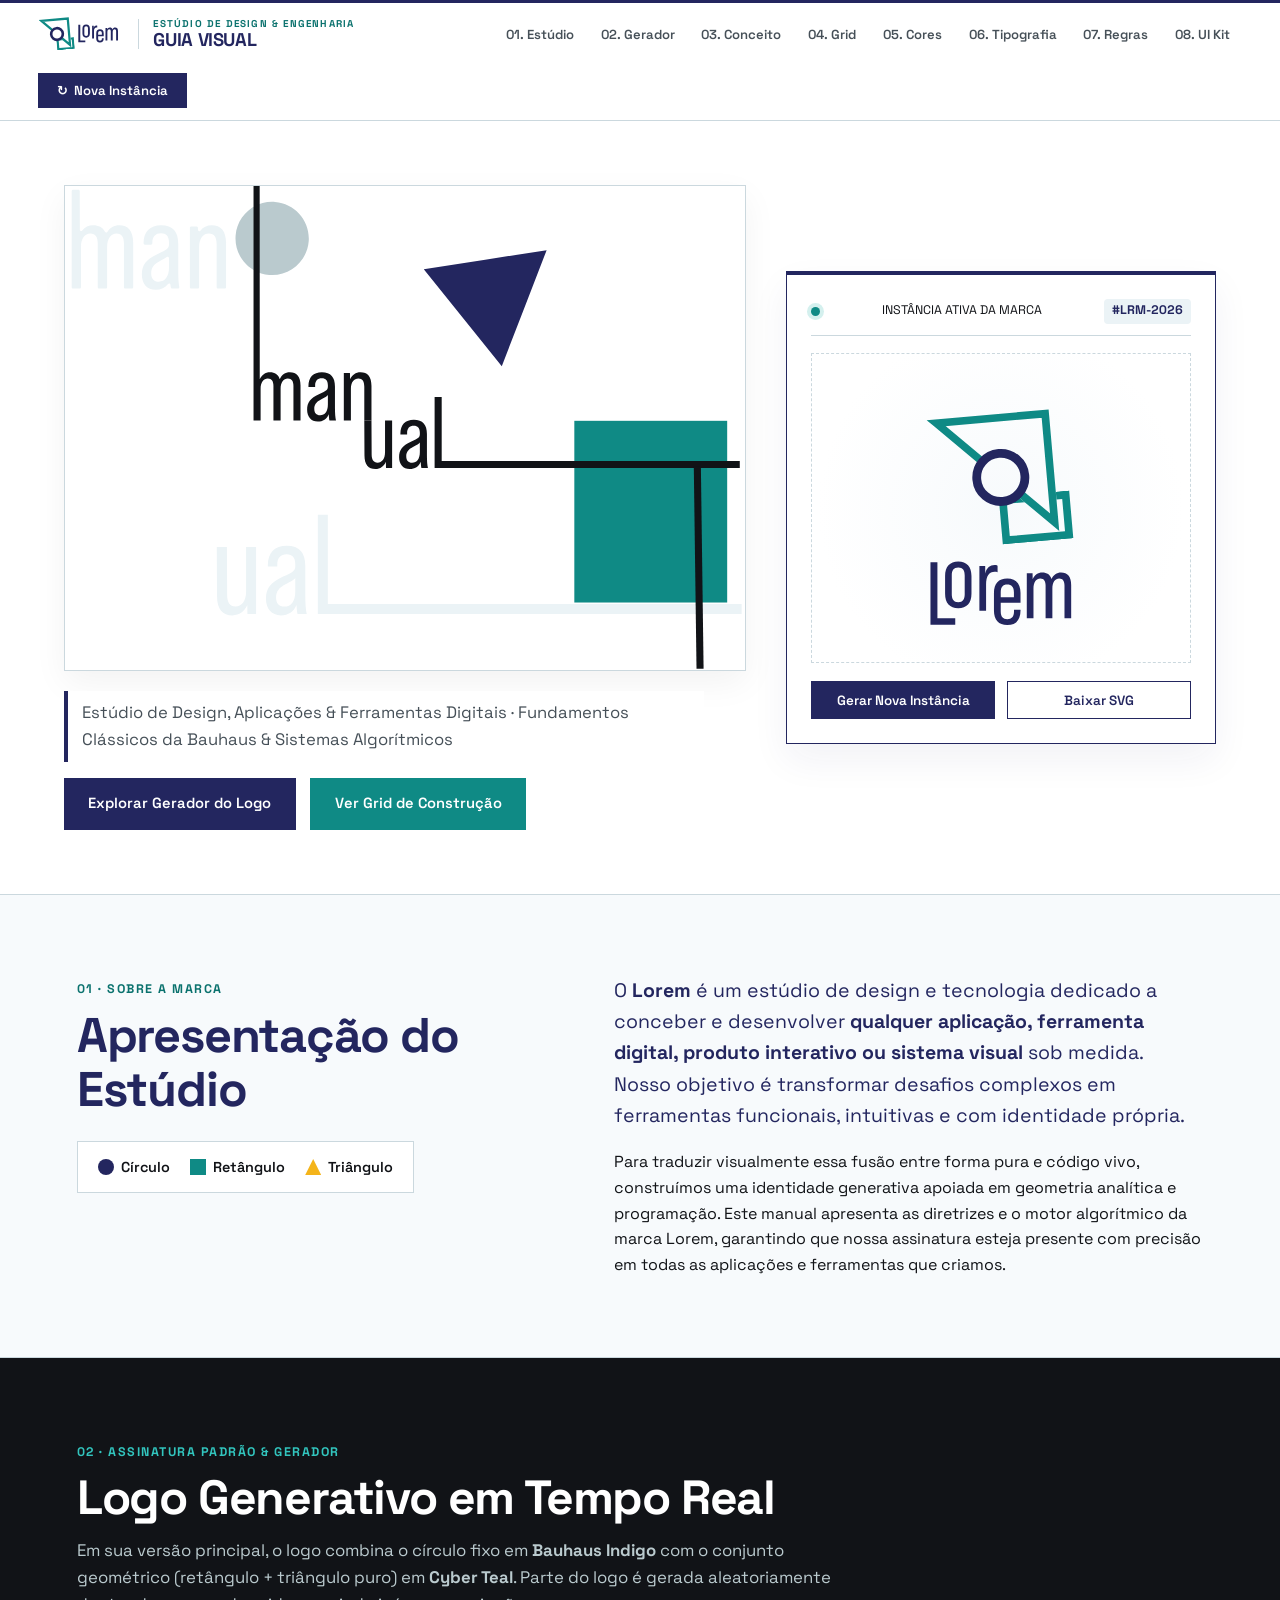
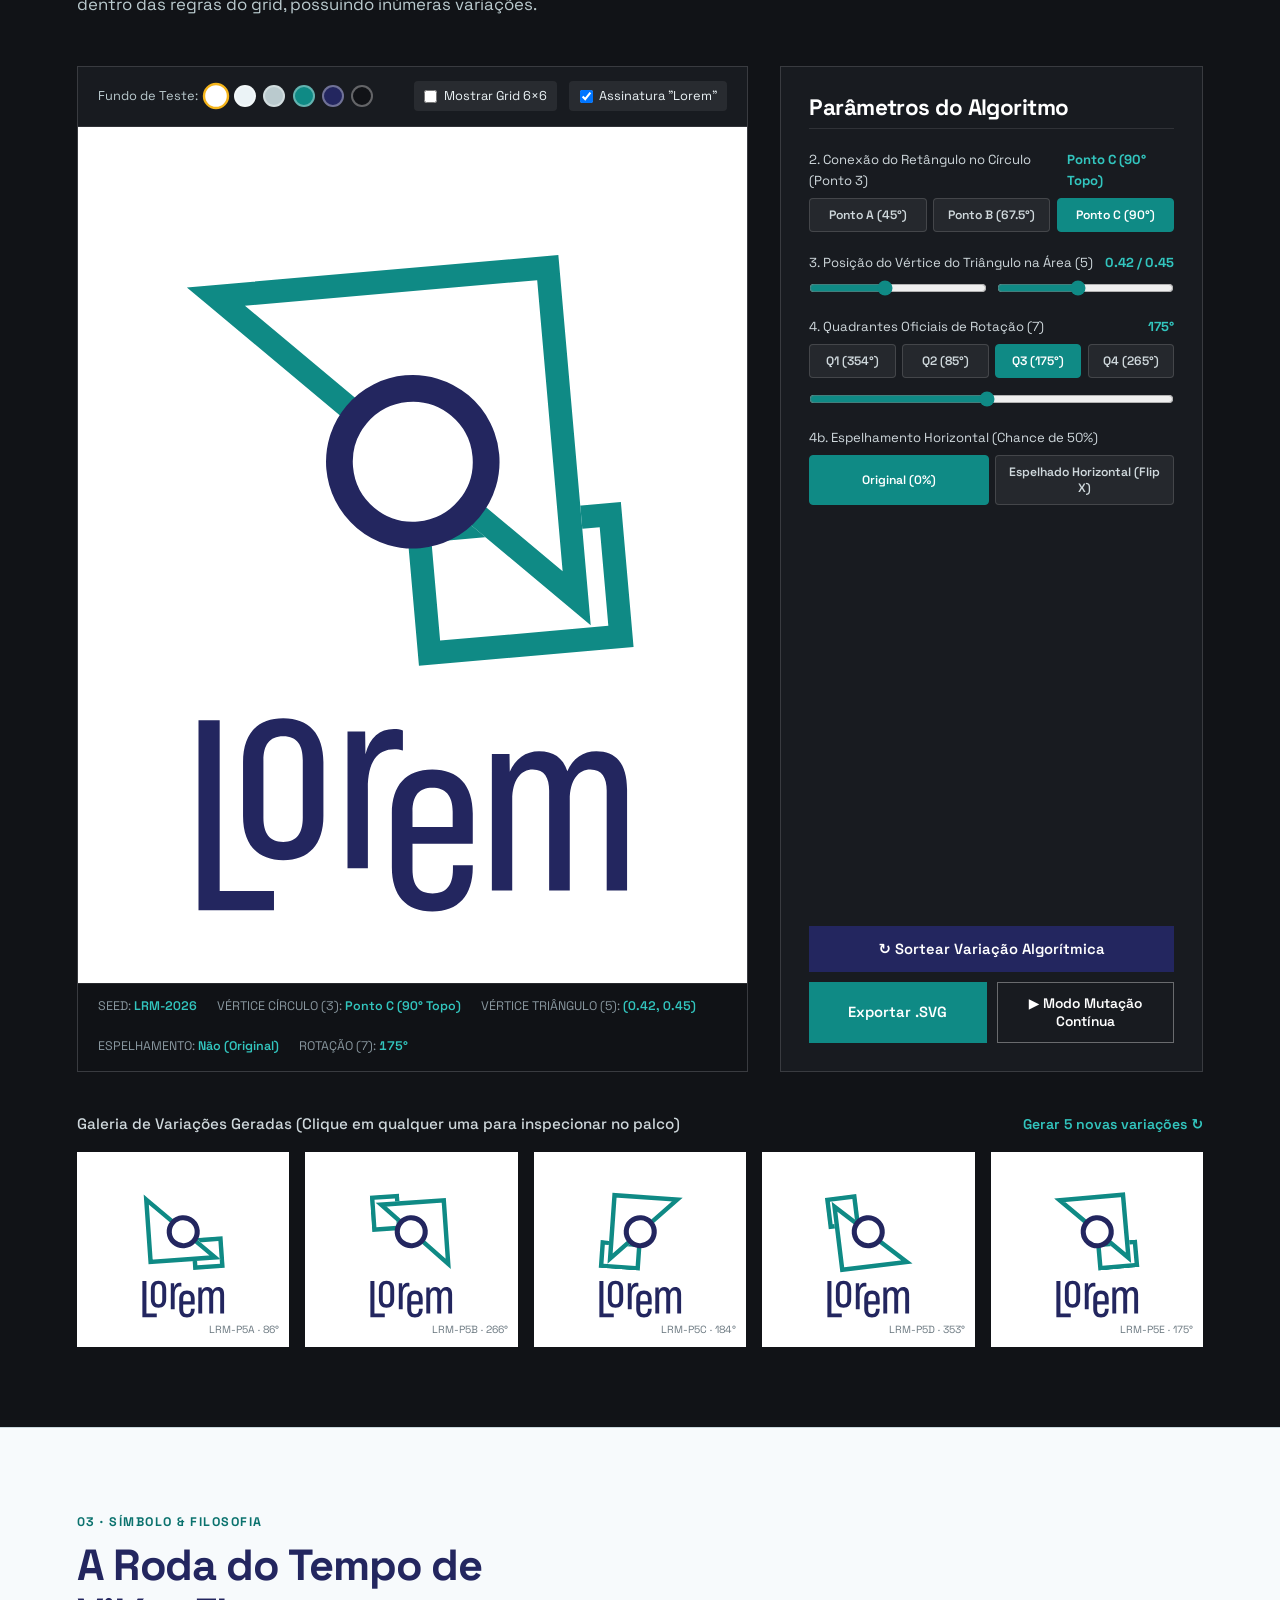
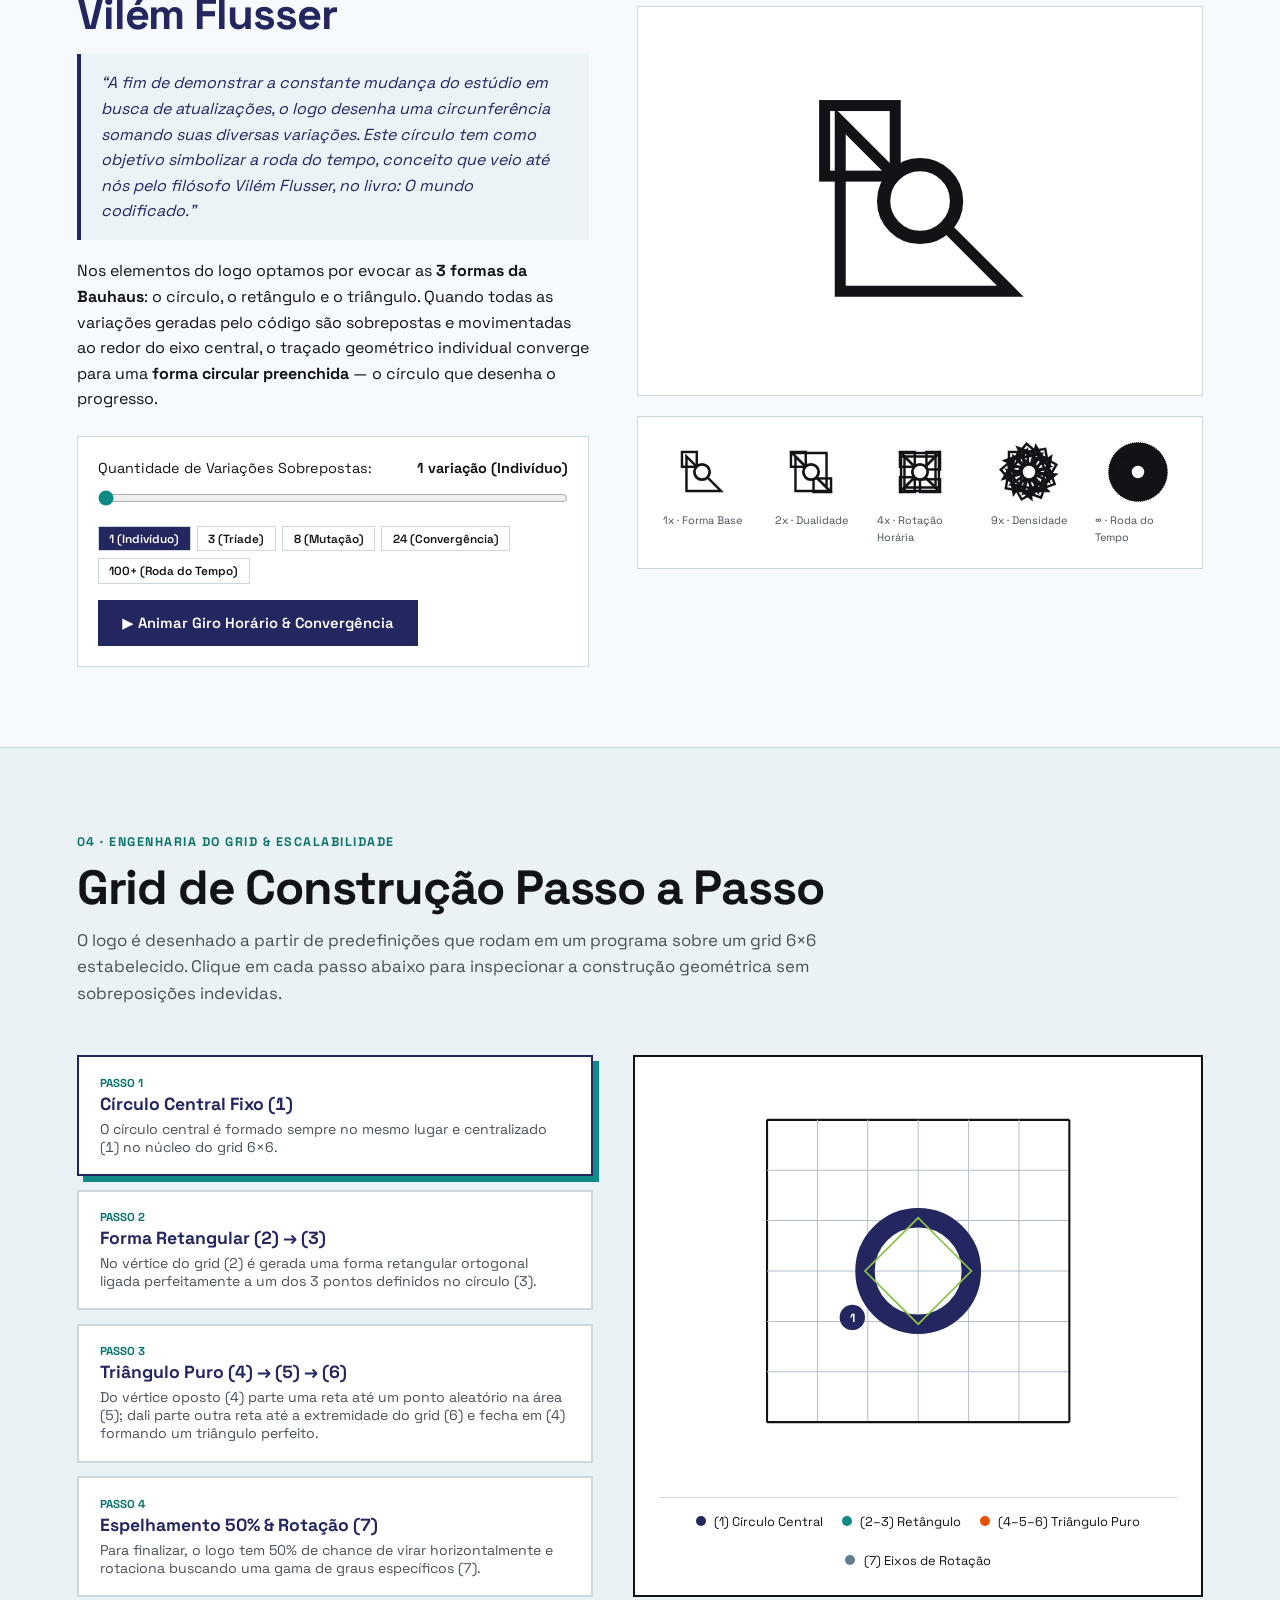
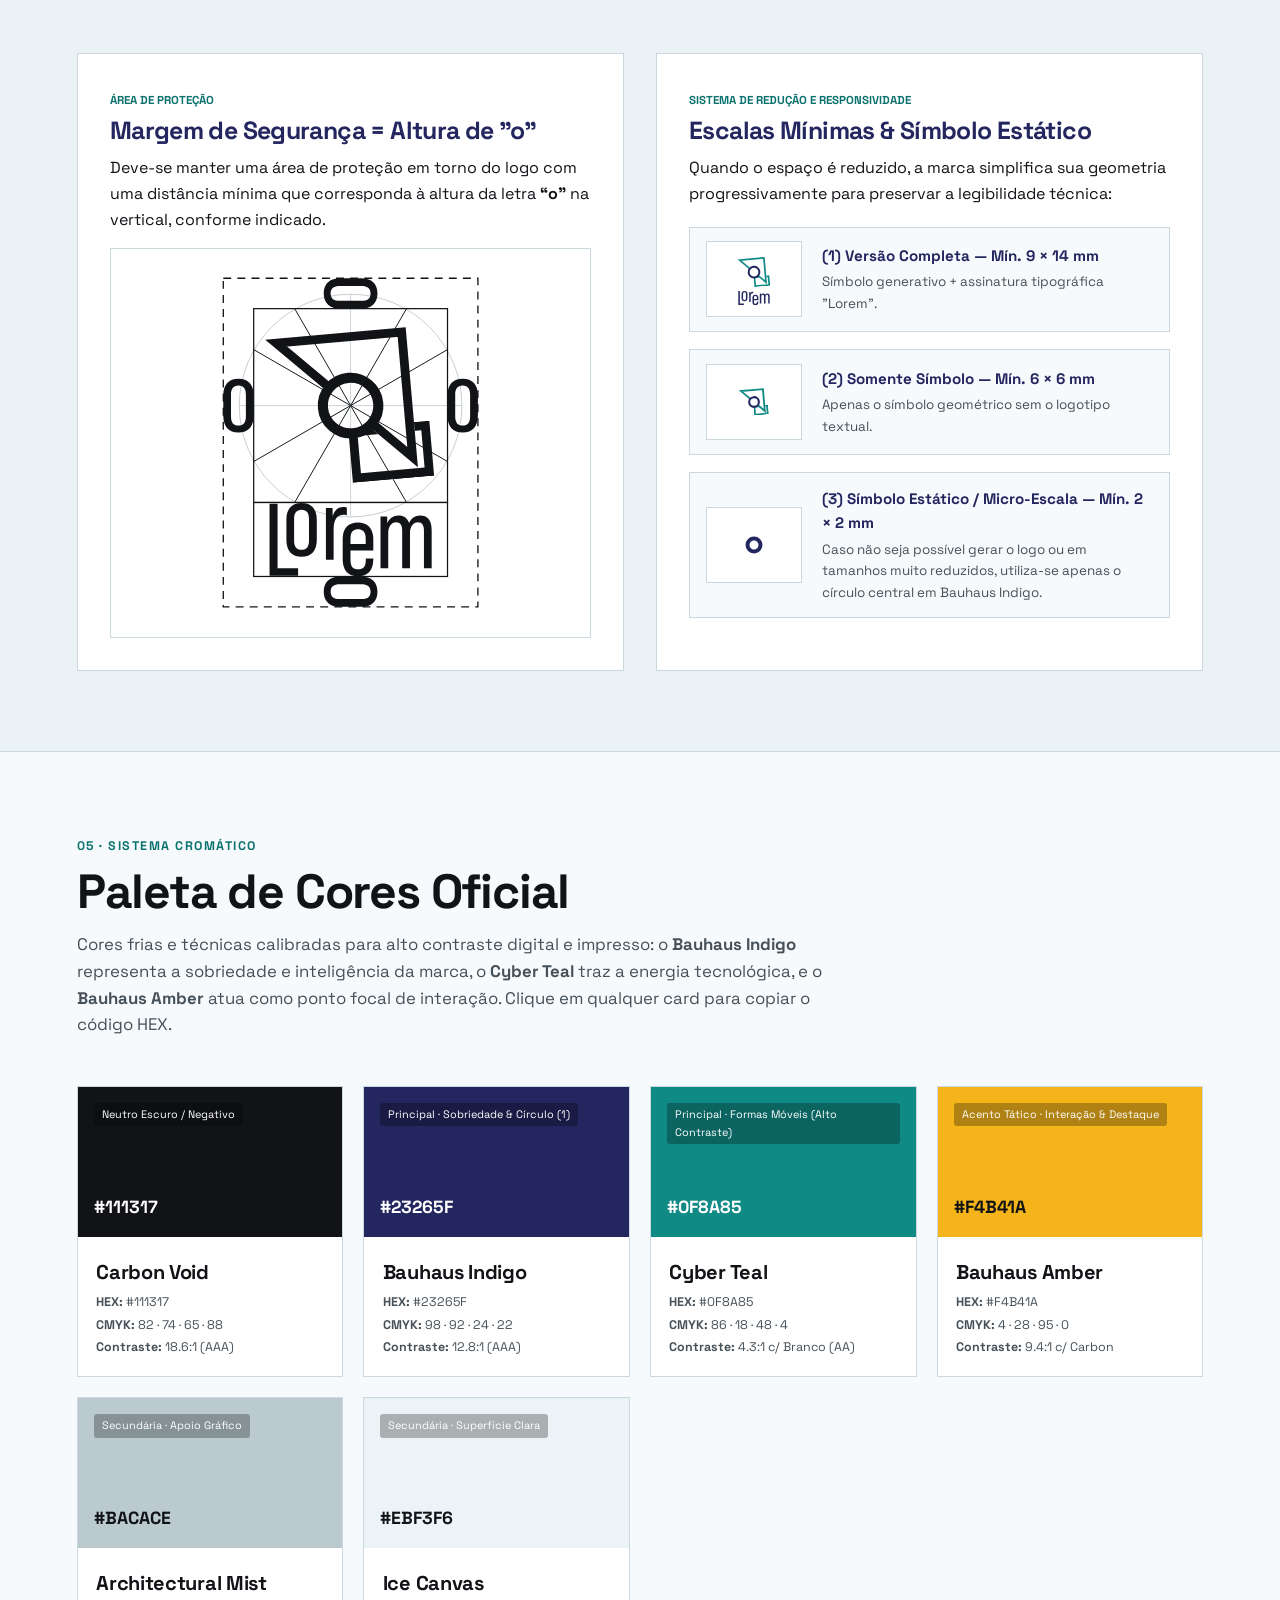
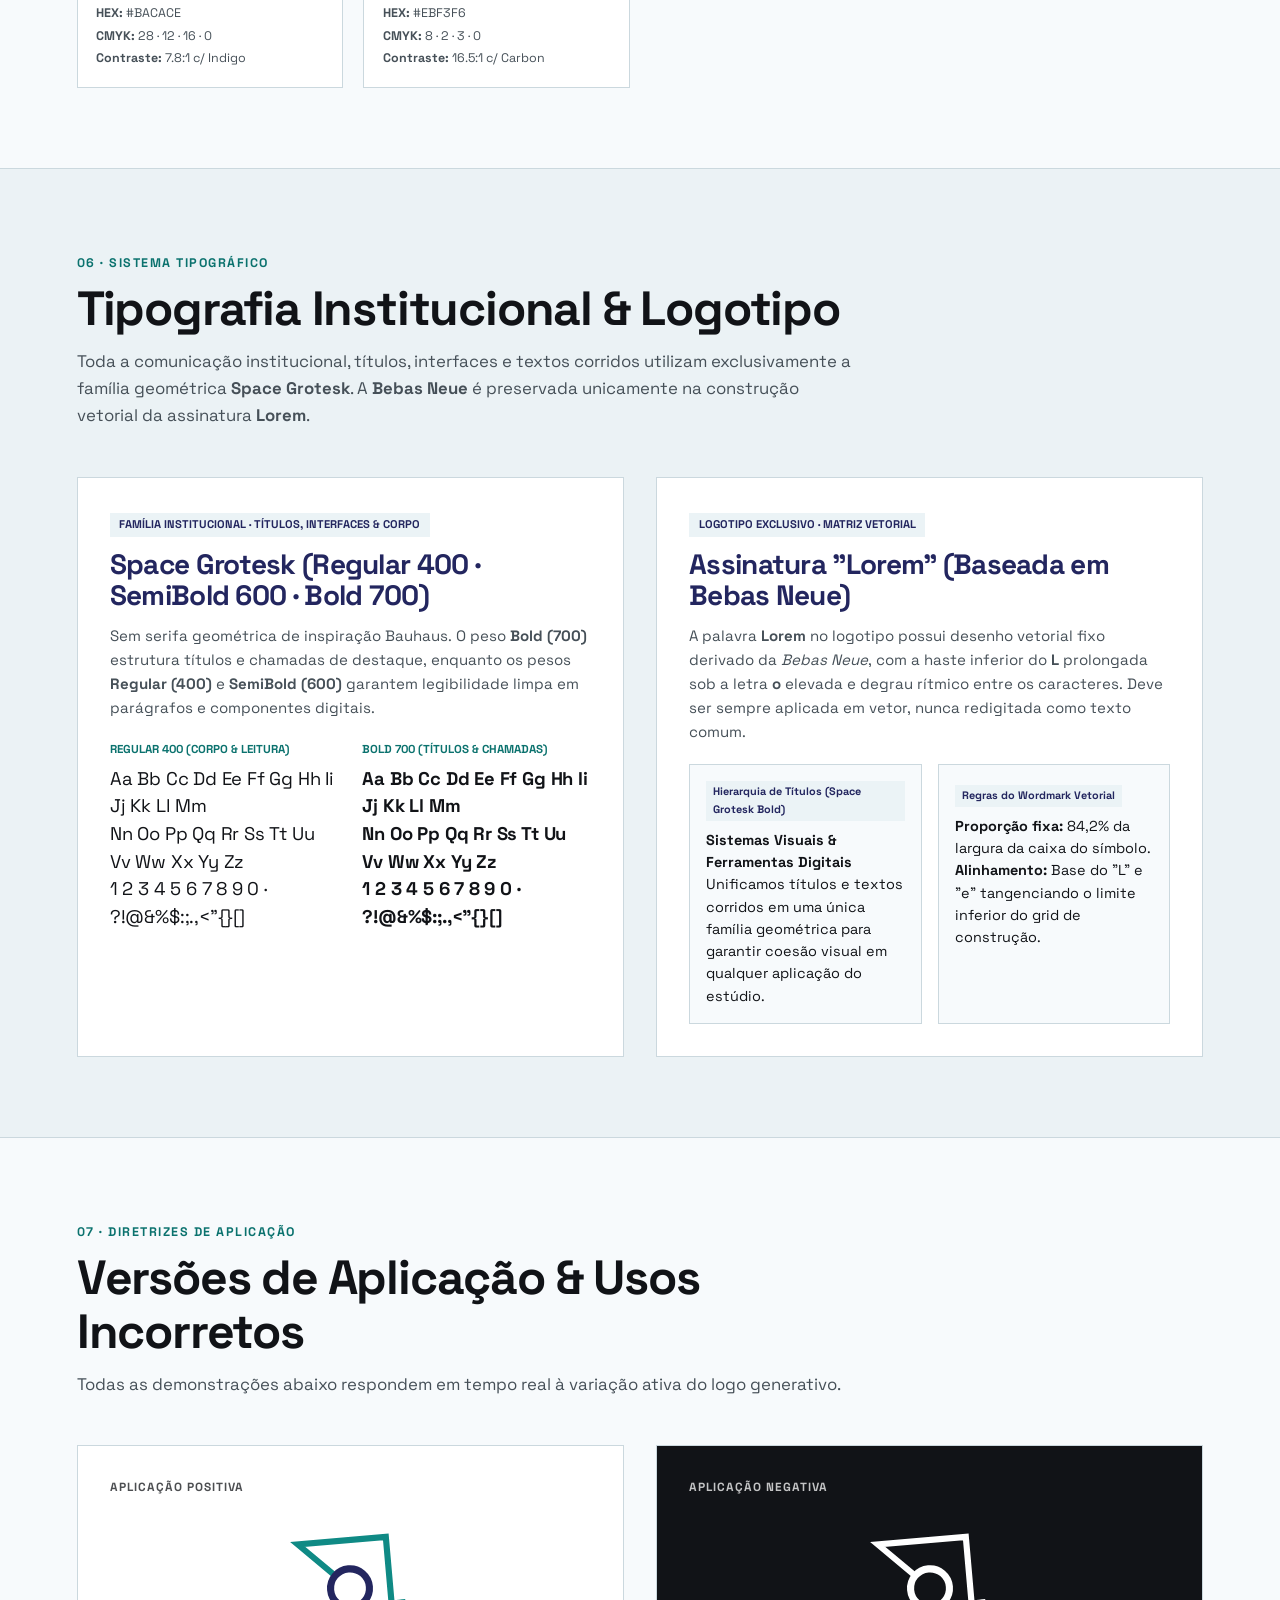
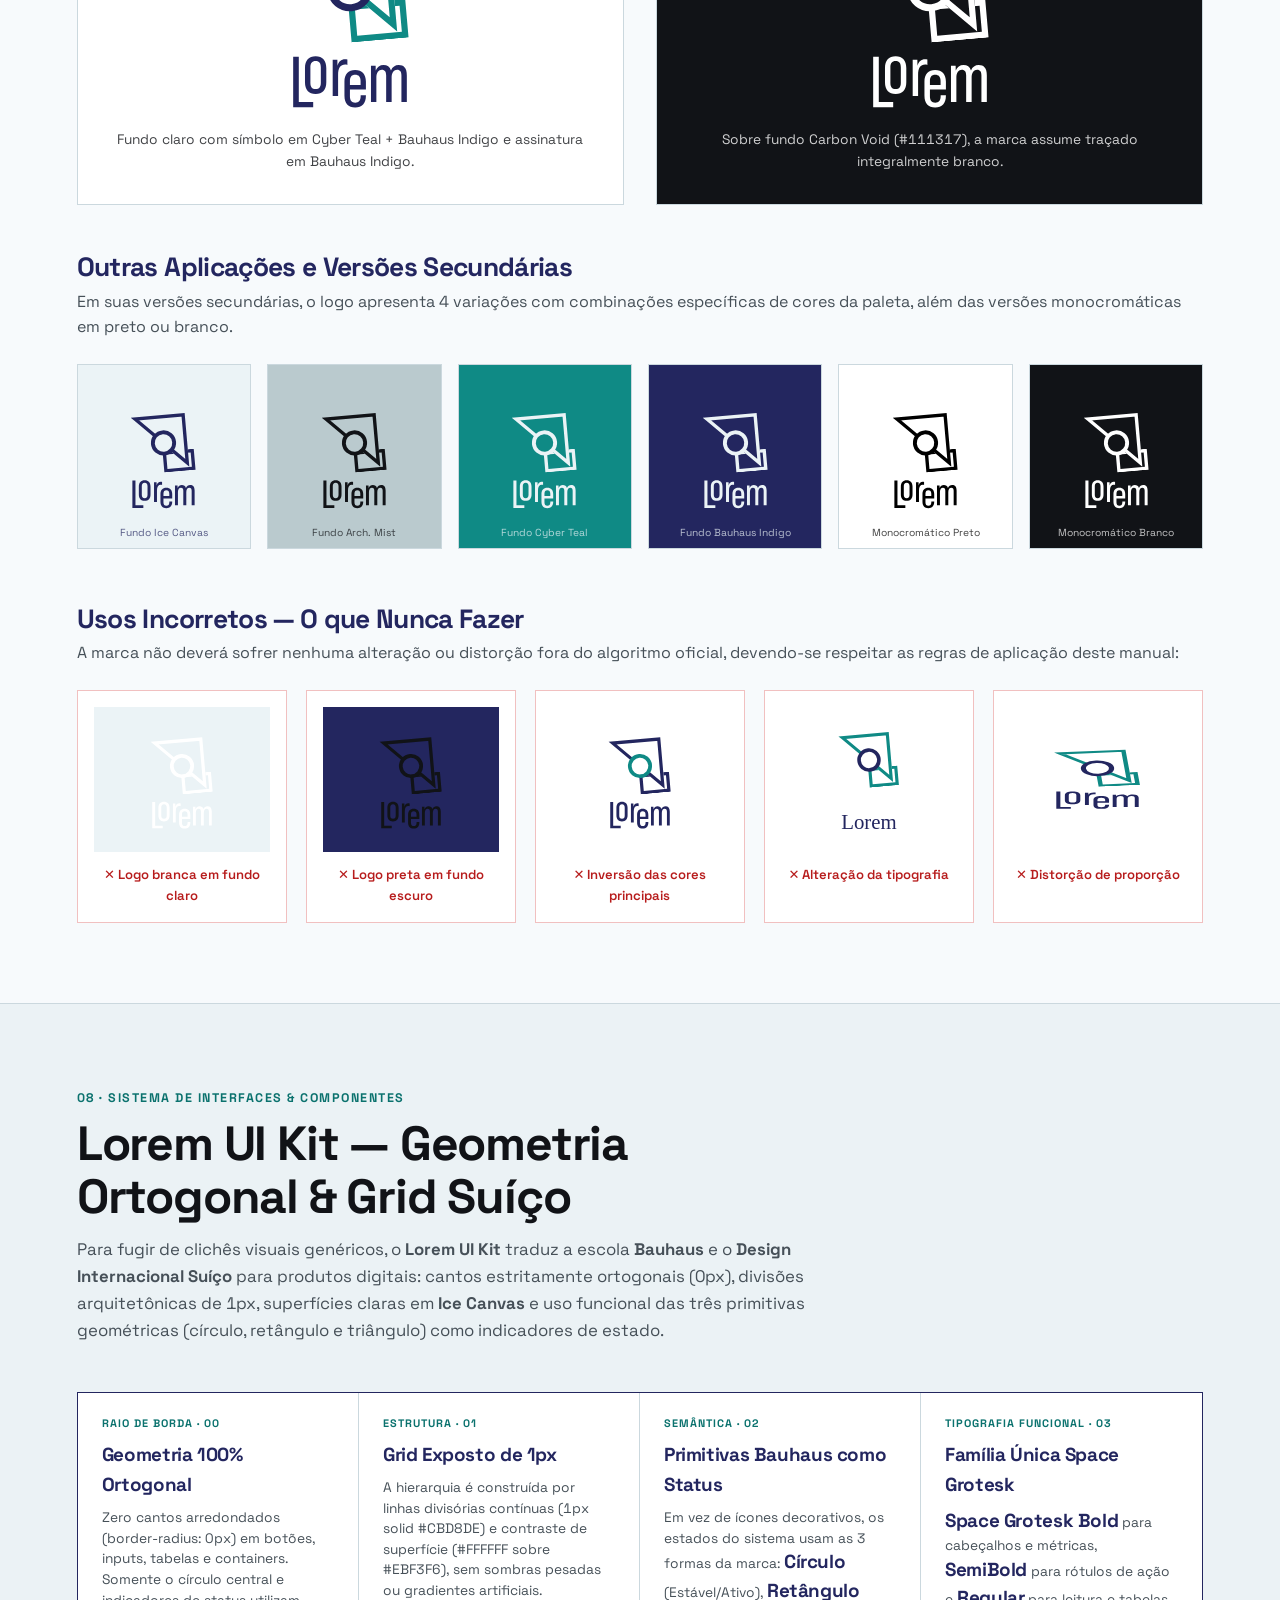
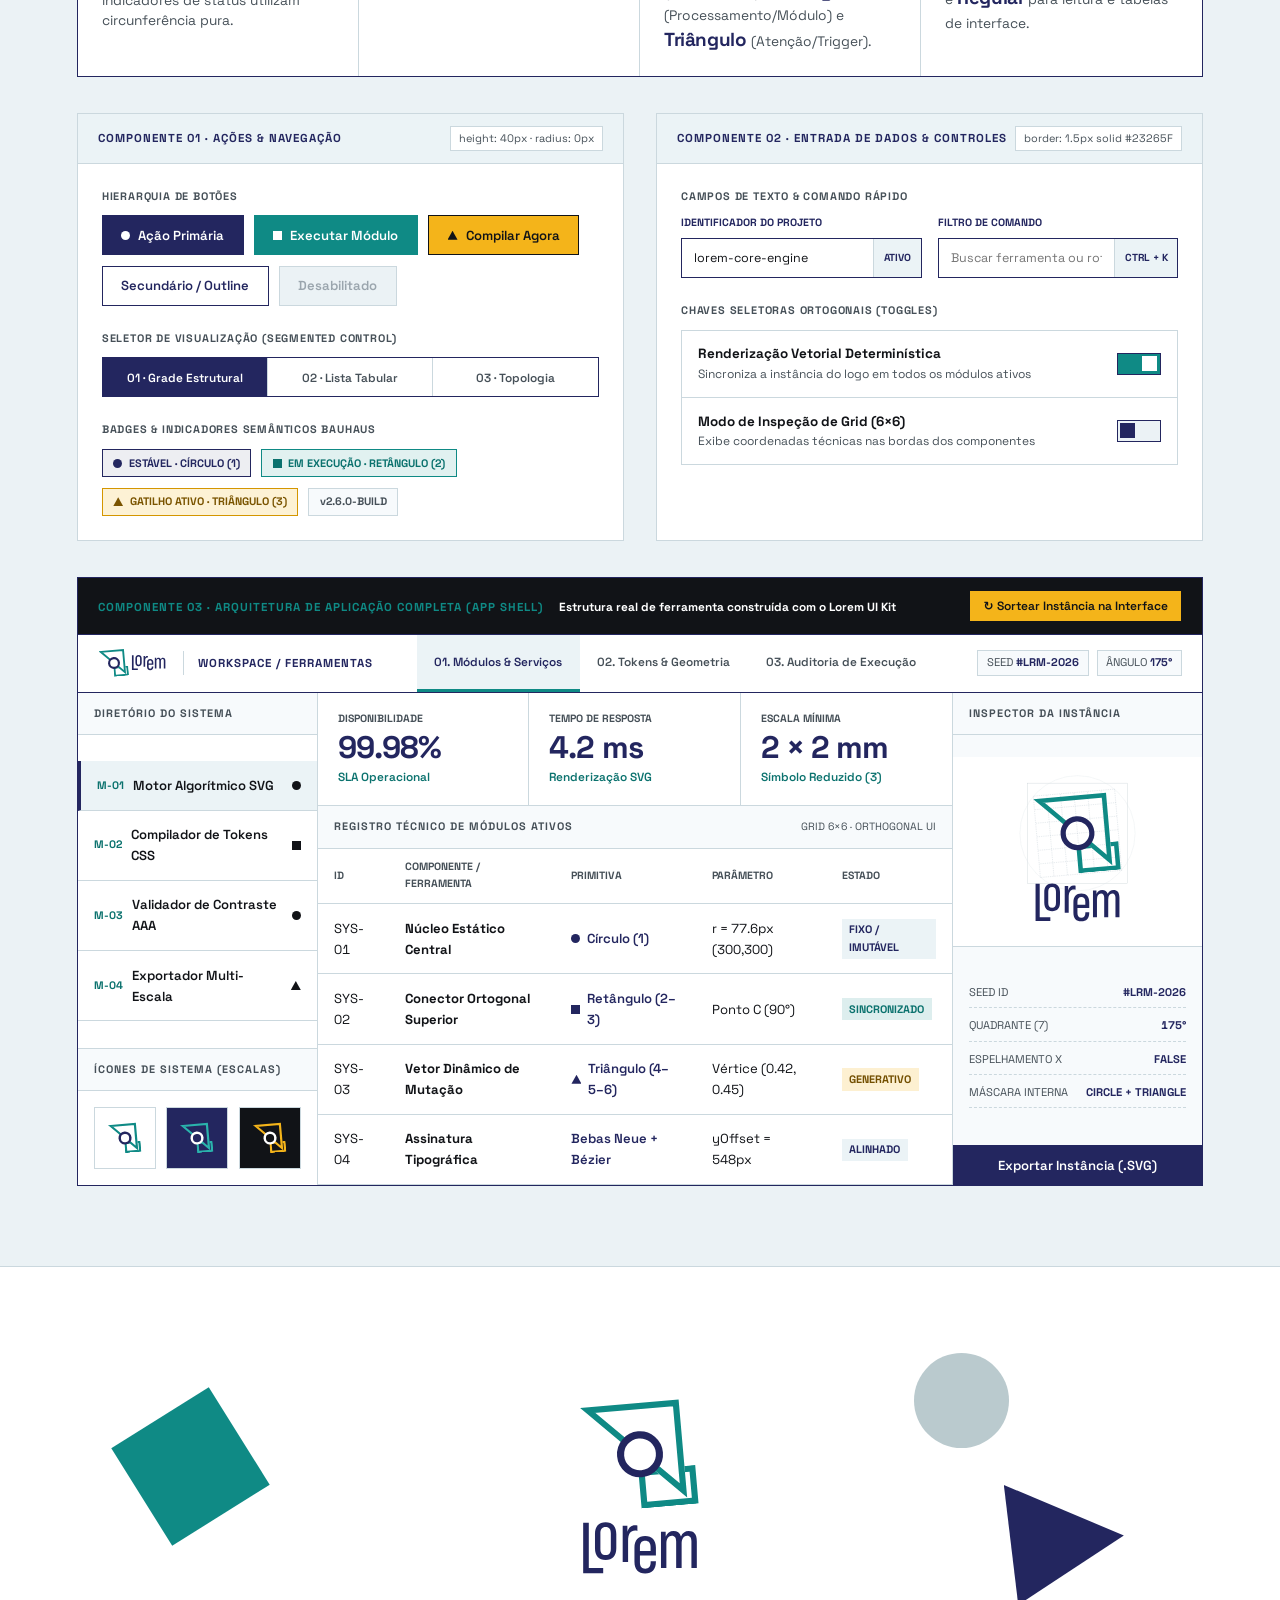
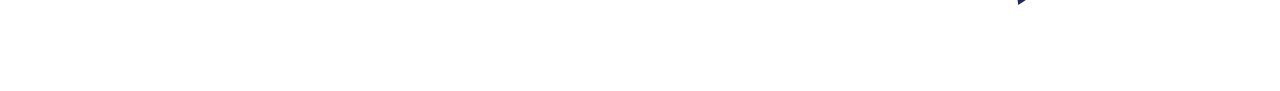
<file: index.html>
<!DOCTYPE html>
<html lang="pt-BR">
<head>
  <meta charset="UTF-8" />
  <meta name="viewport" content="width=device-width, initial-scale=1.0" />
  <title>Lorem Studio Guia Visual</title>
  <link rel="preconnect" href="https://fonts.googleapis.com">
  <link rel="preconnect" href="https://fonts.gstatic.com" crossorigin>
  <link href="https://fonts.googleapis.com/css2?family=Space+Grotesk:wght@400;500;600;700&display=swap" rel="stylesheet">
  <link rel="stylesheet" href="styles.css" />
</head>
<body>

  <!-- BARRA SUPERIOR DE NAVEGAÇÃO (PALETA CLARA · SWISS BAUHAUS GRID) -->
  <header class="art-direction-bar">
    <div class="bar-brand" id="bar-brand-trigger" title="Clique para sortear uma nova instância do logo">
      <div id="nav-mini-logo" class="nav-mini-logo"></div>
      <div class="bar-divider"></div>
      <div class="bar-titles">
        <span class="bar-tag">ESTÚDIO DE DESIGN &amp; ENGENHARIA</span>
        <strong>GUIA VISUAL</strong>
      </div>
    </div>

    <nav class="bar-nav">
      <a href="#apresentacao">01. Estúdio</a>
      <a href="#motor-generativo">02. Gerador</a>
      <a href="#flusser">03. Conceito</a>
      <a href="#grid-construcao">04. Grid</a>
      <a href="#cores">05. Cores</a>
      <a href="#tipografia">06. Tipografia</a>
      <a href="#aplicacoes">07. Regras</a>
      <a href="#ui-kit">08. UI Kit</a>
    </nav>

    <div class="bar-switches">
      <button id="btn-global-regenerate" class="cta-regenerate">
        <span class="icon-spin">↻</span> Nova Instância
      </button>
    </div>
  </header>

  <!-- HERO: CAPA GEOMÉTRICA BAUHAUS INTERATIVA (VETOR OFICIAL PÁGINA 1 DE LOREM2.AI) -->
  <section class="hero-cover" id="topo">
    <div class="hero-geometric-stage" id="hero-stage">
      <div id="hero-cover-svg-holder" class="hero-cover-svg-holder" aria-label="Capa Manual de Identidade Visual Lorem"></div>

      <div class="hero-bottom-caption">
        <p class="hero-subtitle">
          Estúdio de Design, Aplicações &amp; Ferramentas Digitais · Fundamentos Clássicos da Bauhaus &amp; Sistemas Algorítmicos
        </p>
        <div class="hero-actions">
          <a href="#motor-generativo" class="btn-primary">Explorar Gerador do Logo</a>
          <a href="#grid-construcao" class="btn-secondary">Ver Grid de Construção</a>
        </div>
      </div>
    </div>

    <div class="hero-live-card">
      <div class="live-card-header">
        <span class="status-dot"></span>
        <span class="mono-label">INSTÂNCIA ATIVA DA MARCA</span>
        <span id="hero-seed-label" class="mono-seed">#LRM-2026</span>
      </div>
      <div id="hero-logo-preview" class="hero-logo-box"></div>
      <div class="live-card-footer">
        <button id="btn-hero-new" class="btn-small">Gerar Nova Instância</button>
        <button id="btn-hero-svg" class="btn-small btn-outline">Baixar SVG</button>
      </div>
    </div>
  </section>

  <!-- 01. APRESENTAÇÃO (PÁG. 2) -->
  <section class="section-container" id="apresentacao">
    <div class="two-col-editorial">
      <div class="editorial-left">
        <span class="section-index">01 · SOBRE A MARCA</span>
        <h2>Apresentação do Estúdio</h2>
        <div class="bauhaus-primitives-badge">
          <span class="prim-item"><i class="prim-circle"></i> Círculo</span>
          <span class="prim-item"><i class="prim-rect"></i> Retângulo</span>
          <span class="prim-item"><i class="prim-tri"></i> Triângulo</span>
        </div>
      </div>
      <div class="editorial-right">
        <p class="lead-paragraph">
          O <strong>Lorem</strong> é um estúdio de design e tecnologia dedicado a conceber e desenvolver <strong>qualquer aplicação, ferramenta digital, produto interativo ou sistema visual</strong> sob medida. Nosso objetivo é transformar desafios complexos em ferramentas funcionais, intuitivas e com identidade própria.
        </p>
        <p>
          Para traduzir visualmente essa fusão entre forma pura e código vivo, construímos uma identidade generativa apoiada em geometria analítica e programação. Este manual apresenta as diretrizes e o motor algorítmico da marca Lorem, garantindo que nossa assinatura esteja presente com precisão em todas as aplicações e ferramentas que criamos.
        </p>
      </div>
    </div>
  </section>

  <!-- 02. MOTOR GENERATIVO INTERATIVO (Pág. 5 - Assinatura Padrão) -->
  <section class="section-container dark-surface" id="motor-generativo">
    <div class="section-header">
      <span class="section-index">02 · ASSINATURA PADRÃO & GERADOR</span>
      <h2>Logo Generativo em Tempo Real</h2>
      <p>Em sua versão principal, o logo combina o círculo fixo em <strong>Bauhaus Indigo</strong> com o conjunto geométrico (retângulo + triângulo puro) em <strong>Cyber Teal</strong>. Parte do logo é gerada aleatoriamente dentro das regras do grid, possuindo inúmeras variações.</p>
    </div>

    <div class="generator-workspace">
      <!-- Palco Principal do Logo -->
      <div class="generator-stage-card">
        <div class="stage-toolbar">
          <div class="stage-bg-selector">
            <span>Fundo de Teste:</span>
            <button class="bg-swatch active" data-stage-bg="#FFFFFF" style="background:#FFFFFF" title="Branco Puro"></button>
            <button class="bg-swatch" data-stage-bg="#EBF3F6" style="background:#EBF3F6" title="Ice Canvas (Cool Mint)"></button>
            <button class="bg-swatch" data-stage-bg="#BACACE" style="background:#BACACE" title="Architectural Mist (Pastel Blue)"></button>
            <button class="bg-swatch" data-stage-bg="#0F8A85" style="background:#0F8A85" title="Cyber Teal (Dark Cyan)"></button>
            <button class="bg-swatch" data-stage-bg="#23265F" style="background:#23265F" title="Bauhaus Indigo (Midnight Blue)"></button>
            <button class="bg-swatch" data-stage-bg="#111317" style="background:#111317" title="Carbon Void (Eerie Black)"></button>
          </div>
          <div class="stage-toggles">
            <label class="checkbox-pill">
              <input type="checkbox" id="chk-show-grid" />
              <span>Mostrar Grid 6×6</span>
            </label>
            <label class="checkbox-pill">
              <input type="checkbox" id="chk-show-wordmark" checked />
              <span>Assinatura "Lorem"</span>
            </label>
          </div>
        </div>

        <div id="main-generator-canvas" class="main-generator-canvas">
          <!-- SVG renderizado via JS -->
        </div>

        <div class="stage-metadata-bar">
          <div><span class="meta-key">SEED:</span> <code id="meta-seed">LRM-2026</code></div>
          <div><span class="meta-key">VÉRTICE CÍRCULO (3):</span> <code id="meta-anchor">Ponto A (Superior)</code></div>
          <div><span class="meta-key">VÉRTICE TRIÂNGULO (5):</span> <code id="meta-p5">(0.52, 0.44)</code></div>
          <div><span class="meta-key">ESPELHAMENTO:</span> <code id="meta-flip">Não</code></div>
          <div><span class="meta-key">ROTAÇÃO (7):</span> <code id="meta-angle">0°</code></div>
        </div>
      </div>

      <!-- Controles Algorítmicos -->
      <div class="generator-controls-card">
        <h3>Parâmetros do Algoritmo</h3>

        <div class="control-group">
          <label>
            <span>2. Conexão do Retângulo no Círculo (Ponto 3)</span>
            <strong id="lbl-anchor-val">Ponto C (90° Topo)</strong>
          </label>
          <div class="segmented-control" id="ctrl-anchor">
            <button class="seg-btn" data-anchor="0">Ponto A (45°)</button>
            <button class="seg-btn" data-anchor="1">Ponto B (67.5°)</button>
            <button class="seg-btn active" data-anchor="2">Ponto C (90°)</button>
          </div>
        </div>

        <div class="control-group">
          <label for="rng-p5x">
            <span>3. Posição do Vértice do Triângulo na Área (5)</span>
            <strong id="lbl-p5-val">0.42 / 0.45</strong>
          </label>
          <div class="dual-sliders">
            <input type="range" id="rng-p5x" min="0" max="100" value="42" />
            <input type="range" id="rng-p5y" min="0" max="100" value="45" />
          </div>
        </div>

        <div class="control-group">
          <label for="rng-rotation">
            <span>4. Quadrantes Oficiais de Rotação (7)</span>
            <strong id="lbl-rot-val">175°</strong>
          </label>
          <div class="segmented-control" id="ctrl-rot-sectors" style="margin-bottom:0.35rem;">
            <button class="seg-btn" data-sector-angle="354">Q1 (354°)</button>
            <button class="seg-btn" data-sector-angle="85">Q2 (85°)</button>
            <button class="seg-btn active" data-sector-angle="175">Q3 (175°)</button>
            <button class="seg-btn" data-sector-angle="265">Q4 (265°)</button>
          </div>
          <input type="range" id="rng-rotation" min="0" max="360" value="175" title="Ajusta automaticamente para os quadrantes válidos (7) do manual" />
        </div>

        <div class="control-group">
          <label>
            <span>4b. Espelhamento Horizontal (Chance de 50%)</span>
          </label>
          <div class="segmented-control" id="ctrl-flip">
            <button class="seg-btn active" data-flip="false">Original (0%)</button>
            <button class="seg-btn" data-flip="true">Espelhado Horizontal (Flip X)</button>
          </div>
        </div>

        <div class="control-actions">
          <button id="btn-random-logo" class="btn-primary full-width">
            ↻ Sortear Variação Algorítmica
          </button>
          <div class="btn-row-2">
            <button id="btn-export-svg" class="btn-secondary">Exportar .SVG</button>
            <button id="btn-auto-cycle" class="btn-outline-light">▶ Modo Mutação Contínua</button>
          </div>
        </div>
      </div>
    </div>

    <!-- Galeria das 5 Variações da Página 5 -->
    <div class="variations-strip-wrapper">
      <div class="strip-header">
        <h4>Galeria de Variações Geradas (Clique em qualquer uma para inspecionar no palco)</h4>
        <button id="btn-refresh-strip" class="btn-text">Gerar 5 novas variações ↻</button>
      </div>
      <div id="signature-variations-strip" class="signature-variations-strip">
        <!-- 5 cards gerados dinamicamente -->
      </div>
    </div>
  </section>

  <!-- 03. CONCEITO VILÉM FLUSSER — RODA DO TEMPO (Pág. 4) -->
  <section class="section-container" id="flusser">
    <div class="two-col-flusser">
      <div class="flusser-narrative">
        <span class="section-index">03 · SÍMBOLO & FILOSOFIA</span>
        <h2>A Roda do Tempo de Vilém Flusser</h2>
        <blockquote>
          “A fim de demonstrar a constante mudança do estúdio em busca de atualizações, o logo desenha uma circunferência somando suas diversas variações. Este círculo tem como objetivo simbolizar a roda do tempo, conceito que veio até nós pelo filósofo Vilém Flusser, no livro: <em>O mundo codificado</em>.”
        </blockquote>
        <p>
          Nos elementos do logo optamos por evocar as <strong>3 formas da Bauhaus</strong>: o círculo, o retângulo e o triângulo. Quando todas as variações geradas pelo código são sobrepostas e movimentadas ao redor do eixo central, o traçado geométrico individual converge para uma <strong>forma circular preenchida</strong> — o círculo que desenha o progresso.
        </p>

        <div class="flusser-controls">
          <label for="rng-flusser-count">
            <span>Quantidade de Variações Sobrepostas:</span>
            <strong id="lbl-flusser-count">1 variação</strong>
          </label>
          <input type="range" id="rng-flusser-count" min="1" max="120" value="1" />
          <div class="flusser-presets">
            <button class="chip-btn active" data-flusser-preset="1">1 (Indivíduo)</button>
            <button class="chip-btn" data-flusser-preset="3">3 (Tríade)</button>
            <button class="chip-btn" data-flusser-preset="8">8 (Mutação)</button>
            <button class="chip-btn" data-flusser-preset="24">24 (Convergência)</button>
            <button class="chip-btn" data-flusser-preset="100">100+ (Roda do Tempo)</button>
          </div>
          <button id="btn-flusser-animate" class="btn-primary" style="margin-top:1rem;">
            ▶ Animar Giro Horário &amp; Convergência
          </button>
        </div>
      </div>

      <div class="flusser-stage-wrapper">
        <div id="flusser-canvas" class="flusser-canvas"></div>
        <div id="flusser-5-stages" class="flusser-5-stages"></div>
      </div>
    </div>
  </section>

  <!-- 04. GRID DE CONSTRUÇÃO E ÁREA DE PROTEÇÃO (Págs. 6 e 7) -->
  <section class="section-container alt-surface" id="grid-construcao">
    <div class="section-header">
      <span class="section-index">04 · ENGENHARIA DO GRID & ESCALABILIDADE</span>
      <h2>Grid de Construção Passo a Passo</h2>
      <p>O logo é desenhado a partir de predefinições que rodam em um programa sobre um grid 6×6 estabelecido. Clique em cada passo abaixo para inspecionar a construção geométrica sem sobreposições indevidas.</p>
    </div>

    <div class="construction-explorer">
      <div class="steps-list">
        <button class="step-card active" data-build-step="1">
          <span class="step-num">PASSO 1</span>
          <h4>Círculo Central Fixo <code>(1)</code></h4>
          <p>O círculo central é formado sempre no mesmo lugar e centralizado <code>(1)</code> no núcleo do grid 6×6.</p>
        </button>
        <button class="step-card" data-build-step="2">
          <span class="step-num">PASSO 2</span>
          <h4>Forma Retangular <code>(2) → (3)</code></h4>
          <p>No vértice do grid <code>(2)</code> é gerada uma forma retangular ortogonal ligada perfeitamente a um dos 3 pontos definidos no círculo <code>(3)</code>.</p>
        </button>
        <button class="step-card" data-build-step="3">
          <span class="step-num">PASSO 3</span>
          <h4>Triângulo Puro <code>(4) → (5) → (6)</code></h4>
          <p>Do vértice oposto <code>(4)</code> parte uma reta até um ponto aleatório na área <code>(5)</code>; dali parte outra reta até a extremidade do grid <code>(6)</code> e fecha em <code>(4)</code> formando um triângulo perfeito.</p>
        </button>
        <button class="step-card" data-build-step="4">
          <span class="step-num">PASSO 4</span>
          <h4>Espelhamento 50% & Rotação <code>(7)</code></h4>
          <p>Para finalizar, o logo tem 50% de chance de virar horizontalmente e rotaciona buscando uma gama de graus específicos <code>(7)</code>.</p>
        </button>
      </div>

      <div class="step-diagram-panel">
        <div id="step-diagram-svg" class="step-diagram-svg"></div>
        <div class="step-legend">
          <span><i class="dot-legend" style="background:#23265F"></i> (1) Círculo Central</span>
          <span><i class="dot-legend" style="background:#0F8A85"></i> (2–3) Retângulo</span>
          <span><i class="dot-legend" style="background:#E65100"></i> (4–5–6) Triângulo Puro</span>
          <span><i class="dot-legend" style="background:#607D8B"></i> (7) Eixos de Rotação</span>
        </div>
      </div>
    </div>

    <!-- Área de Proteção e Redução (Página 7) -->
    <div class="protection-reduction-grid">
      <div class="prot-card">
        <span class="card-kicker">ÁREA DE PROTEÇÃO</span>
        <h3>Margem de Segurança = Altura de "o"</h3>
        <p>Deve-se manter uma área de proteção em torno do logo com uma distância mínima que corresponda à altura da letra <strong>“o”</strong> na vertical, conforme indicado.</p>
        <div id="protection-diagram" class="protection-diagram"></div>
      </div>

      <div class="prot-card">
        <span class="card-kicker">SISTEMA DE REDUÇÃO E RESPONSIVIDADE</span>
        <h3>Escalas Mínimas & Símbolo Estático</h3>
        <p>Quando o espaço é reduzido, a marca simplifica sua geometria progressivamente para preservar a legibilidade técnica:</p>

        <div class="reduction-showcase">
          <div class="red-item">
            <div id="red-preview-1" class="red-box"></div>
            <div class="red-info">
              <strong>(1) Versão Completa — Mín. 9 × 14 mm</strong>
              <span>Símbolo generativo + assinatura tipográfica "Lorem".</span>
            </div>
          </div>
          <div class="red-item">
            <div id="red-preview-2" class="red-box"></div>
            <div class="red-info">
              <strong>(2) Somente Símbolo — Mín. 6 × 6 mm</strong>
              <span>Apenas o símbolo geométrico sem o logotipo textual.</span>
            </div>
          </div>
          <div class="red-item">
            <div id="red-preview-3" class="red-box"></div>
            <div class="red-info">
              <strong>(3) Símbolo Estático / Micro-Escala — Mín. 2 × 2 mm</strong>
              <span>Caso não seja possível gerar o logo ou em tamanhos muito reduzidos, utiliza-se apenas o círculo central em Bauhaus Indigo.</span>
            </div>
          </div>
        </div>
      </div>
    </div>
  </section>

  <!-- 05. PALETA DE CORES -->
  <section class="section-container" id="cores">
    <div class="section-header">
      <span class="section-index">05 · SISTEMA CROMÁTICO</span>
      <h2>Paleta de Cores Oficial</h2>
      <p>
        Cores frias e técnicas calibradas para alto contraste digital e impresso: o <strong>Bauhaus Indigo</strong> representa a sobriedade e inteligência da marca, o <strong>Cyber Teal</strong> traz a energia tecnológica, e o <strong>Bauhaus Amber</strong> atua como ponto focal de interação. Clique em qualquer card para copiar o código HEX.
      </p>
    </div>

    <div id="color-swatches-container" class="color-swatches-grid"></div>
  </section>

  <!-- 06. TIPOGRAFIA -->
  <section class="section-container alt-surface" id="tipografia">
    <div class="section-header">
      <span class="section-index">06 · SISTEMA TIPOGRÁFICO</span>
      <h2>Tipografia Institucional &amp; Logotipo</h2>
      <p>
        Toda a comunicação institucional, títulos, interfaces e textos corridos utilizam exclusivamente a família geométrica <strong>Space Grotesk</strong>. A <strong>Bebas Neue</strong> é preservada unicamente na construção vetorial da assinatura <strong>Lorem</strong>.
      </p>
    </div>

    <div class="typography-showcase">
      <div class="type-specimen-card">
        <div class="specimen-badge">FAMÍLIA INSTITUCIONAL · TÍTULOS, INTERFACES &amp; CORPO</div>
        <h3>Space Grotesk (Regular 400 · SemiBold 600 · Bold 700)</h3>
        <p class="specimen-explanation">
          Sem serifa geométrica de inspiração Bauhaus. O peso <strong>Bold (700)</strong> estrutura títulos e chamadas de destaque, enquanto os pesos <strong>Regular (400)</strong> e <strong>SemiBold (600)</strong> garantem legibilidade limpa em parágrafos e componentes digitais.
        </p>
        <div class="alphabet-grid">
          <div>
            <span class="weight-tag">REGULAR 400 (CORPO &amp; LEITURA)</span>
            <p class="alpha-lines">
              Aa Bb Cc Dd Ee Ff Gg Hh Ii Jj Kk Ll Mm<br>
              Nn Oo Pp Qq Rr Ss Tt Uu Vv Ww Xx Yy Zz<br>
              1 2 3 4 5 6 7 8 9 0 · ?!@&amp;%$:;.,&lt;”{}[]
            </p>
          </div>
          <div>
            <span class="weight-tag">BOLD 700 (TÍTULOS &amp; CHAMADAS)</span>
            <p class="alpha-lines bold-demo">
              Aa Bb Cc Dd Ee Ff Gg Hh Ii Jj Kk Ll Mm<br>
              Nn Oo Pp Qq Rr Ss Tt Uu Vv Ww Xx Yy Zz<br>
              1 2 3 4 5 6 7 8 9 0 · ?!@&amp;%$:;.,&lt;”{}[]
            </p>
          </div>
        </div>
      </div>

      <div class="type-specimen-card">
        <div class="specimen-badge">LOGOTIPO EXCLUSIVO · MATRIZ VETORIAL</div>
        <h3>Assinatura "Lorem" (Baseada em Bebas Neue)</h3>
        <p class="specimen-explanation">
          A palavra <strong>Lorem</strong> no logotipo possui desenho vetorial fixo derivado da <em>Bebas Neue</em>, com a haste inferior do <strong>L</strong> prolongada sob a letra <strong>o</strong> elevada e degrau rítmico entre os caracteres. Deve ser sempre aplicada em vetor, nunca redigitada como texto comum.
        </p>
        <div class="type-comparison-box">
          <div class="comp-col">
            <span class="comp-tag good">Hierarquia de Títulos (Space Grotesk Bold)</span>
            <p class="sample-grotesk-body">
              <strong>Sistemas Visuais &amp; Ferramentas Digitais</strong><br>
              Unificamos títulos e textos corridos em uma única família geométrica para garantir coesão visual em qualquer aplicação do estúdio.
            </p>
          </div>
          <div class="comp-col">
            <span class="comp-tag good">Regras do Wordmark Vetorial</span>
            <p class="sample-grotesk-body">
              <strong>Proporção fixa:</strong> 84,2% da largura da caixa do símbolo.<br>
              <strong>Alinhamento:</strong> Base do "L" e "e" tangenciando o limite inferior do grid de construção.
            </p>
          </div>
        </div>
      </div>
    </div>
  </section>

  <!-- 07. APLICAÇÕES POSITIVA, NEGATIVA, SECUNDÁRIAS E USOS INCORRETOS -->
  <section class="section-container" id="aplicacoes">
    <div class="section-header">
      <span class="section-index">07 · DIRETRIZES DE APLICAÇÃO</span>
      <h2>Versões de Aplicação & Usos Incorretos</h2>
      <p>Todas as demonstrações abaixo respondem em tempo real à variação ativa do logo generativo.</p>
    </div>

    <!-- Positiva e Negativa -->
    <div class="pos-neg-grid">
      <div class="app-card app-positive">
        <div class="app-card-label">APLICAÇÃO POSITIVA</div>
        <div id="app-pos-svg" class="app-svg-holder"></div>
        <p class="app-caption">Fundo claro com símbolo em Cyber Teal + Bauhaus Indigo e assinatura em Bauhaus Indigo.</p>
      </div>
      <div class="app-card app-negative">
        <div class="app-card-label">APLICAÇÃO NEGATIVA</div>
        <div id="app-neg-svg" class="app-svg-holder"></div>
        <p class="app-caption">Sobre fundo Carbon Void (<code>#111317</code>), a marca assume traçado integralmente branco.</p>
      </div>
    </div>

    <!-- 4 Variações Secundárias + 2 Monocromáticas -->
    <h3 class="sub-heading">Outras Aplicações e Versões Secundárias</h3>
    <p class="sub-desc">Em suas versões secundárias, o logo apresenta 4 variações com combinações específicas de cores da paleta, além das versões monocromáticas em preto ou branco.</p>
    <div id="secondary-apps-grid" class="secondary-apps-grid"></div>

    <!-- Usos Incorretos -->
    <h3 class="sub-heading" style="margin-top:3.5rem;">Usos Incorretos — O que Nunca Fazer</h3>
    <p class="sub-desc">A marca não deverá sofrer nenhuma alteração ou distorção fora do algoritmo oficial, devendo-se respeitar as regras de aplicação deste manual:</p>
    <div id="misuse-grid" class="misuse-grid"></div>
  </section>

  <!-- 08. LOREM UI KIT & SISTEMA DE DESIGN PARA APLICAÇÕES -->
  <section class="section-container alt-surface" id="ui-kit">
    <div class="section-header">
      <span class="section-index">08 · SISTEMA DE INTERFACES &amp; COMPONENTES</span>
      <h2>Lorem UI Kit — Geometria Ortogonal &amp; Grid Suíço</h2>
      <p>
        Para fugir de clichês visuais genéricos, o <strong>Lorem UI Kit</strong> traduz a escola <strong>Bauhaus</strong> e o <strong>Design Internacional Suíço</strong> para produtos digitais: cantos estritamente ortogonais (<code>0px</code>), divisões arquitetônicas de <code>1px</code>, superfícies claras em <strong>Ice Canvas</strong> e uso funcional das três primitivas geométricas (círculo, retângulo e triângulo) como indicadores de estado.
      </p>
    </div>

    <!-- Especificação Técnica do UI Kit (4 Pilares) -->
    <div class="uikit-principles-strip">
      <div class="uikit-principle-cell">
        <span class="uikit-p-code">RAIO DE BORDA · 00</span>
        <strong>Geometria 100% Ortogonal</strong>
        <p>Zero cantos arredondados (<code>border-radius: 0px</code>) em botões, inputs, tabelas e containers. Somente o círculo central e indicadores de status utilizam circunferência pura.</p>
      </div>
      <div class="uikit-principle-cell">
        <span class="uikit-p-code">ESTRUTURA · 01</span>
        <strong>Grid Exposto de 1px</strong>
        <p>A hierarquia é construída por linhas divisórias contínuas (<code>1px solid #CBD8DE</code>) e contraste de superfície (<code>#FFFFFF</code> sobre <code>#EBF3F6</code>), sem sombras pesadas ou gradientes artificiais.</p>
      </div>
      <div class="uikit-principle-cell">
        <span class="uikit-p-code">SEMÂNTICA · 02</span>
        <strong>Primitivas Bauhaus como Status</strong>
        <p>Em vez de ícones decorativos, os estados do sistema usam as 3 formas da marca: <strong>Círculo</strong> (Estável/Ativo), <strong>Retângulo</strong> (Processamento/Módulo) e <strong>Triângulo</strong> (Atenção/Trigger).</p>
      </div>
      <div class="uikit-principle-cell">
        <span class="uikit-p-code">TIPOGRAFIA FUNCIONAL · 03</span>
        <strong>Família Única Space Grotesk</strong>
        <p><strong>Space Grotesk Bold</strong> para cabeçalhos e métricas, <strong>SemiBold</strong> para rótulos de ação e <strong>Regular</strong> para leitura e tabelas de interface.</p>
      </div>
    </div>

    <!-- Matriz de Componentes do UI Kit -->
    <div class="uikit-spec-grid">
      <!-- Bloco A: Botões, Ações e Segmented Controls -->
      <div class="uikit-panel">
        <div class="uikit-panel-header">
          <span class="uikit-panel-id">COMPONENTE 01 · AÇÕES &amp; NAVEGAÇÃO</span>
          <span class="uikit-token-tag">height: 40px · radius: 0px</span>
        </div>

        <div class="uikit-panel-body">
          <div class="uikit-subblock">
            <span class="uikit-label">HIERARQUIA DE BOTÕES</span>
            <div class="uikit-row-wrap">
              <button class="lk-btn lk-btn-primary">
                <span class="lk-shape-circle"></span> Ação Primária
              </button>
              <button class="lk-btn lk-btn-teal">
                <span class="lk-shape-rect"></span> Executar Módulo
              </button>
              <button class="lk-btn lk-btn-amber">
                <span class="lk-shape-tri"></span> Compilar Agora
              </button>
              <button class="lk-btn lk-btn-ghost">
                 Secundário / Outline
              </button>
              <button class="lk-btn lk-btn-disabled" disabled>
                Desabilitado
              </button>
            </div>
          </div>

          <div class="uikit-subblock">
            <span class="uikit-label">SELETOR DE VISUALIZAÇÃO (SEGMENTED CONTROL)</span>
            <div class="lk-segmented" id="uikit-demo-seg">
              <button class="lk-seg-item active" data-lk-seg="grid">01 · Grade Estrutural</button>
              <button class="lk-seg-item" data-lk-seg="lista">02 · Lista Tabular</button>
              <button class="lk-seg-item" data-lk-seg="grafo">03 · Topologia</button>
            </div>
          </div>

          <div class="uikit-subblock">
            <span class="uikit-label">BADGES &amp; INDICADORES SEMÂNTICOS BAUHAUS</span>
            <div class="uikit-row-wrap">
              <span class="lk-badge lk-badge-indigo">
                <i class="lk-shape-circle"></i> ESTÁVEL · CÍRCULO (1)
              </span>
              <span class="lk-badge lk-badge-teal">
                <i class="lk-shape-rect"></i> EM EXECUÇÃO · RETÂNGULO (2)
              </span>
              <span class="lk-badge lk-badge-amber">
                <i class="lk-shape-tri"></i> GATILHO ATIVO · TRIÂNGULO (3)
              </span>
              <span class="lk-badge lk-badge-neutral">
                v2.6.0-BUILD
              </span>
            </div>
          </div>
        </div>
      </div>

      <!-- Bloco B: Inputs, Toggles Ortogonais e Parâmetros -->
      <div class="uikit-panel">
        <div class="uikit-panel-header">
          <span class="uikit-panel-id">COMPONENTE 02 · ENTRADA DE DADOS &amp; CONTROLES</span>
          <span class="uikit-token-tag">border: 1.5px solid #23265F</span>
        </div>

        <div class="uikit-panel-body">
          <div class="uikit-subblock">
            <span class="uikit-label">CAMPOS DE TEXTO &amp; COMANDO RÁPIDO</span>
            <div class="uikit-inputs-grid">
              <div class="lk-field">
                <label>IDENTIFICADOR DO PROJETO</label>
                <div class="lk-input-wrap">
                  <input type="text" class="lk-input" value="lorem-core-engine" spellcheck="false" />
                  <span class="lk-input-Suf">ATIVO</span>
                </div>
              </div>
              <div class="lk-field">
                <label>FILTRO DE COMANDO</label>
                <div class="lk-input-wrap">
                  <input type="text" class="lk-input" placeholder="Buscar ferramenta ou rota..." />
                  <kbd class="lk-kbd">CTRL + K</kbd>
                </div>
              </div>
            </div>
          </div>

          <div class="uikit-subblock">
            <span class="uikit-label">CHAVES SELETORAS ORTOGONAIS (TOGGLES)</span>
            <div class="lk-toggles-list">
              <label class="lk-toggle-row">
                <div class="lk-toggle-info">
                  <strong>Renderização Vetorial Determinística</strong>
                  <span>Sincroniza a instância do logo em todos os módulos ativos</span>
                </div>
                <input type="checkbox" class="lk-switch-input" checked />
                <span class="lk-switch-track"></span>
              </label>

              <label class="lk-toggle-row">
                <div class="lk-toggle-info">
                  <strong>Modo de Inspeção de Grid (6×6)</strong>
                  <span>Exibe coordenadas técnicas nas bordas dos componentes</span>
                </div>
                <input type="checkbox" class="lk-switch-input" id="uikit-chk-inspect" />
                <span class="lk-switch-track"></span>
              </label>
            </div>
          </div>
        </div>
      </div>
    </div>

    <!-- Aplicação Completa Construída com o UI Kit (Sem aspecto genérico) -->
    <div class="uikit-app-showcase" id="uikit-app-showcase">
      <div class="uikit-panel-header dark-bar">
        <div>
          <span class="uikit-panel-id" style="color:var(--c-cyan);">COMPONENTE 03 · ARQUITETURA DE APLICAÇÃO COMPLETA (APP SHELL)</span>
          <strong style="margin-left:0.75rem; font-family:var(--font-mono); font-size:0.74rem; color:#FFFFFF;">Estrutura real de ferramenta construída com o Lorem UI Kit</strong>
        </div>
        <button id="btn-regenerate-mockups" class="lk-btn lk-btn-amber" style="height:32px; padding:0 0.85rem; font-size:0.75rem;">
          ↻ Sortear Instância na Interface
        </button>
      </div>

      <!-- Barra de Topo da Aplicação (App Header) -->
      <div class="lk-app-shell">
        <header class="lk-app-topbar">
          <div class="lk-app-brand">
            <div id="uikit-shell-logo" class="lk-app-logo"></div>
            <div class="lk-app-divider"></div>
            <span class="lk-app-product-name">WORKSPACE / FERRAMENTAS</span>
          </div>

          <div class="lk-app-tabs" id="uikit-shell-tabs">
            <button class="lk-tab active" data-shell-view="modulos">01. Módulos &amp; Serviços</button>
            <button class="lk-tab" data-shell-view="tokens">02. Tokens &amp; Geometria</button>
            <button class="lk-tab" data-shell-view="logs">03. Auditoria de Execução</button>
          </div>

          <div class="lk-app-meta">
            <span class="lk-meta-pill">SEED <strong id="uikit-shell-seed">#LRM-2026</strong></span>
            <span class="lk-meta-pill">ÂNGULO <strong id="uikit-shell-angle">175°</strong></span>
          </div>
        </header>

        <!-- Corpo em Grid Arquitetônico (3 Colunas Sem Espaçamento Solto) -->
        <div class="lk-app-grid">
          <!-- Coluna 1: Índice de Módulos -->
          <aside class="lk-app-sidebar">
            <div class="lk-cell-title">DIRETÓRIO DO SISTEMA</div>
            <ul class="lk-nav-list">
              <li class="active">
                <span class="lk-nav-code">M-01</span>
                <strong>Motor Algorítmico SVG</strong>
                <i class="lk-shape-circle"></i>
              </li>
              <li>
                <span class="lk-nav-code">M-02</span>
                <strong>Compilador de Tokens CSS</strong>
                <i class="lk-shape-rect"></i>
              </li>
              <li>
                <span class="lk-nav-code">M-03</span>
                <strong>Validador de Contraste AAA</strong>
                <i class="lk-shape-circle"></i>
              </li>
              <li>
                <span class="lk-nav-code">M-04</span>
                <strong>Exportador Multi-Escala</strong>
                <i class="lk-shape-tri"></i>
              </li>
            </ul>

            <div class="lk-sidebar-icons-box">
              <div class="lk-cell-title">ÍCONES DE SISTEMA (ESCALAS)</div>
              <div class="lk-icons-strip">
                <div class="lk-icon-tile tile-white" id="uikit-icon-light" title="Ícone sobre superfície clara"></div>
                <div class="lk-icon-tile tile-indigo" id="uikit-icon-indigo" title="Ícone sobre Bauhaus Indigo"></div>
                <div class="lk-icon-tile tile-carbon" id="uikit-icon-dark" title="Ícone sobre Carbon Void"></div>
              </div>
            </div>
          </aside>

          <!-- Coluna 2: Tabela Técnica e Métricas Estruturais -->
          <div class="lk-app-main">
            <div class="lk-kpi-row">
              <div class="lk-kpi-cell">
                <span class="lk-kpi-label">DISPONIBILIDADE</span>
                <strong class="lk-kpi-num" id="uikit-kpi-1">99.98%</strong>
                <span class="lk-kpi-foot">SLA Operacional</span>
              </div>
              <div class="lk-kpi-cell">
                <span class="lk-kpi-label">TEMPO DE RESPOSTA</span>
                <strong class="lk-kpi-num" id="uikit-kpi-2">4.2 ms</strong>
                <span class="lk-kpi-foot">Renderização SVG</span>
              </div>
              <div class="lk-kpi-cell">
                <span class="lk-kpi-label">ESCALA MÍNIMA</span>
                <strong class="lk-kpi-num" id="uikit-kpi-3">2 × 2 mm</strong>
                <span class="lk-kpi-foot">Símbolo Reduzido (3)</span>
              </div>
            </div>

            <div class="lk-table-header">
              <span class="lk-cell-title" id="uikit-table-title">REGISTRO TÉCNICO DE MÓDULOS ATIVOS</span>
              <span class="lk-mono-small">GRID 6×6 · ORTHOGONAL UI</span>
            </div>

            <table class="lk-table">
              <thead>
                <tr>
                  <th>ID</th>
                  <th>COMPONENTE / FERRAMENTA</th>
                  <th>PRIMITIVA</th>
                  <th>PARÂMETRO</th>
                  <th>ESTADO</th>
                </tr>
              </thead>
              <tbody id="uikit-table-body">
                <tr>
                  <td><code>SYS-01</code></td>
                  <td><strong>Núcleo Estático Central</strong></td>
                  <td><span class="lk-prim-label"><i class="lk-shape-circle"></i> Círculo (1)</span></td>
                  <td><code>r = 77.6px (300,300)</code></td>
                  <td><span class="lk-status-text indigo">FIXO / IMUTÁVEL</span></td>
                </tr>
                <tr>
                  <td><code>SYS-02</code></td>
                  <td><strong>Conector Ortogonal Superior</strong></td>
                  <td><span class="lk-prim-label"><i class="lk-shape-rect"></i> Retângulo (2–3)</span></td>
                  <td><code id="uikit-td-anchor">Ponto C (90°)</code></td>
                  <td><span class="lk-status-text teal">SINCRONIZADO</span></td>
                </tr>
                <tr>
                  <td><code>SYS-03</code></td>
                  <td><strong>Vetor Dinâmico de Mutação</strong></td>
                  <td><span class="lk-prim-label"><i class="lk-shape-tri"></i> Triângulo (4–5–6)</span></td>
                  <td><code id="uikit-td-p5">Vértice (0.42, 0.45)</code></td>
                  <td><span class="lk-status-text amber">GENERATIVO</span></td>
                </tr>
                <tr>
                  <td><code>SYS-04</code></td>
                  <td><strong>Assinatura Tipográfica</strong></td>
                  <td><span class="lk-prim-label">Bebas Neue + Bézier</span></td>
                  <td><code>yOffset = 548px</code></td>
                  <td><span class="lk-status-text indigo">ALINHADO</span></td>
                </tr>
              </tbody>
            </table>
          </div>

          <!-- Coluna 3: Inspector Técnico de Propriedades -->
          <aside class="lk-app-inspector">
            <div class="lk-cell-title">INSPECTOR DA INSTÂNCIA</div>
            <div class="lk-inspector-preview" id="uikit-inspector-logo"></div>
            <div class="lk-inspector-specs">
              <div class="lk-spec-line">
                <span>SEED ID</span>
                <code id="uikit-spec-seed">#LRM-2026</code>
              </div>
              <div class="lk-spec-line">
                <span>QUADRANTE (7)</span>
                <code id="uikit-spec-rot">175°</code>
              </div>
              <div class="lk-spec-line">
                <span>ESPELHAMENTO X</span>
                <code id="uikit-spec-flip">FALSE</code>
              </div>
              <div class="lk-spec-line">
                <span>MÁSCARA INTERNA</span>
                <code>CIRCLE + TRIANGLE</code>
              </div>
            </div>
            <button class="lk-btn lk-btn-primary" id="btn-uikit-export" style="width:100%; justify-content:center;">
              Exportar Instância (.SVG)
            </button>
          </aside>
        </div>
      </div>
    </div>
  </section>

  <!-- RODAPÉ COM ASSINATURA FINAL -->
  <footer class="brand-footer">
    <div class="footer-closing-stage">
      <div class="footer-floating-rect"></div>
      <div class="footer-floating-circle"></div>
      <div class="footer-floating-tri"></div>
      <div id="footer-logo-large" class="footer-logo-large"></div>
    </div>
  </footer>

  <div id="toast-notification" class="toast-notification">Copiado para a área de transferência!</div>

  <script src="app.js"></script>
</body>
</html>
</file>
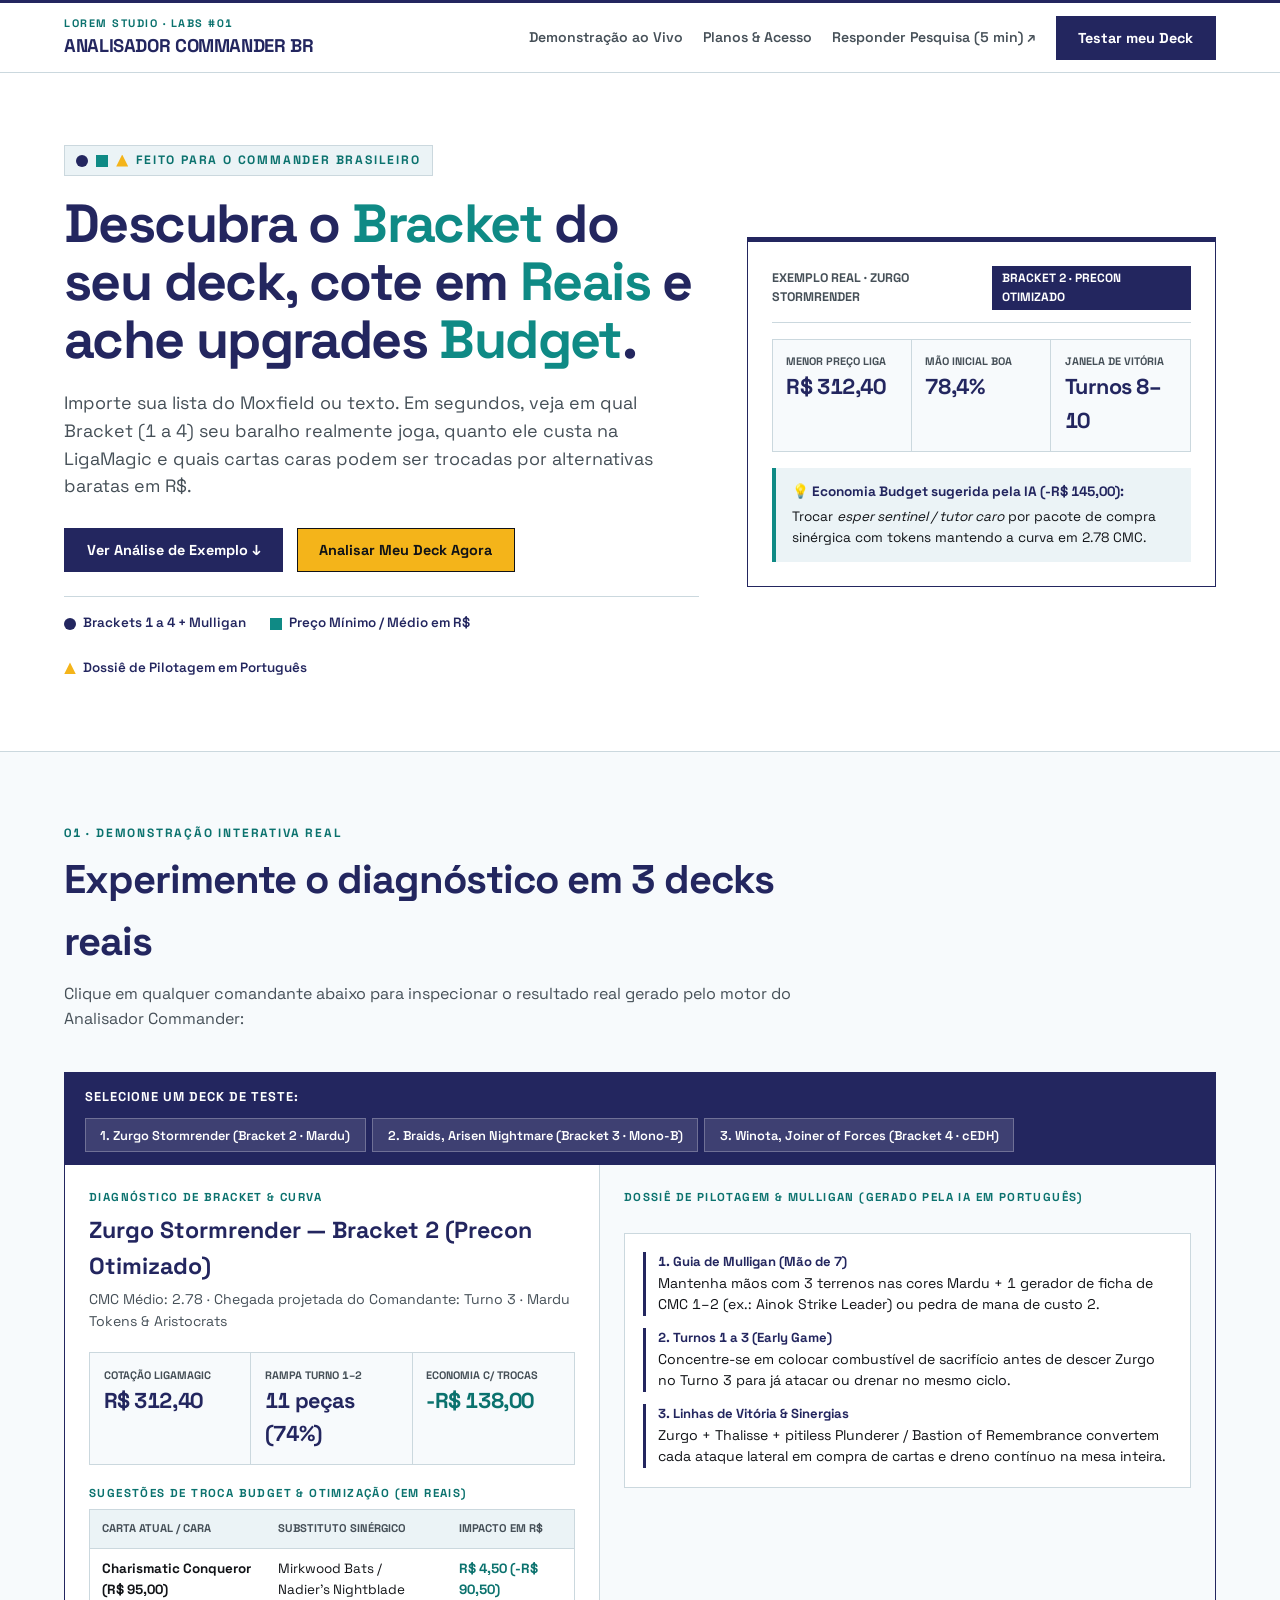
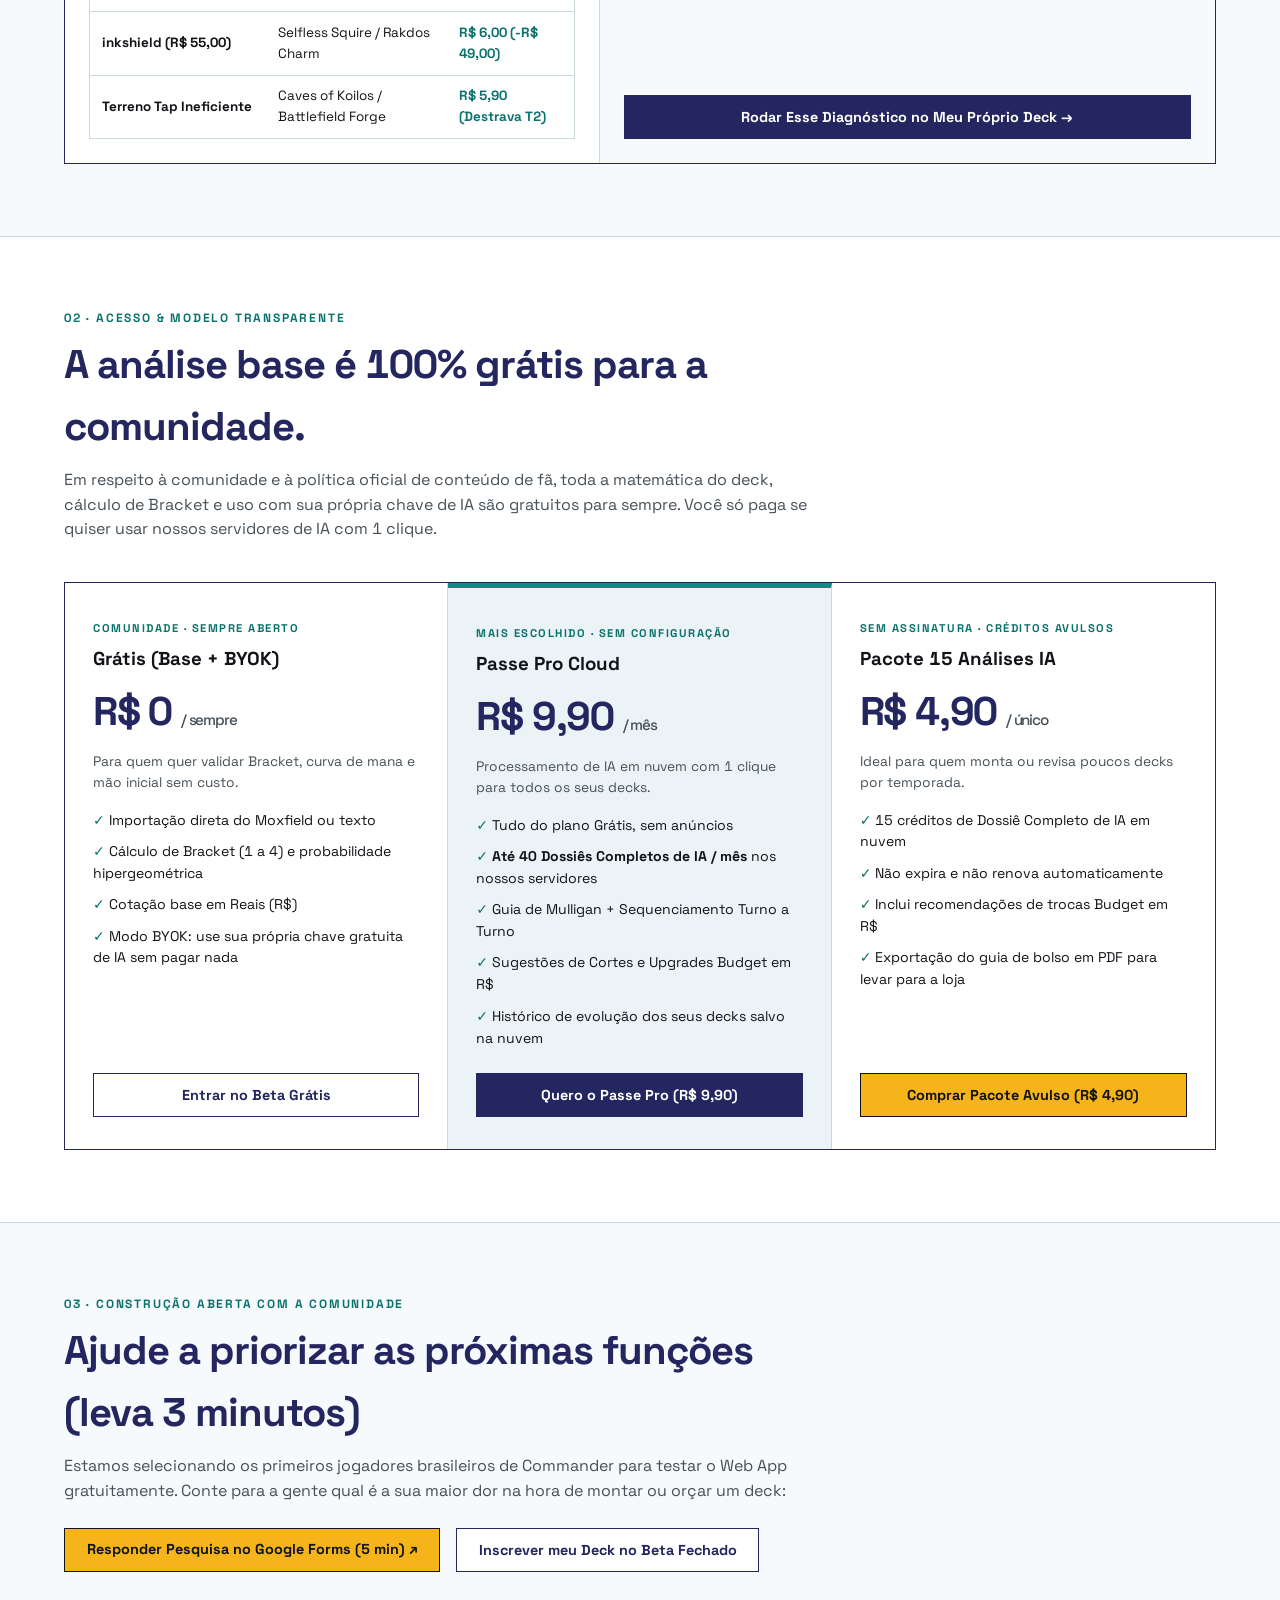
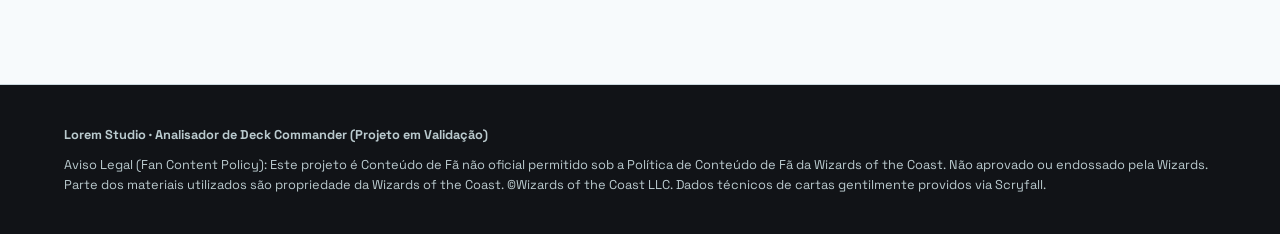
<file: commander/index.html>
<!DOCTYPE html>
<html lang="pt-BR">
<head>
  <meta charset="UTF-8" />
  <meta name="viewport" content="width=device-width, initial-scale=1.0" />
  <title>Lorem Commander — Bracket, Preço em R$ &amp; Upgrades Budget para MTG</title>
  <link rel="preconnect" href="https://fonts.googleapis.com">
  <link rel="preconnect" href="https://fonts.gstatic.com" crossorigin>
  <link href="https://fonts.googleapis.com/css2?family=Space+Grotesk:wght@400;500;600;700&display=swap" rel="stylesheet">
  <style>
    :root {
      --black: #111317;
      --indigo: #23265F;
      --teal: #0F8A85;
      --teal-text: #0B726E;
      --teal-bright: #32C5BE;
      --mist: #BACACE;
      --ice: #EBF3F6;
      --amber: #F4B41A;
      --white: #FFFFFF;
      --page: #F7FAFC;
      --border: #CBD8DE;
      --muted: #465058;
      --font: 'Space Grotesk', system-ui, -apple-system, sans-serif;
    }

    * { box-sizing: border-box; margin: 0; padding: 0; }
    html { scroll-behavior: smooth; }
    body {
      font-family: var(--font);
      background: var(--page);
      color: var(--black);
      line-height: 1.55;
      font-variant-numeric: tabular-nums;
    }

    /* BARRA SUPERIOR */
    .topbar {
      position: sticky;
      top: 0;
      z-index: 100;
      background: rgba(255, 255, 255, 0.96);
      backdrop-filter: blur(10px);
      border-top: 3px solid var(--indigo);
      border-bottom: 1px solid var(--border);
      padding: 0.75rem 5vw;
      display: flex;
      align-items: center;
      justify-content: space-between;
      gap: 1rem;
      flex-wrap: wrap;
    }
    .brand {
      display: flex;
      align-items: center;
      gap: 0.85rem;
      text-decoration: none;
      color: var(--indigo);
    }
    .brand-tag {
      font-size: 0.68rem;
      font-weight: 700;
      letter-spacing: 1.5px;
      color: var(--teal-text);
      display: block;
    }
    .brand strong {
      font-size: 1.15rem;
      letter-spacing: -0.02em;
    }
    .nav-links {
      display: flex;
      gap: 1.25rem;
      align-items: center;
      flex-wrap: wrap;
    }
    .nav-links a {
      text-decoration: none;
      color: var(--muted);
      font-size: 0.88rem;
      font-weight: 600;
    }
    .nav-links a:hover { color: var(--indigo); }

    .btn {
      display: inline-flex;
      align-items: center;
      justify-content: center;
      gap: 0.5rem;
      height: 44px;
      padding: 0 1.35rem;
      font-family: var(--font);
      font-size: 0.9rem;
      font-weight: 700;
      border: 1.5px solid var(--indigo);
      background: var(--indigo);
      color: var(--white);
      text-decoration: none;
      cursor: pointer;
      transition: background 0.18s, color 0.18s, border-color 0.18s;
    }
    .btn:hover { background: var(--teal); border-color: var(--teal); }
    .btn-amber { background: var(--amber); color: var(--black); border-color: var(--black); }
    .btn-amber:hover { background: var(--indigo); color: var(--white); border-color: var(--indigo); }
    .btn-outline { background: var(--white); color: var(--indigo); }
    .btn-outline:hover { background: var(--ice); color: var(--indigo); border-color: var(--indigo); }

    /* FORMAS BAUHAUS */
    .shape { display: inline-block; width: 12px; height: 12px; flex-shrink: 0; }
    .shape.circle { border-radius: 50%; background: var(--indigo); }
    .shape.rect { background: var(--teal); }
    .shape.tri { background: var(--amber); clip-path: polygon(50% 0, 0 100%, 100% 100%); }

    /* HERO */
    .hero {
      padding: 4.5rem 5vw;
      background: var(--white);
      border-bottom: 1px solid var(--border);
      display: grid;
      grid-template-columns: 1.15fr 0.85fr;
      gap: 3rem;
      align-items: center;
    }
    .kicker {
      display: inline-flex;
      align-items: center;
      gap: 0.5rem;
      font-size: 0.76rem;
      font-weight: 700;
      letter-spacing: 1.8px;
      color: var(--teal-text);
      background: var(--ice);
      padding: 0.3rem 0.7rem;
      border: 1px solid var(--border);
      margin-bottom: 1.2rem;
    }
    .hero h1 {
      font-size: clamp(2.2rem, 4.2vw, 3.6rem);
      line-height: 1.08;
      letter-spacing: -0.03em;
      color: var(--indigo);
      margin-bottom: 1.25rem;
    }
    .hero h1 em { font-style: normal; color: var(--teal); }
    .hero p.lead {
      font-size: 1.12rem;
      color: var(--muted);
      max-width: 620px;
      margin-bottom: 1.75rem;
    }
    .hero-ctas { display: flex; gap: 0.85rem; flex-wrap: wrap; margin-bottom: 1.5rem; }
    .hero-badges {
      display: flex;
      gap: 1.5rem;
      flex-wrap: wrap;
      font-size: 0.84rem;
      color: var(--muted);
      padding-top: 1rem;
      border-top: 1px solid var(--border);
    }
    .hero-badges span { display: inline-flex; align-items: center; gap: 0.45rem; font-weight: 600; color: var(--indigo); }

    /* PAINEL RESUMO HERO */
    .hero-card {
      background: var(--white);
      border: 1.5px solid var(--indigo);
      border-top: 5px solid var(--indigo);
      padding: 1.5rem;
      display: flex;
      flex-direction: column;
      gap: 1rem;
    }
    .hero-card-top {
      display: flex;
      justify-content: space-between;
      align-items: center;
      padding-bottom: 0.75rem;
      border-bottom: 1px solid var(--border);
      font-size: 0.78rem;
      font-weight: 700;
      color: var(--muted);
    }
    .bracket-pill {
      background: var(--indigo);
      color: var(--white);
      padding: 0.2rem 0.65rem;
      font-size: 0.75rem;
      font-weight: 700;
    }
    .mini-kpis {
      display: grid;
      grid-template-columns: repeat(3, 1fr);
      border: 1px solid var(--border);
      background: var(--page);
    }
    .mini-kpi {
      padding: 0.85rem;
      border-right: 1px solid var(--border);
    }
    .mini-kpi:last-child { border-right: none; }
    .mini-kpi span { font-size: 0.68rem; font-weight: 700; color: var(--muted); display: block; }
    .mini-kpi strong { font-size: 1.35rem; color: var(--indigo); letter-spacing: -0.02em; }
    .swap-preview {
      background: var(--ice);
      border-left: 4px solid var(--teal);
      padding: 0.85rem 1rem;
      font-size: 0.85rem;
    }
    .swap-preview strong { color: var(--indigo); display: block; margin-bottom: 0.25rem; }

    /* SEÇÕES */
    .section { padding: 4.5rem 5vw; border-bottom: 1px solid var(--border); }
    .section.alt { background: var(--white); }
    .sec-head { max-width: 760px; margin-bottom: 2.5rem; }
    .sec-idx { font-size: 0.75rem; font-weight: 700; letter-spacing: 1.8px; color: var(--teal-text); display: block; margin-bottom: 0.4rem; }
    .sec-head h2 { font-size: clamp(1.75rem, 3.2vw, 2.5rem); color: var(--indigo); letter-spacing: -0.025em; margin-bottom: 0.6rem; }
    .sec-head p { color: var(--muted); font-size: 1rem; }

    /* SIMULADOR INTERATIVO DE DECK (PROVA DO PRODUTO) */
    .demo-shell {
      border: 1.5px solid var(--indigo);
      background: var(--white);
    }
    .demo-bar {
      background: var(--indigo);
      color: var(--white);
      padding: 0.85rem 1.25rem;
      display: flex;
      justify-content: space-between;
      align-items: center;
      flex-wrap: wrap;
      gap: 0.75rem;
    }
    .demo-tabs { display: flex; gap: 0.4rem; flex-wrap: wrap; }
    .deck-tab {
      background: rgba(255,255,255,0.12);
      color: var(--white);
      border: 1px solid rgba(255,255,255,0.25);
      padding: 0.45rem 0.9rem;
      font-family: var(--font);
      font-size: 0.8rem;
      font-weight: 600;
      cursor: pointer;
    }
    .deck-tab.active, .deck-tab:hover {
      background: var(--amber);
      color: var(--black);
      border-color: var(--amber);
    }
    .demo-grid {
      display: grid;
      grid-template-columns: 1fr 1.15fr;
    }
    .demo-col { padding: 1.5rem; border-right: 1px solid var(--border); display: flex; flex-direction: column; gap: 1.25rem; }
    .demo-col:last-child { border-right: none; background: var(--page); }
    .box-label { font-size: 0.72rem; font-weight: 700; letter-spacing: 1.4px; color: var(--teal-text); margin-bottom: 0.35rem; display: block; }
    .swaps-table { width: 100%; border-collapse: collapse; font-size: 0.84rem; border: 1px solid var(--border); background: var(--white); }
    .swaps-table th, .swaps-table td { padding: 0.65rem 0.75rem; border-bottom: 1px solid var(--border); text-align: left; }
    .swaps-table th { font-size: 0.7rem; color: var(--muted); background: var(--ice); }
    .price-old { color: #B71C1C; text-decoration: line-through; font-size: 0.78rem; }
    .price-new { color: var(--teal-text); font-weight: 700; }
    .pilot-box {
      background: var(--white);
      border: 1px solid var(--border);
      padding: 1.15rem;
      display: flex;
      flex-direction: column;
      gap: 0.75rem;
      font-size: 0.88rem;
    }
    .pilot-step { border-left: 3px solid var(--indigo); padding-left: 0.75rem; }
    .pilot-step strong { color: var(--indigo); display: block; font-size: 0.82rem; }

    /* PLANOS (SMOKE TEST H4) */
    .pricing-grid {
      display: grid;
      grid-template-columns: repeat(3, 1fr);
      border: 1.5px solid var(--indigo);
      background: var(--white);
    }
    .plan-card {
      padding: 2rem 1.75rem;
      border-right: 1px solid var(--border);
      display: flex;
      flex-direction: column;
      justify-content: space-between;
      gap: 1.5rem;
    }
    .plan-card:last-child { border-right: none; }
    .plan-card.featured {
      background: var(--ice);
      border-top: 5px solid var(--teal);
    }
    .plan-tag {
      font-size: 0.7rem;
      font-weight: 700;
      letter-spacing: 1.5px;
      color: var(--teal-text);
      display: inline-block;
      margin-bottom: 0.4rem;
    }
    .plan-price {
      font-size: 2.5rem;
      font-weight: 700;
      color: var(--indigo);
      letter-spacing: -0.03em;
      margin: 0.5rem 0;
    }
    .plan-price small { font-size: 0.95rem; color: var(--muted); font-weight: 500; }
    .plan-list { list-style: none; display: flex; flex-direction: column; gap: 0.6rem; font-size: 0.88rem; color: var(--black); margin-top: 1rem; }
    .plan-list li::before { content: "✓ "; font-weight: 700; color: var(--teal-text); }

    /* MODAL SMOKE TEST */
    .modal-backdrop {
      position: fixed;
      inset: 0;
      background: rgba(17, 19, 23, 0.75);
      display: none;
      align-items: center;
      justify-content: center;
      padding: 1.5rem;
      z-index: 200;
    }
    .modal-backdrop.show { display: flex; }
    .modal {
      background: var(--white);
      border: 2px solid var(--indigo);
      max-width: 520px;
      width: 100%;
      padding: 2rem;
      display: flex;
      flex-direction: column;
      gap: 1rem;
    }
    .modal h3 { font-size: 1.5rem; color: var(--indigo); }
    .modal input, .modal select {
      width: 100%;
      height: 42px;
      padding: 0 0.75rem;
      border: 1.5px solid var(--indigo);
      font-family: var(--font);
      font-size: 0.9rem;
    }

    footer {
      padding: 2.5rem 5vw;
      background: var(--black);
      color: #BACACE;
      font-size: 0.8rem;
      display: flex;
      flex-direction: column;
      gap: 0.65rem;
    }
    footer a { color: var(--teal-bright); }

    @media (max-width: 960px) {
      .hero, .demo-grid, .pricing-grid { grid-template-columns: 1fr; }
      .demo-col, .plan-card { border-right: none; border-bottom: 1px solid var(--border); }
    }
  </style>
</head>
<body>

  <header class="topbar">
    <a href="../" class="brand">
      <div>
        <span class="brand-tag">LOREM STUDIO · LABS #01</span>
        <strong>ANALISADOR COMMANDER BR</strong>
      </div>
    </a>
    <nav class="nav-links">
      <a href="#demo">Demonstração ao Vivo</a>
      <a href="#planos">Planos &amp; Acesso</a>
      <a href="https://docs.google.com/forms/d/e/1FAIpQLSec_pTuIPj5Wkny9IzMBcwBmQjKWw1JOl9GYVGT8m6ypkWY-Q/viewform" target="_blank" rel="noopener" onclick="trackSmokeEvent('click_forms_topo', 'Menu Superior - Responder Pesquisa')">Responder Pesquisa (5 min) ↗</a>
      <button class="btn" onclick="openWaitlist('Topo - Testar Beta')">Testar meu Deck</button>
    </nav>
  </header>

  <!-- HERO -->
  <section class="hero">
    <div>
      <span class="kicker"><i class="shape circle"></i> <i class="shape rect"></i> <i class="shape tri"></i> FEITO PARA O COMMANDER BRASILEIRO</span>
      <h1>Descubra o <em>Bracket</em> do seu deck, cote em <em>Reais</em> e ache upgrades <em>Budget</em>.</h1>
      <p class="lead">
        Importe sua lista do Moxfield ou texto. Em segundos, veja em qual Bracket (1 a 4) seu baralho realmente joga, quanto ele custa na LigaMagic e quais cartas caras podem ser trocadas por alternativas baratas em R$.
      </p>
      <div class="hero-ctas">
        <a href="#demo" class="btn">Ver Análise de Exemplo ↓</a>
        <button class="btn btn-amber" onclick="openWaitlist('Hero - Quero Analisar Meu Deck')">Analisar Meu Deck Agora</button>
      </div>
      <div class="hero-badges">
        <span><i class="shape circle"></i> Brackets 1 a 4 + Mulligan</span>
        <span><i class="shape rect"></i> Preço Mínimo / Médio em R$</span>
        <span><i class="shape tri"></i> Dossiê de Pilotagem em Português</span>
      </div>
    </div>

    <div class="hero-card">
      <div class="hero-card-top">
        <span>EXEMPLO REAL · ZURGO STORMRENDER</span>
        <span class="bracket-pill">BRACKET 2 · PRECON OTIMIZADO</span>
      </div>
      <div class="mini-kpis">
        <div class="mini-kpi">
          <span>MENOR PREÇO LIGA</span>
          <strong>R$ 312,40</strong>
        </div>
        <div class="mini-kpi">
          <span>MÃO INICIAL BOA</span>
          <strong>78,4%</strong>
        </div>
        <div class="mini-kpi">
          <span>JANELA DE VITÓRIA</span>
          <strong>Turnos 8–10</strong>
        </div>
      </div>
      <div class="swap-preview">
        <strong>💡 Economia Budget sugerida pela IA (-R$ 145,00):</strong>
        Trocar <em>esper sentinel / tutor caro</em> por pacote de compra sinérgica com tokens mantendo a curva em 2.78 CMC.
      </div>
    </div>
  </section>

  <!-- DEMONSTRAÇÃO INTERATIVA -->
  <section class="section" id="demo">
    <div class="sec-head">
      <span class="sec-idx">01 · DEMONSTRAÇÃO INTERATIVA REAL</span>
      <h2>Experimente o diagnóstico em 3 decks reais</h2>
      <p>Clique em qualquer comandante abaixo para inspecionar o resultado real gerado pelo motor do Analisador Commander:</p>
    </div>

    <div class="demo-shell">
      <div class="demo-bar">
        <span style="font-size:0.8rem; font-weight:700; letter-spacing:1px;">SELECIONE UM DECK DE TESTE:</span>
        <div class="demo-tabs">
          <button class="deck-tab active" onclick="selectDemoDeck(0, this)">1. Zurgo Stormrender (Bracket 2 · Mardu)</button>
          <button class="deck-tab" onclick="selectDemoDeck(1, this)">2. Braids, Arisen Nightmare (Bracket 3 · Mono-B)</button>
          <button class="deck-tab" onclick="selectDemoDeck(2, this)">3. Winota, Joiner of Forces (Bracket 4 · cEDH)</button>
        </div>
      </div>

      <div class="demo-grid">
        <div class="demo-col">
          <div>
            <span class="box-label">DIAGNÓSTICO DE BRACKET &amp; CURVA</span>
            <h3 id="d-title" style="font-size:1.45rem; color:var(--indigo);">Zurgo Stormrender — Bracket 2 (Core Commander)</h3>
            <p id="d-sub" style="font-size:0.88rem; color:var(--muted); margin-top:0.25rem;">
              CMC Médio: 2.78 · Chegada projetada do Comandante: Turno 3 · 89 cartas únicas processadas.
            </p>
          </div>

          <div class="mini-kpis">
            <div class="mini-kpi">
              <span>COTAÇÃO LIGAMAGIC</span>
              <strong id="d-price">R$ 312,40</strong>
            </div>
            <div class="mini-kpi">
              <span>RAMPA TURNO 1–2</span>
              <strong id="d-ramp">11 peças (74%)</strong>
            </div>
            <div class="mini-kpi">
              <span>ECONOMIA C/ TROCAS</span>
              <strong id="d-save" style="color:var(--teal-text);">-R$ 138,00</strong>
            </div>
          </div>

          <div>
            <span class="box-label">SUGESTÕES DE TROCA BUDGET &amp; OTIMIZAÇÃO (EM REAIS)</span>
            <table class="swaps-table">
              <thead>
                <tr>
                  <th>CARTA ATUAL / CARA</th>
                  <th>SUBSTITUTO SINÉRGICO</th>
                  <th>IMPACTO EM R$</th>
                </tr>
              </thead>
              <tbody id="d-swaps"></tbody>
            </table>
          </div>
        </div>

        <div class="demo-col">
          <span class="box-label">DOSSIÊ DE PILOTAGEM &amp; MULLIGAN (GERADO PELA IA EM PORTUGUÊS)</span>
          <div class="pilot-box" id="d-pilot"></div>
          <button class="btn" style="margin-top:auto;" onclick="openWaitlist('Demo - Quero Rodar no Meu Deck')">
            Rodar Esse Diagnóstico no Meu Próprio Deck →
          </button>
        </div>
      </div>
    </div>
  </section>

  <!-- PLANOS & SMOKE TEST (FRENTE D / H4) -->
  <section class="section alt" id="planos">
    <div class="sec-head">
      <span class="sec-idx">02 · ACESSO &amp; MODELO TRANSPARENTE</span>
      <h2>A análise base é 100% grátis para a comunidade.</h2>
      <p>
        Em respeito à comunidade e à política oficial de conteúdo de fã, toda a matemática do deck, cálculo de Bracket e uso com sua própria chave de IA são gratuitos para sempre. Você só paga se quiser usar nossos servidores de IA com 1 clique.
      </p>
    </div>

    <div class="pricing-grid">
      <div class="plan-card">
        <div>
          <span class="plan-tag">COMUNIDADE · SEMPRE ABERTO</span>
          <h3>Grátis (Base + BYOK)</h3>
          <div class="plan-price">R$ 0 <small>/ sempre</small></div>
          <p style="font-size:0.86rem; color:var(--muted);">Para quem quer validar Bracket, curva de mana e mão inicial sem custo.</p>
          <ul class="plan-list">
            <li>Importação direta do Moxfield ou texto</li>
            <li>Cálculo de Bracket (1 a 4) e probabilidade hipergeométrica</li>
            <li>Cotação base em Reais (R$)</li>
            <li>Modo BYOK: use sua própria chave gratuita de IA sem pagar nada</li>
          </ul>
        </div>
        <button class="btn btn-outline" onclick="openWaitlist('Plano Gratis (Comunidade)')">Entrar no Beta Grátis</button>
      </div>

      <div class="plan-card featured">
        <div>
          <span class="plan-tag">MAIS ESCOLHIDO · SEM CONFIGURAÇÃO</span>
          <h3>Passe Pro Cloud</h3>
          <div class="plan-price">R$ 9,90 <small>/ mês</small></div>
          <p style="font-size:0.86rem; color:var(--muted);">Processamento de IA em nuvem com 1 clique para todos os seus decks.</p>
          <ul class="plan-list">
            <li>Tudo do plano Grátis, sem anúncios</li>
            <li><strong>Até 40 Dossiês Completos de IA / mês</strong> nos nossos servidores</li>
            <li>Guia de Mulligan + Sequenciamento Turno a Turno</li>
            <li>Sugestões de Cortes e Upgrades Budget em R$</li>
            <li>Histórico de evolução dos seus decks salvo na nuvem</li>
          </ul>
        </div>
        <button class="btn" onclick="openWaitlist('Passe Pro Cloud (R$ 9,90/mes)')">Quero o Passe Pro (R$ 9,90)</button>
      </div>

      <div class="plan-card">
        <div>
          <span class="plan-tag">SEM ASSINATURA · CRÉDITOS AVULSOS</span>
          <h3>Pacote 15 Análises IA</h3>
          <div class="plan-price">R$ 4,90 <small>/ único</small></div>
          <p style="font-size:0.86rem; color:var(--muted);">Ideal para quem monta ou revisa poucos decks por temporada.</p>
          <ul class="plan-list">
            <li>15 créditos de Dossiê Completo de IA em nuvem</li>
            <li>Não expira e não renova automaticamente</li>
            <li>Inclui recomendações de trocas Budget em R$</li>
            <li>Exportação do guia de bolso em PDF para levar para a loja</li>
          </ul>
        </div>
        <button class="btn btn-amber" onclick="openWaitlist('Pacote Avulso 15 Analises (R$ 4,90)')">Comprar Pacote Avulso (R$ 4,90)</button>
      </div>
    </div>
  </section>

  <!-- CHAMADA PARA O QUESTIONÁRIO DE PESQUISA -->
  <section class="section" id="pesquisa">
    <div class="sec-head">
      <span class="sec-idx">03 · CONSTRUÇÃO ABERTA COM A COMUNIDADE</span>
      <h2>Ajude a priorizar as próximas funções (leva 3 minutos)</h2>
      <p>
        Estamos selecionando os primeiros jogadores brasileiros de Commander para testar o Web App gratuitamente. Conte para a gente qual é a sua maior dor na hora de montar ou orçar um deck:
      </p>
      <div style="margin-top:1.5rem; display:flex; gap:1rem; flex-wrap:wrap;">
        <a href="https://docs.google.com/forms/d/e/1FAIpQLSec_pTuIPj5Wkny9IzMBcwBmQjKWw1JOl9GYVGT8m6ypkWY-Q/viewform" target="_blank" rel="noopener" class="btn btn-amber" onclick="trackSmokeEvent('click_forms_secao', 'Secao 03 - Responder Google Forms')">Responder Pesquisa no Google Forms (5 min) ↗</a>
        <button class="btn btn-outline" onclick="openWaitlist('Secao Pesquisa - Quero Participar do Beta')">Inscrever meu Deck no Beta Fechado</button>
      </div>
    </div>
  </section>

  <!-- MODAL DE CAPTURA / SMOKE TEST -->
  <div class="modal-backdrop" id="modal-backdrop">
    <div class="modal">
      <span class="box-label" id="modal-plan-tag">INTERESSE REGISTRADO</span>
      <h3>Entrar na Lista Prioritária do Beta</h3>
      <p style="font-size:0.88rem; color:var(--muted);">
        Estamos liberando os convites do Web App em lotes para os jogadores da comunidade brasileira. Deixe seu contato e o link do seu deck (opcional) para receber o primeiro dossiê gratuito:
      </p>
      <form id="waitlist-form" onsubmit="submitWaitlist(event)" style="display:flex; flex-direction:column; gap:0.75rem;">
        <input type="hidden" id="f-plano" value="" />
        <input type="text" id="f-contato" required placeholder="Seu WhatsApp, Discord ou E-mail" />
        <input type="text" id="f-deck" placeholder="Link do seu deck no Moxfield / LigaMagic (opcional)" />
        <select id="f-dor">
          <option value="preco_brl">Minha maior dor hoje: Saber o preço real e achar opções baratas em R$</option>
          <option value="bracket">Minha maior dor hoje: Saber se meu deck está no Bracket certo da mesa</option>
          <option value="cortes_ia">Minha maior dor hoje: Saber quais cartas cortar entre as 100</option>
          <option value="mulligan_curva">Minha maior dor hoje: Corrigir curva de mana e mão inicial</option>
        </select>
        <div style="display:flex; gap:0.65rem; margin-top:0.5rem;">
          <button type="submit" class="btn" style="flex:1;">Confirmar Inscrição no Beta</button>
          <button type="button" class="btn btn-outline" onclick="closeWaitlist()">Fechar</button>
        </div>
      </form>
      <div id="modal-success" style="display:none; padding:1rem; background:var(--ice); border-left:4px solid var(--teal); font-size:0.88rem; color:var(--indigo);">
        <strong style="display:block; margin-bottom:0.4rem;">✓ Pronto! Seu interesse foi registrado.</strong>
        <span>Enquanto liberamos seu convite do Beta, ajude a priorizar as funções respondendo nossa pesquisa rápida (5 min):</span>
        <div style="margin-top:0.75rem;">
          <a href="https://docs.google.com/forms/d/e/1FAIpQLSec_pTuIPj5Wkny9IzMBcwBmQjKWw1JOl9GYVGT8m6ypkWY-Q/viewform" target="_blank" rel="noopener" class="btn btn-amber" style="width:100%;" onclick="trackSmokeEvent('click_forms_pos_modal', 'Modal Sucesso - Ir para Google Forms')">Responder Pesquisa Oficial no Google Forms ↗</a>
        </div>
      </div>
    </div>
  </div>

  <footer>
    <strong>Lorem Studio · Analisador de Deck Commander (Projeto em Validação)</strong>
    <p>
      Aviso Legal (Fan Content Policy): Este projeto é Conteúdo de Fã não oficial permitido sob a Política de Conteúdo de Fã da Wizards of the Coast. Não aprovado ou endossado pela Wizards. Parte dos materiais utilizados são propriedade da Wizards of the Coast. ©Wizards of the Coast LLC. Dados técnicos de cartas gentilmente providos via Scryfall.
    </p>
  </footer>

  <script>
    const DEMO_DECKS = [
      {
        title: 'Zurgo Stormrender — Bracket 2 (Precon Otimizado)',
        sub: 'CMC Médio: 2.78 · Chegada projetada do Comandante: Turno 3 · Mardu Tokens & Aristocrats',
        price: 'R$ 312,40',
        ramp: '11 peças (74%)',
        save: '-R$ 138,00',
        swaps: [
          ['Charismatic Conqueror (R$ 95,00)', 'Mirkwood Bats / Nadier\'s Nightblade', 'R$ 4,50 (-R$ 90,50)'],
          ['inkshield (R$ 55,00)', 'Selfless Squire / Rakdos Charm', 'R$ 6,00 (-R$ 49,00)'],
          ['Terreno Tap Ineficiente', 'Caves of Koilos / Battlefield Forge', 'R$ 5,90 (Destrava T2)']
        ],
        pilot: [
          ['1. Guia de Mulligan (Mão de 7)', 'Mantenha mãos com 3 terrenos nas cores Mardu + 1 gerador de ficha de CMC 1–2 (ex.: Ainok Strike Leader) ou pedra de mana de custo 2.'],
          ['2. Turnos 1 a 3 (Early Game)', 'Concentre-se em colocar combustível de sacrifício antes de descer Zurgo no Turno 3 para já atacar ou drenar no mesmo ciclo.'],
          ['3. Linhas de Vitória & Sinergias', 'Zurgo + Thalisse + pitiless Plunderer / Bastion of Remembrance convertem cada ataque lateral em compra de cartas e dreno contínuo na mesa inteira.']
        ]
      },
      {
        title: 'Braids, Arisen Nightmare — Bracket 3 (High-Power Attrition)',
        sub: 'CMC Médio: 2.41 · Chegada projetada da Comandante: Turno 2–3 · Mono-Black Sacrifício',
        price: 'R$ 498,90',
        ramp: '13 peças (83%)',
        save: '-R$ 182,00',
        swaps: [
          ['Bitterblossom (R$ 145,00)', 'Dreadhorde Invasion / Jadar, Ghoulcaller', 'R$ 12,00 (-R$ 133,00)'],
          ['Phyrexian Arena (R$ 22,00)', 'Morbid Opportunist / Ripples of Undeath', 'R$ 9,50 (Compra no mesmo turno)'],
          ['Remoção Sorcery CMC 4', 'Feed the Swarm / Curtains\' Call', 'R$ 3,50 (Instantâneo / Eficiente)']
        ],
        pilot: [
          ['1. Guia de Mulligan (Mão de 7)', 'Exija 1 permanente descartável de custo 1 (Ichor Wellspring, Greedy Freebooter ou Shambling Ghast) para sacrificar na etapa final do turno 3.'],
          ['2. Turnos 1 a 3 (Early Game)', 'Turno 1: drop descartável. Turno 2: rampa ou peça de recursão. Turno 3: Braids entra já comprando 2–3 cartas e drenando 6 de vida total.'],
          ['3. Linhas de Vitória & Sinergias', 'Loops de sacrifício com Warren Soultrader / Dictate of Erebos + Gray Merchant of Asphodel (Gary) fecham a mesa entre os turnos 6 e 8.']
        ]
      },
      {
        title: 'Winota, Joiner of Forces — Bracket 4 (cEDH / Stax Snowball)',
        sub: 'CMC Médio: 2.12 · Chegada projetada da Comandante: Turno 2–3 · Boros Hatebears',
        price: 'R$ 1.840,00',
        ramp: '15 peças (89%)',
        save: '-R$ 420,00 (Versão Bracket 3)',
        swaps: [
          ['Ragavan, Nimble Pilferer (R$ 240,00)', 'Signal Pest / Ornithopter of Paradise', 'R$ 3,00 (Gatilho Não-Humano c/ Evasão)'],
          ['Grand Abolisher (R$ 110,00)', 'Myrel, Shield of Argive / Conqueror\'s Flail', 'Proteção redundante no turno do combo'],
          ['Terreno básico sobressalente', 'Needleverge Pathway / Battlefield Forge', 'Garante {R}{W} destravado no Turno 1']
        ],
        pilot: [
          ['1. Guia de Mulligan (Mão de 7)', 'Mão obrigatória: pelo menos 2 criaturas Não-Humanas de CMC 0–2 + aceleração para conjurar Winota no máximo até o Turno 3.'],
          ['2. Turnos 1 a 3 (Explosão)', 'Turnos 1–2: posicione 2 a 3 Não-Humanos com evasão. Turno 3: conjura Winota e já dispara 2 a 3 olhadas no topo (18 cartas vistas).'],
          ['3. Linhas de Vitória & Sinergias', 'Angrath\'s Marauders + Blade Historian + Rick, Steadfast Leader multiplicam o dano letal no mesmo combate enquanto peças de Stax travam respostas.']
        ]
      }
    ];

    // =========================================================================
    // TELEMETRIA DO SMOKE TEST (GOOGLE SHEETS WEBHOOK + LOCALFALLBACK)
    // =========================================================================
    // Cole abaixo a URL do Web App do Apps Script (Implantar > Nova implantação > App da Web)
    const SHEETS_WEBHOOK_URL = 'https://script.google.com/macros/s/AKfycbzke1nq0-vMDSn3HmbxdWwlY26Dg_bSXU0iZvMkQ4f0uWicLCZ8LjMK6owJYbiVjJshvg/exec';

    function trackSmokeEvent(tipo_evento, plano_ou_acao, extras = {}) {
      const payload = {
        ts: new Date().toISOString(),
        tipo_evento: tipo_evento,
        plano_ou_acao: plano_ou_acao || '',
        contato: extras.contato || '',
        deck: extras.deck || '',
        dor: extras.dor || '',
        referrer: document.referrer || 'direto',
        ua: navigator.userAgent
      };
      try {
        const logs = JSON.parse(localStorage.getItem('lorem_cmd_smoke_clicks') || '[]');
        logs.push(payload);
        localStorage.setItem('lorem_cmd_smoke_clicks', JSON.stringify(logs));
      } catch (e) {}

      if (SHEETS_WEBHOOK_URL) {
        try {
          fetch(SHEETS_WEBHOOK_URL, {
            method: 'POST',
            mode: 'no-cors',
            headers: { 'Content-Type': 'text/plain;charset=utf-8' },
            body: JSON.stringify(payload)
          });
        } catch (err) {}
      }
    }

    function selectDemoDeck(idx, btn) {
      document.querySelectorAll('.deck-tab').forEach(b => b.classList.remove('active'));
      if (btn) btn.classList.add('active');
      const d = DEMO_DECKS[idx];
      document.getElementById('d-title').textContent = d.title;
      document.getElementById('d-sub').textContent = d.sub;
      document.getElementById('d-price').textContent = d.price;
      document.getElementById('d-ramp').textContent = d.ramp;
      document.getElementById('d-save').textContent = d.save;
      document.getElementById('d-swaps').innerHTML = d.swaps.map(r =>
        `<tr><td><strong>${r[0]}</strong></td><td>${r[1]}</td><td class="price-new">${r[2]}</td></tr>`
      ).join('');
      document.getElementById('d-pilot').innerHTML = d.pilot.map(p =>
        `<div class="pilot-step"><strong>${p[0]}</strong><span>${p[1]}</span></div>`
      ).join('');
      if (btn) {
        trackSmokeEvent('troca_deck_demo', d.title);
      }
    }

    function openWaitlist(plano) {
      document.getElementById('f-plano').value = plano;
      document.getElementById('modal-plan-tag').textContent = 'OPÇÃO SELECIONADA: ' + plano.toUpperCase();
      document.getElementById('modal-success').style.display = 'none';
      document.getElementById('waitlist-form').style.display = 'flex';
      document.getElementById('modal-backdrop').classList.add('show');
      trackSmokeEvent('clique_botao_plano', plano);
    }

    function closeWaitlist() {
      document.getElementById('modal-backdrop').classList.remove('show');
    }

    function submitWaitlist(e) {
      e.preventDefault();
      const entry = {
        plano: document.getElementById('f-plano').value,
        contato: document.getElementById('f-contato').value,
        deck: document.getElementById('f-deck').value,
        dor: document.getElementById('f-dor').value,
        ts: new Date().toISOString()
      };
      try {
        const list = JSON.parse(localStorage.getItem('lorem_cmd_waitlist') || '[]');
        list.push(entry);
        localStorage.setItem('lorem_cmd_waitlist', JSON.stringify(list));
      } catch (err) {}
      trackSmokeEvent('inscricao_waitlist', entry.plano, entry);
      document.getElementById('waitlist-form').style.display = 'none';
      document.getElementById('modal-success').style.display = 'block';
    }

    selectDemoDeck(0);
    trackSmokeEvent('pageview', window.location.pathname + window.location.search);
  </script>
</body>
</html>
</file>
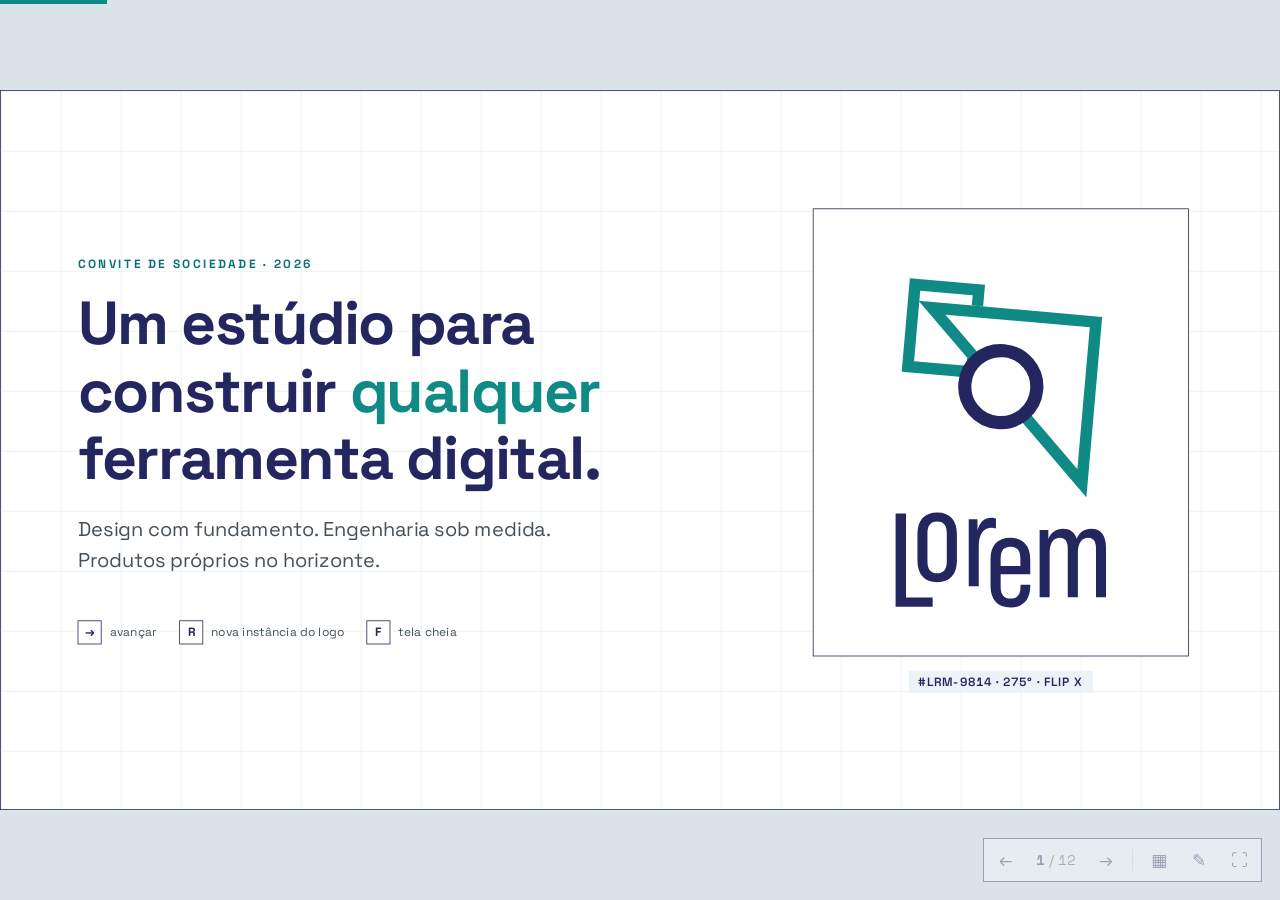
<file: pitch/index.html>
<!DOCTYPE html>
<html lang="pt-BR">
<head>
  <meta charset="UTF-8" />
  <meta name="viewport" content="width=device-width, initial-scale=1.0" />
  <title>Lorem Studio — Convite de Sociedade</title>
  <link rel="preconnect" href="https://fonts.googleapis.com">
  <link rel="preconnect" href="https://fonts.gstatic.com" crossorigin>
  <link href="https://fonts.googleapis.com/css2?family=Space+Grotesk:wght@400;500;600;700&display=swap" rel="stylesheet">
  <link rel="stylesheet" href="pitch.css" />
</head>
<body>

  <div class="deck" id="deck">
    <div class="stage" id="stage">

      <!-- ============ 01 · CAPA ============ -->
      <section class="slide slide-cover" data-title="Capa">
        <div class="cover-grid-bg"></div>
        <div class="cover-left">
          <span class="kicker">CONVITE DE SOCIEDADE · 2026</span>
          <h1>Um estúdio para construir <em>qualquer</em> ferramenta digital.</h1>
          <p class="cover-sub">Design com fundamento. Engenharia sob medida. Produtos próprios no horizonte.</p>
          <div class="cover-hint">
            <span class="key">→</span> avançar
            <span class="key">R</span> nova instância do logo
            <span class="key">F</span> tela cheia
          </div>
        </div>
        <div class="cover-right">
          <div class="cover-logo logo-live" data-logo-size="lg" title="Clique para gerar uma nova instância"></div>
          <span class="cover-seed mono-like" data-seed-label>#LRM-0000</span>
        </div>
        <aside class="notes">Abertura: o logo se recria a cada clique. É a metáfora do estúdio: a mesma base, uma solução diferente para cada problema.</aside>
      </section>

      <!-- ============ 02 · PROBLEMA ============ -->
      <section class="slide" data-title="O problema">
        <header class="slide-head"><span class="idx">02</span><span class="sec">O PROBLEMA</span></header>
        <h2>Toda empresa precisa de ferramentas próprias.<br>Poucas têm um bom caminho até elas.</h2>
        <div class="three-col">
          <div class="card pain">
            <i class="shape circle"></i>
            <h3>Agências tradicionais</h3>
            <p>Entregam boa estética, mas raramente constroem o software. O projeto para no layout.</p>
          </div>
          <div class="card pain">
            <i class="shape rect"></i>
            <h3>Freelancers isolados</h3>
            <p>Resolvem partes do problema. Falta continuidade, padrão visual e responsabilidade de longo prazo.</p>
          </div>
          <div class="card pain">
            <i class="shape tri"></i>
            <h3>SaaS genérico</h3>
            <p>Barato no começo, mas força o negócio a se adaptar à ferramenta, e não o contrário.</p>
          </div>
        </div>
        <p class="evidence">Segundo o Sebrae, os principais entraves dos pequenos negócios para avançar no digital são <strong>falta de conhecimento técnico</strong> e <strong>dificuldade de encontrar soluções adequadas à sua realidade</strong>.<sup>[3]</sup></p>
        <aside class="notes">O problema não é falta de tecnologia, é falta de alguém que una design, produto e código num mesmo time.</aside>
      </section>

      <!-- ============ 03 · MERCADO ============ -->
      <section class="slide" data-title="Mercado">
        <header class="slide-head"><span class="idx">03</span><span class="sec">O MERCADO</span></header>
        <h2>Um mercado grande, em crescimento e com falta de gente.</h2>
        <div class="kpi-grid">
          <div class="kpi">
            <span class="kpi-label">MERCADO DE TI NO BRASIL (2024)</span>
            <strong class="kpi-num"><small>US$</small> <span data-count="58.6" data-decimals="1">0</span> bi</strong>
            <span class="kpi-foot">10º maior do mundo · <b>+13,9%</b> no ano<sup>[1]</sup></span>
          </div>
          <div class="kpi">
            <span class="kpi-label">SOFTWARE + SERVIÇOS (2024)</span>
            <strong class="kpi-num"><small>US$</small> <span data-count="31" data-decimals="0">0</span> bi</strong>
            <span class="kpi-foot">Nosso território direto<sup>[1]</sup></span>
          </div>
          <div class="kpi">
            <span class="kpi-label">DEMANDA × FORMAÇÃO DE TALENTOS / ANO</span>
            <strong class="kpi-num"><span data-count="159" data-decimals="0">0</span>k <small>× 53k</small></strong>
            <span class="kpi-foot">Vagas demandadas vs. formados em tecnologia<sup>[2]</sup></span>
          </div>
        </div>
        <div class="kpi-grid secondary">
          <div class="kpi small">
            <span class="kpi-label">MATURIDADE DIGITAL DOS PEQUENOS NEGÓCIOS</span>
            <div class="bar-meter"><div class="bar-fill" style="--v: 48.75%"></div></div>
            <span class="kpi-foot"><b>39 de 80</b> pontos no índice Sebrae: há muito espaço para evoluir<sup>[3]</sup></span>
          </div>
          <div class="kpi small">
            <span class="kpi-label">USAM SOFTWARE DE GESTÃO</span>
            <div class="bar-meter"><div class="bar-fill teal" style="--v: 47%"></div></div>
            <span class="kpi-foot"><b>47%</b>: mais da metade ainda não usa<sup>[3]</sup></span>
          </div>
          <div class="kpi small">
            <span class="kpi-label">JÁ USAM FERRAMENTAS DE IA</span>
            <div class="bar-meter"><div class="bar-fill amber" style="--v: 48%"></div></div>
            <span class="kpi-foot"><b>44% a 52%</b>: demanda por soluções inteligentes já existe<sup>[3]</sup></span>
          </div>
        </div>
        <aside class="notes">Não precisamos de uma fatia grande: uma fração mínima de um mercado de US$ 31 bi sustenta um estúdio de 3 pessoas com folga.</aside>
      </section>

      <!-- ============ 04 · SOLUÇÃO ============ -->
      <section class="slide" data-title="Solução">
        <header class="slide-head"><span class="idx">04</span><span class="sec">A SOLUÇÃO</span></header>
        <div class="split">
          <div>
            <h2>Lorem: design e engenharia no mesmo time, do conceito ao produto rodando.</h2>
            <p class="lead">Concebemos e desenvolvemos aplicações, ferramentas internas, produtos interativos e sistemas visuais sob medida, com a disciplina dos fundamentos clássicos do design.</p>
          </div>
          <div class="pillars">
            <div class="pillar">
              <i class="shape circle"></i>
              <div><h3>Identidade &amp; Sistemas Visuais</h3><p>Marcas, guias e design systems vivos, como o próprio Guia Visual Lorem.</p></div>
            </div>
            <div class="pillar">
              <i class="shape rect"></i>
              <div><h3>Aplicações &amp; Ferramentas</h3><p>Web apps, automações, dashboards e utilitários sob medida para operações reais.</p></div>
            </div>
            <div class="pillar">
              <i class="shape tri"></i>
              <div><h3>Produtos Próprios</h3><p>Ferramentas que nascem dos projetos e viram SaaS com receita recorrente.</p></div>
            </div>
          </div>
        </div>
        <aside class="notes">As três formas da marca correspondem às três frentes do negócio.</aside>
      </section>

      <!-- ============ 05 · MODELO HÍBRIDO (FLYWHEEL) ============ -->
      <section class="slide" data-title="Modelo de negócio">
        <header class="slide-head"><span class="idx">05</span><span class="sec">MODELO DE NEGÓCIO HÍBRIDO</span></header>
        <div class="split">
          <div>
            <h2>Serviços geram caixa.<br>Produtos geram escala.</h2>
            <p class="lead">Cada projeto de cliente deixa ferramentas reaproveitáveis. As melhores viram produtos próprios. Clique em cada etapa do ciclo.</p>
            <div class="fly-detail" id="fly-detail">
              <span class="fly-detail-tag">ETAPA 1</span>
              <h3>Serviços sob medida</h3>
              <p>Projetos de escopo fechado e retainers mensais financiam a operação desde o primeiro mês, sem depender de capital externo.</p>
            </div>
          </div>
          <div class="flywheel-wrap">
            <svg class="flywheel" id="flywheel" viewBox="0 0 520 520">
              <circle cx="260" cy="260" r="190" fill="none" stroke="#CBD8DE" stroke-width="2" stroke-dasharray="6 8"/>
              <g class="fly-spin"><path d="M 260 70 l 12 -8 l 0 16 z" fill="#23265F"/></g>
            </svg>
            <button class="fly-node active" data-fly="0" style="left:50%;top:13.5%">
              <i class="shape circle"></i><span>Serviços</span></button>
            <button class="fly-node" data-fly="1" style="left:86.5%;top:50%">
              <i class="shape rect"></i><span>Ferramentas internas</span></button>
            <button class="fly-node" data-fly="2" style="left:50%;top:86.5%">
              <i class="shape tri"></i><span>Produtos SaaS</span></button>
            <button class="fly-node" data-fly="3" style="left:13.5%;top:50%">
              <i class="shape circle hollow"></i><span>Autoridade</span></button>
            <div class="fly-center logo-live" data-logo-size="sm" data-no-wordmark></div>
          </div>
        </div>
        <aside class="notes">Esse ciclo é o que nos diferencia de uma agência: não vendemos só horas, acumulamos ativos.</aside>
      </section>

      <!-- ============ 06 · PROVA DE CAPACIDADE ============ -->
      <section class="slide" data-title="Já existe">
        <header class="slide-head"><span class="idx">06</span><span class="sec">NÃO É SÓ UMA IDEIA</span></header>
        <h2>O laboratório já está funcionando.</h2>
        <div class="proof-grid">
          <a class="proof-main" href="../" target="_blank" rel="noopener">
            <span class="proof-tag">NO AR · GITHUB PAGES</span>
            <h3>Lorem Studio Guia Visual</h3>
            <p>Identidade generativa com motor algorítmico SVG, Roda do Tempo de Flusser e UI Kit próprio. Projeto, design e código feitos em casa.</p>
            <span class="proof-link">Abrir o guia ↗</span>
          </a>
          <div class="proof-list">
            <span class="proof-list-title">OUTROS PROTÓTIPOS DO FUNDADOR</span>
            <ul>
              <li><i class="shape rect"></i> Motor de Carreira ATS <span>automação</span></li>
              <li><i class="shape rect"></i> Analisador de Deck Commander <span>ferramenta · Python</span></li>
              <li><i class="shape rect"></i> Organizador de Arquivos <span>utilitário</span></li>
              <li><i class="shape tri"></i> Assistente de Vídeo <span>IA aplicada</span></li>
              <li><i class="shape tri"></i> Hacker Game <span>produto interativo</span></li>
              <li><i class="shape circle"></i> Teloísmo <span>identidade visual</span></li>
              <li><i class="shape circle"></i> Site Pessoal <span>web</span></li>
            </ul>
          </div>
        </div>
        <aside class="notes">Mostrar o guia ao vivo. Cada protótipo é uma semente de produto ou um caso para o portfólio.</aside>
      </section>

      <!-- ============ 07 · POSICIONAMENTO ============ -->
      <section class="slide" data-title="Posicionamento">
        <header class="slide-head"><span class="idx">07</span><span class="sec">POSICIONAMENTO</span></header>
        <div class="split">
          <div>
            <h2>O espaço vazio entre a agência e a software house.</h2>
            <p class="lead">Passe o mouse sobre cada ponto do mapa.</p>
            <div class="pos-detail" id="pos-detail">
              <h3>Lorem Studio</h3>
              <p>Alta profundidade técnica com alto cuidado de design e identidade. Um único time, do conceito ao produto.</p>
            </div>
          </div>
          <div class="pos-map">
            <span class="axis-y">PROFUNDIDADE TÉCNICA →</span>
            <span class="axis-x">CUIDADO COM DESIGN &amp; IDENTIDADE →</span>
            <div class="pos-quad"></div>
            <button class="pos-dot" style="left:78%;top:28%" data-pos="Agências de branding|Excelentes em identidade, mas raramente entregam software funcional.">Agências</button>
            <button class="pos-dot" style="left:24%;top:22%" data-pos="Software houses|Entregam código robusto, com pouco cuidado de experiência e marca.">Software houses</button>
            <button class="pos-dot" style="left:40%;top:70%" data-pos="Freelancers|Flexíveis e acessíveis, mas sem continuidade nem padrão de longo prazo.">Freelancers</button>
            <button class="pos-dot" style="left:20%;top:80%" data-pos="SaaS genérico / no-code|Rápido e barato, mas o negócio precisa se moldar à ferramenta.">SaaS genérico</button>
            <button class="pos-dot lorem" style="left:80%;top:76%" data-pos="Lorem Studio|Alta profundidade técnica com alto cuidado de design e identidade. Um único time, do conceito ao produto.">Lorem</button>
          </div>
        </div>
        <aside class="notes">Mapa qualitativo, construído a partir da nossa leitura do mercado.</aside>
      </section>

      <!-- ============ 08 · SIMULADOR ============ -->
      <section class="slide" data-title="Simulador">
        <header class="slide-head"><span class="idx">08</span><span class="sec">SIMULADOR DE RECEITA</span></header>
        <h2>Quanto precisamos vender para viver disso?</h2>
        <div class="sim">
          <div class="sim-controls">
            <p class="sim-note">Premissas ajustáveis: os valores iniciais são só exemplos para a conversa, não projeções.</p>
            <label>Projetos fechados por mês <b id="v-proj">2</b><input type="range" id="in-proj" min="0" max="8" value="2"></label>
            <label>Ticket médio por projeto <b id="v-ticket">R$ 8.000</b><input type="range" id="in-ticket" min="2000" max="40000" step="1000" value="8000"></label>
            <label>Clientes em retainer mensal <b id="v-ret">3</b><input type="range" id="in-ret" min="0" max="15" value="3"></label>
            <label>Valor do retainer <b id="v-retv">R$ 2.500</b><input type="range" id="in-retv" min="500" max="10000" step="250" value="2500"></label>
            <label>Assinantes do produto SaaS <b id="v-saas">0</b><input type="range" id="in-saas" min="0" max="500" step="5" value="0"></label>
            <label>Custos fixos e impostos (% da receita) <b id="v-cost">30%</b><input type="range" id="in-cost" min="10" max="60" step="1" value="30"></label>
          </div>
          <div class="sim-output">
            <div class="sim-total">
              <span class="kpi-label">RECEITA MENSAL ESTIMADA</span>
              <strong id="out-total">R$ 0</strong>
            </div>
            <div class="sim-stack" id="sim-stack">
              <div class="seg s1" style="width:0"></div><div class="seg s2" style="width:0"></div><div class="seg s3" style="width:0"></div>
            </div>
            <div class="sim-legend">
              <span><i class="sw s1"></i>Projetos <b id="out-proj">R$ 0</b></span>
              <span><i class="sw s2"></i>Retainers <b id="out-ret">R$ 0</b></span>
              <span><i class="sw s3"></i>SaaS (R$ 49/mês) <b id="out-saas">R$ 0</b></span>
            </div>
            <div class="sim-row">
              <div><span class="kpi-label">RETIRADA POR SÓCIO (÷3)</span><strong id="out-partner">R$ 0</strong></div>
              <div><span class="kpi-label">RECORRENTE</span><strong id="out-recurring">0%</strong></div>
            </div>
          </div>
        </div>
        <aside class="notes">Ajustar ao vivo com os sócios: o objetivo é mostrar que poucos clientes já tornam o estúdio viável.</aside>
      </section>

      <!-- ============ 09 · ROADMAP ============ -->
      <section class="slide" data-title="Roadmap">
        <header class="slide-head"><span class="idx">09</span><span class="sec">ROADMAP PROPOSTO</span></header>
        <h2>Começar enxuto, crescer com receita.</h2>
        <div class="roadmap">
          <div class="phase"><span class="ph-time">MESES 0–3</span><h3>Fundação</h3><ul><li>Formalizar a sociedade e o CNPJ</li><li>Portfólio e site do estúdio</li><li>Primeiros 3 clientes da rede próxima</li></ul></div>
          <div class="phase"><span class="ph-time">MESES 3–12</span><h3>Tração em serviços</h3><ul><li>Processo comercial recorrente</li><li>Converter projetos em retainers</li><li>Biblioteca interna de componentes</li></ul></div>
          <div class="phase"><span class="ph-time">MESES 12–24</span><h3>Primeiro produto</h3><ul><li>Extrair a ferramenta mais pedida</li><li>Lançar SaaS em beta com clientes</li><li>Meta de receita recorrente</li></ul></div>
          <div class="phase"><span class="ph-time">24+ MESES</span><h3>Escala</h3><ul><li>Contratar o primeiro time</li><li>Portfólio de produtos próprios</li><li>Avaliar capital externo, se fizer sentido</li></ul></div>
        </div>
        <aside class="notes">Nenhuma fase exige capital externo: o investimento inicial é o nosso tempo.</aside>
      </section>

      <!-- ============ 10 · SÓCIOS ============ -->
      <section class="slide" data-title="Sociedade">
        <header class="slide-head"><span class="idx">10</span><span class="sec">A SOCIEDADE</span></header>
        <h2>Três sócios, três frentes. Investimento: o nosso trabalho.</h2>
        <p class="edit-hint">Clique nos nomes e funções para editar.</p>
        <div class="three-col partners">
          <div class="card partner"><i class="shape circle big"></i><h3 contenteditable="true" spellcheck="false">Felipe Vismara</h3><span class="role" contenteditable="true" spellcheck="false">Design, Identidade &amp; Produto</span><p contenteditable="true" spellcheck="false">Direção criativa, sistemas visuais e visão de produto.</p></div>
          <div class="card partner"><i class="shape rect big"></i><h3 contenteditable="true" spellcheck="false">Sócio 2</h3><span class="role" contenteditable="true" spellcheck="false">Engenharia &amp; Tecnologia</span><p contenteditable="true" spellcheck="false">Arquitetura, desenvolvimento e qualidade das entregas.</p></div>
          <div class="card partner"><i class="shape tri big"></i><h3 contenteditable="true" spellcheck="false">Sócio 3</h3><span class="role" contenteditable="true" spellcheck="false">Negócios &amp; Relacionamento</span><p contenteditable="true" spellcheck="false">Comercial, operações, finanças e sucesso do cliente.</p></div>
        </div>
        <div class="terms">
          <div><span class="kpi-label">PARTICIPAÇÃO PROPOSTA</span><strong>1/3 para cada</strong></div>
          <div><span class="kpi-label">VESTING</span><strong>4 anos · cliff de 1</strong></div>
          <div><span class="kpi-label">DEDICAÇÃO MÍNIMA</span><strong contenteditable="true" spellcheck="false">20 h/semana</strong></div>
          <div><span class="kpi-label">DECISÕES</span><strong>Maioria · acordo de sócios</strong></div>
        </div>
        <aside class="notes">Vesting protege todos: quem sai cedo não leva a parte de quem fica. Formalizar com advogado em acordo de sócios.</aside>
      </section>

      <!-- ============ 11 · CTA ============ -->
      <section class="slide slide-cta" data-title="Convite">
        <div class="cta-logo logo-live" data-logo-size="lg" title="Clique para gerar uma nova instância"></div>
        <div class="cta-text">
          <span class="kicker">PRÓXIMO PASSO</span>
          <h1>Vocês embarcam?</h1>
          <ol class="next-steps">
            <li><b>Esta semana:</b> conversa individual sobre papéis e dedicação</li>
            <li><b>Em 15 dias:</b> rascunho do acordo de sócios</li>
            <li><b>Em 30 dias:</b> CNPJ aberto e primeiro cliente em prospecção</li>
          </ol>
        </div>
        <aside class="notes">Encerrar pedindo um compromisso concreto: a primeira conversa individual.</aside>
      </section>

      <!-- ============ 12 · FONTES ============ -->
      <section class="slide" data-title="Fontes">
        <header class="slide-head"><span class="idx">12</span><span class="sec">FONTES</span></header>
        <h2>Fontes dos dados de mercado</h2>
        <ol class="sources">
          <li><b>[1] ABES / IDC</b>: Estudo <em>Mercado Brasileiro de Software – Panorama e Tendências 2025</em> (dados de 2024): mercado de TI de US$ 58,6 bi, crescimento de 13,9%, 10º lugar no ranking mundial, software + serviços ≈ US$ 31 bi. <a href="https://abes.com.br/" target="_blank" rel="noopener">abes.com.br</a></li>
          <li><b>[2] Brasscom</b>: Estudos de demanda de talentos em TIC: necessidade média de ~159 mil profissionais/ano vs. ~53 mil formados/ano; demanda acumulada de ~797 mil até 2025. <a href="https://brasscom.org.br/" target="_blank" rel="noopener">brasscom.org.br</a></li>
          <li><b>[3] Sebrae</b>: Pesquisas de transformação digital dos pequenos negócios: Índice de Maturidade Digital de 39/80; 47% usam softwares de gestão; 44% a 52% já usam IA; principais entraves: recursos, conhecimento técnico e soluções adequadas. <a href="https://agenciasebrae.com.br/" target="_blank" rel="noopener">agenciasebrae.com.br</a></li>
        </ol>
        <p class="sim-note">Números compilados em novembro de 2026. Recomenda-se conferir os relatórios originais antes de uso formal.</p>
      </section>

    </div>

    <!-- Controles -->
    <div class="hud">
      <button class="hud-btn" id="btn-prev" aria-label="Anterior">←</button>
      <span class="hud-count"><b id="hud-cur">1</b> / <span id="hud-total">12</span></span>
      <button class="hud-btn" id="btn-next" aria-label="Próximo">→</button>
      <span class="hud-sep"></span>
      <button class="hud-btn" id="btn-overview" title="Visão geral (O)">▦</button>
      <button class="hud-btn" id="btn-notes" title="Notas do apresentador (N)">✎</button>
      <button class="hud-btn" id="btn-full" title="Tela cheia (F)">⛶</button>
    </div>
    <div class="progress"><div class="progress-fill" id="progress"></div></div>
    <div class="notes-panel" id="notes-panel"></div>
    <div class="overview" id="overview"></div>
  </div>

  <script src="pitch.js"></script>
</body>
</html>
</file>
<file: styles.css>
/* ==========================================================================
   LOREM STUDIO — SISTEMA DE IDENTIDADE VISUAL VIVA & BRANDBOOK INTERATIVO
   Paleta Oficial Calibrada (WCAG AA) + Arquitetura Space Grotesk & JetBrains Mono
   ========================================================================== */

:root {
  --c-black: #111317;
  --c-midnight: #23265F;
  --c-cyan: #0F8A85;
  --c-cyan-text: #0B726E;
  --c-cyan-bright: #32C5BE;
  --c-pastel: #BACACE;
  --c-mint: #EBF3F6;
  --c-accent: #F4B41A;
  --c-white: #FFFFFF;
  --c-bg-page: #F7FAFC;
  --c-bg-alt: #EBF2F5;
  --c-border: #CBD8DE;
  --c-text-main: #111317;
  --c-text-muted: #465058;

  --font-display: 'Space Grotesk', system-ui, -apple-system, sans-serif;
  --font-body: 'Space Grotesk', system-ui, -apple-system, sans-serif;
  --font-mono: 'Space Grotesk', system-ui, -apple-system, sans-serif;
}

* {
  box-sizing: border-box;
  margin: 0;
  padding: 0;
}

html {
  scroll-behavior: smooth;
}

body {
  background-color: var(--c-bg-page);
  color: var(--c-text-main);
  font-family: var(--font-body);
  font-size: 1rem;
  line-height: 1.6;
  overflow-x: hidden;
}

h1, h2, h3 {
  font-family: var(--font-display);
  letter-spacing: -0.025em;
  line-height: 1.12;
  font-weight: 700;
}

.font-bebas-demo {
  font-family: 'Bebas Neue', Impact, sans-serif;
  letter-spacing: 1px;
  line-height: 1.08;
  font-weight: 400;
}

code, .mono-label, .mono-seed, .mono-tag {
  font-family: var(--font-mono);
  font-variant-numeric: tabular-nums;
}

/* ==========================================================================
   BARRA SUPERIOR DE NAVEGAÇÃO (PALETA CLARA · SWISS BAUHAUS GRID)
   ========================================================================== */
.art-direction-bar {
  position: sticky;
  top: 0;
  z-index: 1000;
  display: flex;
  align-items: center;
  justify-content: space-between;
  gap: 1.25rem;
  padding: 0.75rem 3vw;
  background: rgba(255, 255, 255, 0.96);
  backdrop-filter: blur(12px);
  color: var(--c-midnight);
  border-top: 3px solid var(--c-midnight);
  border-bottom: 1px solid var(--c-border);
  flex-wrap: wrap;
}

.bar-brand {
  display: flex;
  align-items: center;
  gap: 0.9rem;
  cursor: pointer;
}

.nav-mini-logo {
  display: flex;
  align-items: center;
  justify-content: flex-start;
  background: transparent;
  padding: 0;
  transition: opacity 0.2s ease;
}

.bar-brand:hover .nav-mini-logo {
  opacity: 0.85;
}

.bar-divider {
  width: 1px;
  height: 30px;
  background: var(--c-border);
}

.bar-titles {
  display: flex;
  flex-direction: column;
  line-height: 1.05;
}

.bar-tag {
  font-family: var(--font-mono);
  font-size: 0.62rem;
  font-weight: 700;
  color: var(--c-cyan-text);
  letter-spacing: 1.2px;
}

.bar-titles strong {
  font-family: var(--font-display);
  font-size: 1.15rem;
  font-weight: 700;
  letter-spacing: -0.02em;
  color: var(--c-midnight);
}

.bar-nav {
  display: flex;
  gap: 0.25rem;
  flex-wrap: wrap;
}

.bar-nav a {
  color: var(--c-text-muted);
  text-decoration: none;
  font-size: 0.82rem;
  font-weight: 600;
  padding: 0.4rem 0.65rem;
  border: 1px solid transparent;
  transition: color 0.18s, background 0.18s, border-color 0.18s;
}

.bar-nav a:hover {
  color: var(--c-midnight);
  background: var(--c-mint);
  border-color: var(--c-border);
}

.bar-switches {
  display: flex;
  align-items: center;
  gap: 0.75rem;
}

.chip-btn {
  background: transparent;
  color: #CED6DD;
  border: 1px solid rgba(255, 255, 255, 0.16);
  padding: 0.28rem 0.65rem;
  font-size: 0.74rem;
  font-family: var(--font-body);
  font-weight: 600;
  border-radius: 0px;
  cursor: pointer;
  transition: all 0.18s ease;
}

.chip-btn:hover {
  color: #FFFFFF;
  background: rgba(255, 255, 255, 0.1);
}

.chip-btn.active {
  background: var(--c-cyan);
  border-color: var(--c-cyan);
  color: #FFFFFF;
}

.cta-regenerate {
  background: var(--c-midnight);
  color: #FFFFFF;
  border: 1.5px solid var(--c-midnight);
  padding: 0.5rem 1.1rem;
  border-radius: 0px;
  font-family: var(--font-body);
  font-weight: 600;
  font-size: 0.82rem;
  cursor: pointer;
  display: flex;
  align-items: center;
  gap: 0.4rem;
  transition: background 0.18s ease, border-color 0.18s ease;
}

.cta-regenerate:hover {
  background: var(--c-cyan);
  border-color: var(--c-cyan);
}

/* ==========================================================================
   HERO COVER (CAPA GEOMÉTRICA BAUHAUS INTERATIVA)
   ========================================================================== */
.hero-cover {
  position: relative;
  min-height: 86vh;
  background: var(--c-white);
  display: grid;
  grid-template-columns: 1.35fr 0.85fr;
  align-items: center;
  gap: 2.5rem;
  padding: 3rem 5vw;
  border-bottom: 1px solid var(--c-border);
  overflow: hidden;
}

.hero-geometric-stage {
  position: relative;
  min-height: 540px;
  display: flex;
  flex-direction: column;
  align-items: flex-start;
  justify-content: space-between;
  gap: 1.25rem;
}

.hero-cover-svg-holder {
  width: 100%;
  max-width: 780px;
  background: #FFFFFF;
  border: 1px solid var(--c-border);
  box-shadow: 0 12px 32px rgba(17, 19, 23, 0.05);
  overflow: hidden;
  line-height: 0;
}

.hero-cover-svg-holder svg {
  width: 100%;
  height: auto;
  display: block;
}

.hero-bottom-caption {
  display: flex;
  flex-direction: column;
  gap: 1rem;
  width: 100%;
  max-width: 780px;
}

.hero-subtitle {
  max-width: 640px;
  font-size: 1.04rem;
  color: var(--c-text-muted);
  background: rgba(255, 255, 255, 0.92);
  padding: 0.55rem 0.9rem;
  border-left: 4px solid var(--c-midnight);
}

.hero-actions {
  display: flex;
  gap: 0.9rem;
  flex-wrap: wrap;
}

.hero-live-card {
  position: relative;
  z-index: 6;
  background: var(--c-white);
  border: 1.5px solid var(--c-midnight);
  border-top: 4px solid var(--c-midnight);
  box-shadow: 0 16px 36px rgba(35, 38, 95, 0.06);
  padding: 1.5rem;
  display: flex;
  flex-direction: column;
  gap: 1.1rem;
}

.live-card-header {
  display: flex;
  align-items: center;
  justify-content: space-between;
  border-bottom: 1px solid var(--c-border);
  padding-bottom: 0.7rem;
  font-size: 0.78rem;
}

.status-dot {
  width: 9px;
  height: 9px;
  border-radius: 50%;
  background: var(--c-cyan);
  display: inline-block;
  box-shadow: 0 0 0 4px rgba(42, 179, 172, 0.2);
}

.mono-seed {
  background: var(--c-mint);
  color: var(--c-midnight);
  padding: 0.15rem 0.5rem;
  border-radius: 4px;
  font-weight: 700;
}

.hero-logo-box {
  height: 310px;
  display: flex;
  align-items: center;
  justify-content: center;
  background: radial-gradient(circle at center, var(--c-bg-page) 0%, #FFFFFF 75%);
  border: 1px dashed var(--c-border);
  padding: 1.5rem;
}

.live-card-footer {
  display: flex;
  gap: 0.75rem;
}

/* ==========================================================================
   BOTÕES GERAIS
   ========================================================================== */
.btn-primary {
  display: inline-flex;
  align-items: center;
  justify-content: center;
  gap: 0.5rem;
  background: var(--c-midnight);
  color: #FFFFFF;
  font-family: var(--font-body);
  font-weight: 600;
  font-size: 0.92rem;
  padding: 0.75rem 1.4rem;
  border: 2px solid var(--c-midnight);
  text-decoration: none;
  cursor: pointer;
  transition: all 0.2s ease;
}

.btn-primary:hover {
  background: var(--c-cyan);
  border-color: var(--c-cyan);
  color: #FFFFFF;
}

.btn-secondary {
  display: inline-flex;
  align-items: center;
  justify-content: center;
  gap: 0.5rem;
  background: var(--c-cyan);
  color: #FFFFFF;
  font-family: var(--font-body);
  font-weight: 600;
  font-size: 0.92rem;
  padding: 0.75rem 1.4rem;
  border: 2px solid var(--c-cyan);
  text-decoration: none;
  cursor: pointer;
  transition: all 0.2s ease;
}

.btn-secondary:hover {
  filter: brightness(1.08);
}

.btn-small {
  flex: 1;
  padding: 0.6rem 1rem;
  font-family: var(--font-body);
  font-weight: 600;
  font-size: 0.84rem;
  background: var(--c-midnight);
  color: #FFFFFF;
  border: 1.5px solid var(--c-midnight);
  cursor: pointer;
  transition: all 0.18s;
}

.btn-small:hover {
  background: var(--c-cyan);
  border-color: var(--c-cyan);
}

.btn-small.btn-outline {
  background: transparent;
  color: var(--c-midnight);
}

.btn-small.btn-outline:hover {
  background: var(--c-mint);
}

.btn-outline-light {
  background: transparent;
  color: #FFFFFF;
  border: 1.5px solid rgba(255, 255, 255, 0.35);
  padding: 0.7rem 1rem;
  font-family: var(--font-body);
  font-weight: 600;
  font-size: 0.86rem;
  cursor: pointer;
  transition: all 0.2s;
}

.btn-outline-light:hover,
.btn-outline-light.active {
  background: var(--c-accent);
  border-color: var(--c-accent);
  color: var(--c-black);
}

.full-width {
  width: 100%;
}

/* ==========================================================================
   SEÇÕES E CONTAINERS
   ========================================================================== */
.section-container {
  padding: 5rem 6vw;
  border-bottom: 1px solid var(--c-border);
}

.section-container.alt-surface {
  background: var(--c-bg-alt);
}

.section-container.dark-surface {
  background: var(--c-black);
  color: #FFFFFF;
}

.section-header {
  max-width: 780px;
  margin-bottom: 3rem;
}

.section-index {
  display: inline-block;
  font-family: var(--font-mono);
  font-size: 0.78rem;
  font-weight: 700;
  letter-spacing: 1.5px;
  color: var(--c-cyan-text);
  text-transform: uppercase;
  margin-bottom: 0.5rem;
}

.dark-surface .section-index {
  color: var(--c-cyan-bright);
}

.section-header h2 {
  font-size: clamp(2rem, 3.8vw, 3rem);
  margin-bottom: 0.75rem;
}

.section-header p {
  color: var(--c-text-muted);
  font-size: 1.05rem;
}

.dark-surface .section-header p {
  color: #BACACE;
}

/* ==========================================================================
   01. APRESENTAÇÃO
   ========================================================================== */
.two-col-editorial {
  display: grid;
  grid-template-columns: 0.9fr 1.1fr;
  gap: 3.5rem;
  align-items: start;
}

.editorial-left h2 {
  font-size: clamp(2.1rem, 3.8vw, 3.2rem);
  color: var(--c-midnight);
  margin-bottom: 1.5rem;
}

.bauhaus-primitives-badge {
  display: inline-flex;
  gap: 1.25rem;
  padding: 0.85rem 1.25rem;
  background: var(--c-white);
  border: 1.5px solid var(--c-border);
}

.prim-item {
  display: flex;
  align-items: center;
  gap: 0.45rem;
  font-weight: 600;
  font-size: 0.9rem;
}

.prim-circle {
  width: 16px;
  height: 16px;
  border-radius: 50%;
  background: var(--c-midnight);
  display: inline-block;
}

.prim-rect {
  width: 16px;
  height: 16px;
  background: var(--c-cyan);
  display: inline-block;
}

.prim-tri {
  width: 16px;
  height: 16px;
  background: var(--c-accent);
  clip-path: polygon(50% 0%, 0% 100%, 100% 100%);
  display: inline-block;
}

.editorial-right {
  display: flex;
  flex-direction: column;
  gap: 1.15rem;
}

.lead-paragraph {
  font-size: 1.22rem;
  color: var(--c-midnight);
}

/* ==========================================================================
   02. LABORATÓRIO DO MOTOR GENERATIVO
   ========================================================================== */
.generator-workspace {
  display: grid;
  grid-template-columns: 1.35fr 0.85fr;
  gap: 2rem;
  align-items: stretch;
}

.generator-stage-card {
  background: #181B20;
  border: 1px solid rgba(255, 255, 255, 0.14);
  display: flex;
  flex-direction: column;
  justify-content: space-between;
}

.stage-toolbar {
  display: flex;
  align-items: center;
  justify-content: space-between;
  padding: 0.9rem 1.25rem;
  border-bottom: 1px solid rgba(255, 255, 255, 0.1);
  flex-wrap: wrap;
  gap: 0.8rem;
}

.stage-bg-selector {
  display: flex;
  align-items: center;
  gap: 0.45rem;
  font-size: 0.8rem;
  color: #BACACE;
}

.bg-swatch {
  width: 22px;
  height: 22px;
  border-radius: 50%;
  border: 2px solid rgba(255, 255, 255, 0.35);
  cursor: pointer;
  transition: transform 0.15s;
}

.bg-swatch.active,
.bg-swatch:hover {
  transform: scale(1.2);
  border-color: var(--c-accent);
}

.stage-toggles {
  display: flex;
  gap: 0.75rem;
}

.checkbox-pill {
  display: inline-flex;
  align-items: center;
  gap: 0.4rem;
  font-size: 0.8rem;
  color: #EBF3F6;
  cursor: pointer;
  background: rgba(255, 255, 255, 0.07);
  padding: 0.3rem 0.65rem;
  border-radius: 4px;
}

.main-generator-canvas {
  min-height: 410px;
  background: #FFFFFF;
  display: flex;
  align-items: center;
  justify-content: center;
  padding: 2rem;
  transition: background-color 0.25s ease;
}

.stage-metadata-bar {
  display: flex;
  flex-wrap: wrap;
  gap: 1.25rem;
  padding: 0.85rem 1.25rem;
  background: #101216;
  border-top: 1px solid rgba(255, 255, 255, 0.1);
  font-size: 0.78rem;
}

.meta-key {
  color: #88969E;
  font-family: var(--font-mono);
}

.stage-metadata-bar code {
  color: var(--c-cyan-bright);
  font-weight: 600;
}

.generator-controls-card {
  background: #181B20;
  border: 1px solid rgba(255, 255, 255, 0.14);
  padding: 1.75rem;
  display: flex;
  flex-direction: column;
  gap: 1.25rem;
}

.generator-controls-card h3 {
  font-size: 1.4rem;
  color: #FFFFFF;
  border-bottom: 1px solid rgba(255, 255, 255, 0.1);
  padding-bottom: 0.5rem;
}

.control-group {
  display: flex;
  flex-direction: column;
  gap: 0.45rem;
}

.control-group label {
  display: flex;
  justify-content: space-between;
  font-size: 0.82rem;
  color: #CFD8DC;
}

.control-group label strong {
  color: var(--c-cyan-bright);
  font-family: var(--font-mono);
}

.segmented-control {
  display: flex;
  gap: 0.4rem;
}

.seg-btn {
  flex: 1;
  background: rgba(255, 255, 255, 0.06);
  color: #CFD8DC;
  border: 1px solid rgba(255, 255, 255, 0.14);
  padding: 0.5rem 0.4rem;
  font-size: 0.76rem;
  font-family: var(--font-body);
  font-weight: 600;
  cursor: pointer;
  border-radius: 4px;
  transition: all 0.15s;
}

.seg-btn.active {
  background: var(--c-cyan);
  color: #FFFFFF;
  border-color: var(--c-cyan);
}

.dual-sliders {
  display: grid;
  grid-template-columns: 1fr 1fr;
  gap: 0.65rem;
}

input[type="range"] {
  width: 100%;
  accent-color: var(--c-cyan);
  cursor: pointer;
}

.control-actions {
  margin-top: auto;
  display: flex;
  flex-direction: column;
  gap: 0.65rem;
}

.btn-row-2 {
  display: grid;
  grid-template-columns: 1fr 1fr;
  gap: 0.65rem;
}

/* Faixa das 5 Variações */
.variations-strip-wrapper {
  margin-top: 2.5rem;
}

.strip-header {
  display: flex;
  justify-content: space-between;
  align-items: center;
  margin-bottom: 1rem;
}

.strip-header h4 {
  font-size: 0.95rem;
  color: #CFD8DC;
  font-weight: 500;
}

.btn-text {
  background: none;
  border: none;
  color: var(--c-cyan-bright);
  font-family: var(--font-body);
  font-weight: 600;
  cursor: pointer;
  font-size: 0.88rem;
}

.btn-text:hover {
  text-decoration: underline;
}

.signature-variations-strip {
  display: grid;
  grid-template-columns: repeat(5, 1fr);
  gap: 1rem;
}

.strip-item-card {
  background: #FFFFFF;
  padding: 1.25rem;
  height: 195px;
  display: flex;
  flex-direction: column;
  align-items: center;
  justify-content: center;
  cursor: pointer;
  border: 2px solid transparent;
  transition: transform 0.18s ease, border-color 0.18s ease;
  position: relative;
}

.strip-item-card:hover {
  transform: translateY(-4px);
  border-color: var(--c-cyan);
}

.strip-item-tag {
  position: absolute;
  bottom: 6px;
  right: 8px;
  font-family: var(--font-mono);
  font-size: 0.65rem;
  color: #6B7880;
}

/* ==========================================================================
   03. RODA DO TEMPO DE VILÉM FLUSSER
   ========================================================================== */
.two-col-flusser {
  display: grid;
  grid-template-columns: 0.95fr 1.05fr;
  gap: 3rem;
  align-items: center;
}

.flusser-narrative h2 {
  font-size: clamp(2rem, 3.4vw, 2.8rem);
  color: var(--c-midnight);
  margin-bottom: 1rem;
}

.flusser-narrative blockquote {
  background: var(--c-mint);
  border-left: 4px solid var(--c-midnight);
  padding: 1rem 1.25rem;
  font-style: italic;
  margin-bottom: 1.15rem;
  color: var(--c-midnight);
}

.flusser-controls {
  margin-top: 1.5rem;
  padding: 1.25rem;
  background: var(--c-white);
  border: 1.5px solid var(--c-border);
}

.flusser-controls label {
  display: flex;
  justify-content: space-between;
  margin-bottom: 0.5rem;
  font-size: 0.9rem;
}

.flusser-presets {
  display: flex;
  gap: 0.4rem;
  flex-wrap: wrap;
  margin-top: 0.75rem;
}

.flusser-presets .chip-btn {
  color: var(--c-text-main);
  border: 1px solid var(--c-border);
}

.flusser-presets .chip-btn.active {
  background: var(--c-midnight);
  color: #FFFFFF;
}

.flusser-stage-wrapper {
  display: flex;
  flex-direction: column;
  gap: 1.25rem;
}

.flusser-canvas {
  background: #FFFFFF;
  border: 1.5px solid var(--c-border);
  height: 390px;
  display: flex;
  align-items: center;
  justify-content: center;
  padding: 2rem;
  overflow: visible;
}

.flusser-5-stages {
  display: grid;
  grid-template-columns: repeat(5, 1fr);
  gap: 0.75rem;
  background: #FFFFFF;
  border: 1.5px solid var(--c-border);
  padding: 1rem;
}

.flusser-mini-stage {
  display: flex;
  flex-direction: column;
  align-items: center;
  gap: 0.35rem;
  cursor: pointer;
  padding: 0.35rem;
  border-radius: 4px;
  transition: background 0.15s;
}

.flusser-mini-stage:hover {
  background: var(--c-mint);
}

.flusser-mini-stage span {
  font-family: var(--font-mono);
  font-size: 0.68rem;
  color: var(--c-text-muted);
}

/* ==========================================================================
   04. GRID DE CONSTRUÇÃO E ÁREA DE PROTEÇÃO
   ========================================================================== */
.construction-explorer {
  display: grid;
  grid-template-columns: 0.95fr 1.05fr;
  gap: 2.5rem;
  align-items: stretch;
  margin-bottom: 3.5rem;
}

.steps-list {
  display: flex;
  flex-direction: column;
  gap: 0.85rem;
}

.step-card {
  text-align: left;
  background: var(--c-white);
  border: 2px solid var(--c-border);
  padding: 1.15rem 1.35rem;
  cursor: pointer;
  transition: all 0.2s ease;
  font-family: var(--font-body);
}

.step-card:hover {
  border-color: var(--c-cyan);
}

.step-card.active {
  border-color: var(--c-midnight);
  background: var(--c-white);
  box-shadow: 6px 6px 0px var(--c-cyan);
}

.step-num {
  font-family: var(--font-mono);
  font-size: 0.72rem;
  font-weight: 700;
  color: var(--c-cyan-text);
  display: block;
  margin-bottom: 0.2rem;
}

.step-card h4 {
  font-size: 1.1rem;
  color: var(--c-midnight);
  margin-bottom: 0.3rem;
}

.step-card p {
  font-size: 0.88rem;
  color: var(--c-text-muted);
}

.step-diagram-panel {
  background: #FFFFFF;
  border: 2px solid var(--c-black);
  display: flex;
  flex-direction: column;
  justify-content: space-between;
  padding: 1.5rem;
}

.step-diagram-svg {
  height: 380px;
  display: flex;
  align-items: center;
  justify-content: center;
}

.step-legend {
  display: flex;
  flex-wrap: wrap;
  gap: 1.15rem;
  justify-content: center;
  border-top: 1px solid var(--c-border);
  padding-top: 0.85rem;
  font-size: 0.8rem;
  font-family: var(--font-mono);
}

.dot-legend {
  width: 10px;
  height: 10px;
  border-radius: 50%;
  display: inline-block;
  margin-right: 0.35rem;
}

.protection-reduction-grid {
  display: grid;
  grid-template-columns: 1fr 1fr;
  gap: 2rem;
}

.prot-card {
  background: #FFFFFF;
  border: 1.5px solid var(--c-border);
  padding: 2rem;
}

.card-kicker {
  font-family: var(--font-mono);
  font-size: 0.72rem;
  color: var(--c-cyan-text);
  font-weight: 700;
}

.prot-card h3 {
  font-size: 1.55rem;
  color: var(--c-midnight);
  margin: 0.35rem 0 0.65rem;
}

.protection-diagram {
  height: 390px;
  padding: 1.25rem;
  display: flex;
  align-items: center;
  justify-content: center;
  margin-top: 1rem;
  background: #FFFFFF;
  border: 1px solid var(--c-border);
}

.reduction-showcase {
  display: flex;
  flex-direction: column;
  gap: 1.1rem;
  margin-top: 1.25rem;
}

.red-item {
  display: flex;
  align-items: center;
  gap: 1.25rem;
  padding: 0.85rem 1rem;
  background: var(--c-bg-page);
  border: 1px solid var(--c-border);
}

.red-box {
  width: 96px;
  height: 76px;
  background: #FFFFFF;
  border: 1px solid var(--c-border);
  display: flex;
  align-items: center;
  justify-content: center;
  flex-shrink: 0;
}

.red-info {
  display: flex;
  flex-direction: column;
  gap: 0.2rem;
}

.red-info strong {
  color: var(--c-midnight);
  font-size: 0.95rem;
}

.red-info span {
  font-size: 0.84rem;
  color: var(--c-text-muted);
}

/* ==========================================================================
   05. PALETA DE CORES
   ========================================================================== */
.color-swatches-grid {
  display: grid;
  grid-template-columns: repeat(auto-fit, minmax(210px, 1fr));
  gap: 1.25rem;
}

.color-card {
  background: #FFFFFF;
  border: 1.5px solid var(--c-border);
  overflow: hidden;
  cursor: pointer;
  transition: transform 0.18s ease, box-shadow 0.18s ease;
}

.color-card:hover {
  transform: translateY(-4px);
  box-shadow: 0 10px 24px rgba(0, 0, 0, 0.08);
}

.color-sample {
  height: 150px;
  padding: 1rem;
  display: flex;
  flex-direction: column;
  justify-content: space-between;
}

.color-role-pill {
  align-self: flex-start;
  font-family: var(--font-mono);
  font-size: 0.68rem;
  padding: 0.18rem 0.5rem;
  border-radius: 3px;
  background: rgba(0, 0, 0, 0.28);
  color: #FFFFFF;
}

.color-meta {
  padding: 1.15rem;
  display: flex;
  flex-direction: column;
  gap: 0.35rem;
}

.color-meta h4 {
  font-family: var(--font-display);
  font-size: 1.25rem;
  font-weight: 700;
  letter-spacing: -0.015em;
}

.color-codes {
  font-family: var(--font-mono);
  font-size: 0.78rem;
  color: var(--c-text-muted);
  display: flex;
  flex-direction: column;
  gap: 0.15rem;
}

/* ==========================================================================
   06. TIPOGRAFIA
   ========================================================================== */
.typography-showcase {
  display: grid;
  grid-template-columns: 1fr 1fr;
  gap: 2rem;
}

.type-specimen-card {
  background: #FFFFFF;
  border: 1.5px solid var(--c-border);
  padding: 2rem;
}

.type-specimen-card.highlight-border {
  border: 2px solid var(--c-midnight);
}

.specimen-badge {
  display: inline-block;
  font-family: var(--font-mono);
  font-size: 0.7rem;
  font-weight: 700;
  background: var(--c-mint);
  color: var(--c-midnight);
  padding: 0.2rem 0.6rem;
  margin-bottom: 0.75rem;
}

.specimen-badge.accent {
  background: var(--c-midnight);
  color: #FFFFFF;
}

.type-specimen-card h3 {
  font-size: 1.75rem;
  color: var(--c-midnight);
  margin-bottom: 0.75rem;
}

.specimen-explanation {
  font-size: 0.94rem;
  color: var(--c-text-muted);
}

.alphabet-grid {
  display: grid;
  grid-template-columns: 1fr 1fr;
  gap: 1.5rem;
  margin-top: 1.25rem;
}

.weight-tag {
  font-family: var(--font-mono);
  font-size: 0.72rem;
  font-weight: 700;
  color: var(--c-cyan-text);
  display: block;
  margin-bottom: 0.4rem;
}

.alpha-lines {
  font-family: 'Space Grotesk', sans-serif;
  font-size: 1.15rem;
  line-height: 1.5;
  letter-spacing: -0.01em;
}

.alpha-lines.bold-demo {
  font-weight: 700;
}

.type-comparison-box {
  display: grid;
  grid-template-columns: 1fr 1fr;
  gap: 1rem;
  margin-top: 1.25rem;
}

.comp-col {
  background: var(--c-bg-page);
  padding: 1rem;
  border: 1px solid var(--c-border);
}

.comp-tag {
  display: inline-block;
  font-family: var(--font-mono);
  font-size: 0.68rem;
  font-weight: 700;
  margin-bottom: 0.5rem;
  padding: 0.15rem 0.45rem;
}

.comp-tag.good {
  background: var(--c-mint);
  color: var(--c-midnight);
}

.sample-grotesk-body {
  font-family: 'Space Grotesk', sans-serif;
  font-size: 0.9rem;
  line-height: 1.55;
}

.sample-mono-body {
  font-family: 'JetBrains Mono', monospace;
  font-size: 0.82rem;
  line-height: 1.7;
  color: var(--c-midnight);
}

/* ==========================================================================
   07. APLICAÇÕES POSITIVA, NEGATIVA, SECUNDÁRIAS E USOS INCORRETOS
   ========================================================================== */
.pos-neg-grid {
  display: grid;
  grid-template-columns: 1fr 1fr;
  gap: 2rem;
  margin-bottom: 3rem;
}

.app-card {
  border: 1.5px solid var(--c-border);
  padding: 2rem;
  display: flex;
  flex-direction: column;
  align-items: center;
  justify-content: space-between;
  min-height: 360px;
}

.app-positive {
  background: #FFFFFF;
  color: var(--c-text-main);
}

.app-negative {
  background: var(--c-black);
  color: #FFFFFF;
}

.app-card-label {
  align-self: flex-start;
  font-family: var(--font-mono);
  font-size: 0.74rem;
  font-weight: 700;
  letter-spacing: 1px;
  opacity: 0.75;
}

.app-svg-holder {
  height: 220px;
  display: flex;
  align-items: center;
  justify-content: center;
}

.app-caption {
  font-size: 0.86rem;
  opacity: 0.8;
  text-align: center;
}

.sub-heading {
  font-size: 1.65rem;
  color: var(--c-midnight);
  margin-bottom: 0.35rem;
}

.sub-desc {
  color: var(--c-text-muted);
  margin-bottom: 1.5rem;
}

.secondary-apps-grid {
  display: grid;
  grid-template-columns: repeat(6, 1fr);
  gap: 1rem;
}

.sec-app-box {
  height: 185px;
  display: flex;
  flex-direction: column;
  align-items: center;
  justify-content: center;
  padding: 1rem;
  border: 1px solid var(--c-border);
  position: relative;
}

.sec-app-box span {
  position: absolute;
  bottom: 6px;
  font-family: var(--font-mono);
  font-size: 0.64rem;
  opacity: 0.75;
}

.misuse-grid {
  display: grid;
  grid-template-columns: repeat(auto-fit, minmax(185px, 1fr));
  gap: 1.15rem;
}

.misuse-card {
  background: #FFFFFF;
  border: 1.5px solid #F1C0C0;
  padding: 1rem;
  display: flex;
  flex-direction: column;
  align-items: center;
  gap: 0.75rem;
}

.misuse-preview {
  width: 100%;
  height: 145px;
  display: flex;
  align-items: center;
  justify-content: center;
  position: relative;
}

.misuse-badge {
  font-size: 0.82rem;
  font-weight: 600;
  color: #B71C1C;
  text-align: center;
}

/* ==========================================================================
   08. LOREM UI KIT — GEOMETRIA ORTOGONAL & SWISS GRID (ZERO AI SLOP)
   ========================================================================== */

/* Faixa dos 4 Princípios Estruturais */
.uikit-principles-strip {
  display: grid;
  grid-template-columns: repeat(4, 1fr);
  background: #FFFFFF;
  border: 1.5px solid var(--c-midnight);
  margin-bottom: 2.25rem;
}

.uikit-principle-cell {
  padding: 1.4rem 1.5rem;
  border-right: 1px solid var(--c-border);
  display: flex;
  flex-direction: column;
  gap: 0.45rem;
}

.uikit-principle-cell:last-child {
  border-right: none;
}

.uikit-p-code {
  font-family: var(--font-mono);
  font-size: 0.68rem;
  font-weight: 700;
  color: var(--c-cyan-text);
  letter-spacing: 1px;
}

.uikit-principle-cell strong {
  font-family: var(--font-display);
  font-size: 1.18rem;
  font-weight: 700;
  color: var(--c-midnight);
  letter-spacing: -0.02em;
}

.uikit-principle-cell p {
  font-size: 0.86rem;
  color: var(--c-text-muted);
  line-height: 1.5;
}

/* Grid de Especificação de Componentes (2 Colunas) */
.uikit-spec-grid {
  display: grid;
  grid-template-columns: 1fr 1fr;
  gap: 2rem;
  margin-bottom: 2.25rem;
}

.uikit-panel {
  background: #FFFFFF;
  border: 1.5px solid var(--c-border);
  display: flex;
  flex-direction: column;
}

.uikit-panel-header {
  display: flex;
  justify-content: space-between;
  align-items: center;
  padding: 0.75rem 1.25rem;
  background: var(--c-mint);
  border-bottom: 1px solid var(--c-border);
}

.uikit-panel-header.dark-bar {
  background: var(--c-black);
  border-bottom: 1.5px solid var(--c-midnight);
}

.uikit-panel-id {
  font-family: var(--font-mono);
  font-size: 0.72rem;
  font-weight: 700;
  color: var(--c-midnight);
  letter-spacing: 1px;
}

.uikit-token-tag {
  font-family: var(--font-mono);
  font-size: 0.68rem;
  color: var(--c-text-muted);
  background: #FFFFFF;
  padding: 0.15rem 0.5rem;
  border: 1px solid var(--c-border);
}

.uikit-panel-body {
  padding: 1.5rem;
  display: flex;
  flex-direction: column;
  gap: 1.5rem;
}

.uikit-subblock {
  display: flex;
  flex-direction: column;
  gap: 0.65rem;
}

.uikit-label {
  font-family: var(--font-mono);
  font-size: 0.68rem;
  font-weight: 700;
  color: var(--c-text-muted);
  letter-spacing: 0.8px;
}

.uikit-row-wrap {
  display: flex;
  flex-wrap: wrap;
  gap: 0.65rem;
  align-items: center;
}

/* Primitivas Semânticas Bauhaus */
.lk-shape-circle {
  width: 9px;
  height: 9px;
  border-radius: 50%;
  background: currentColor;
  display: inline-block;
  flex-shrink: 0;
}

.lk-shape-rect {
  width: 9px;
  height: 9px;
  background: currentColor;
  display: inline-block;
  flex-shrink: 0;
}

.lk-shape-tri {
  width: 10px;
  height: 9px;
  background: currentColor;
  clip-path: polygon(50% 0%, 0% 100%, 100% 100%);
  display: inline-block;
  flex-shrink: 0;
}

/* Botões Ortogonais do Lorem UI Kit */
.lk-btn {
  height: 40px;
  padding: 0 1.15rem;
  border-radius: 0px;
  font-family: var(--font-body);
  font-size: 0.82rem;
  font-weight: 600;
  display: inline-flex;
  align-items: center;
  gap: 0.5rem;
  cursor: pointer;
  border: 1.5px solid transparent;
  transition: background 0.16s ease, color 0.16s ease, border-color 0.16s ease;
}

.lk-btn-primary {
  background: var(--c-midnight);
  color: #FFFFFF;
  border-color: var(--c-midnight);
}

.lk-btn-primary:hover {
  background: var(--c-black);
  border-color: var(--c-black);
}

.lk-btn-teal {
  background: var(--c-cyan);
  color: #FFFFFF;
  border-color: var(--c-cyan);
}

.lk-btn-teal:hover {
  background: var(--c-midnight);
  border-color: var(--c-midnight);
}

.lk-btn-amber {
  background: var(--c-accent);
  color: var(--c-black);
  border-color: var(--c-black);
}

.lk-btn-amber:hover {
  background: #FFFFFF;
  color: var(--c-black);
}

.lk-btn-ghost {
  background: transparent;
  color: var(--c-midnight);
  border-color: var(--c-midnight);
}

.lk-btn-ghost:hover {
  background: var(--c-mint);
}

.lk-btn-disabled {
  background: var(--c-bg-alt);
  color: #9AA5AD;
  border-color: var(--c-border);
  cursor: not-allowed;
}

/* Segmented Control Ortogonal */
.lk-segmented {
  display: grid;
  grid-template-columns: repeat(3, 1fr);
  border: 1.5px solid var(--c-midnight);
  background: #FFFFFF;
}

.lk-seg-item {
  height: 38px;
  background: transparent;
  border: none;
  border-right: 1px solid var(--c-border);
  font-family: var(--font-mono);
  font-size: 0.74rem;
  font-weight: 600;
  color: var(--c-text-muted);
  cursor: pointer;
  transition: background 0.15s, color 0.15s;
}

.lk-seg-item:last-child {
  border-right: none;
}

.lk-seg-item.active {
  background: var(--c-midnight);
  color: #FFFFFF;
}

/* Badges Semânticos */
.lk-badge {
  display: inline-flex;
  align-items: center;
  gap: 0.4rem;
  height: 28px;
  padding: 0 0.65rem;
  font-family: var(--font-mono);
  font-size: 0.68rem;
  font-weight: 700;
  border-radius: 0px;
  border: 1px solid transparent;
}

.lk-badge-indigo {
  background: rgba(35, 38, 95, 0.08);
  color: var(--c-midnight);
  border-color: var(--c-midnight);
}

.lk-badge-teal {
  background: rgba(15, 138, 133, 0.12);
  color: var(--c-cyan-text);
  border-color: var(--c-cyan);
}

.lk-badge-amber {
  background: rgba(244, 180, 26, 0.18);
  color: #7A5400;
  border-color: #D49600;
}

.lk-badge-neutral {
  background: var(--c-bg-page);
  color: var(--c-text-muted);
  border-color: var(--c-border);
}

/* Inputs & Formulários */
.uikit-inputs-grid {
  display: grid;
  grid-template-columns: 1fr 1fr;
  gap: 1rem;
}

.lk-field {
  display: flex;
  flex-direction: column;
  gap: 0.35rem;
}

.lk-field label {
  font-family: var(--font-mono);
  font-size: 0.66rem;
  font-weight: 700;
  color: var(--c-midnight);
}

.lk-input-wrap {
  display: flex;
  align-items: stretch;
  height: 40px;
  border: 1.5px solid var(--c-midnight);
  background: #FFFFFF;
}

.lk-input {
  flex: 1;
  border: none;
  padding: 0 0.75rem;
  font-family: var(--font-mono);
  font-size: 0.78rem;
  color: var(--c-black);
  outline: none;
  min-width: 0;
}

.lk-input-Suf,
.lk-kbd {
  display: flex;
  align-items: center;
  padding: 0 0.6rem;
  font-family: var(--font-mono);
  font-size: 0.64rem;
  font-weight: 700;
  background: var(--c-mint);
  color: var(--c-midnight);
  border-left: 1px solid var(--c-border);
}

/* Toggles Ortogonais */
.lk-toggles-list {
  display: flex;
  flex-direction: column;
  border: 1px solid var(--c-border);
}

.lk-toggle-row {
  display: flex;
  align-items: center;
  justify-content: space-between;
  gap: 1rem;
  padding: 0.8rem 1rem;
  border-bottom: 1px solid var(--c-border);
  cursor: pointer;
  background: #FFFFFF;
}

.lk-toggle-row:last-child {
  border-bottom: none;
}

.lk-toggle-info {
  display: flex;
  flex-direction: column;
}

.lk-toggle-info strong {
  font-size: 0.84rem;
  color: var(--c-black);
}

.lk-toggle-info span {
  font-size: 0.75rem;
  color: var(--c-text-muted);
}

.lk-switch-input {
  display: none;
}

.lk-switch-track {
  width: 44px;
  height: 22px;
  background: var(--c-bg-alt);
  border: 1.5px solid var(--c-midnight);
  position: relative;
  flex-shrink: 0;
  transition: background 0.18s;
}

.lk-switch-track::after {
  content: '';
  position: absolute;
  top: 2px;
  left: 2px;
  width: 15px;
  height: 15px;
  background: var(--c-midnight);
  transition: transform 0.18s;
}

.lk-switch-input:checked + .lk-switch-track {
  background: var(--c-cyan);
}

.lk-switch-input:checked + .lk-switch-track::after {
  transform: translateX(22px);
  background: #FFFFFF;
}

/* ==========================================================================
   APP SHELL COMPLETO CONSTRUÍDO COM O UI KIT (SWISS ARCHITECTURAL WORKSPACE)
   ========================================================================== */
.uikit-app-showcase {
  border: 1.5px solid var(--c-midnight);
  background: #FFFFFF;
}

.uikit-app-showcase.inspect-grid-active .lk-app-grid > *,
.uikit-app-showcase.inspect-grid-active .lk-kpi-cell {
  outline: 1px dashed var(--c-cyan);
}

.lk-app-shell {
  display: flex;
  flex-direction: column;
}

.lk-app-topbar {
  display: flex;
  align-items: center;
  justify-content: space-between;
  padding: 0 1.25rem;
  height: 58px;
  background: #FFFFFF;
  border-bottom: 1.5px solid var(--c-midnight);
  flex-wrap: wrap;
  gap: 1rem;
}

.lk-app-brand {
  display: flex;
  align-items: center;
  gap: 0.85rem;
}

.lk-app-divider {
  width: 1px;
  height: 24px;
  background: var(--c-border);
}

.lk-app-product-name {
  font-family: var(--font-mono);
  font-size: 0.72rem;
  font-weight: 700;
  color: var(--c-midnight);
  letter-spacing: 1px;
}

.lk-app-tabs {
  display: flex;
  height: 100%;
}

.lk-tab {
  height: 100%;
  padding: 0 1.1rem;
  background: transparent;
  border: none;
  border-bottom: 3px solid transparent;
  font-family: var(--font-mono);
  font-size: 0.74rem;
  font-weight: 600;
  color: var(--c-text-muted);
  cursor: pointer;
  transition: color 0.15s, border-color 0.15s, background 0.15s;
}

.lk-tab:hover {
  color: var(--c-midnight);
  background: var(--c-bg-page);
}

.lk-tab.active {
  color: var(--c-midnight);
  border-bottom-color: var(--c-cyan);
  background: var(--c-mint);
}

.lk-app-meta {
  display: flex;
  gap: 0.5rem;
}

.lk-meta-pill {
  font-family: var(--font-mono);
  font-size: 0.7rem;
  color: var(--c-text-muted);
  background: var(--c-bg-page);
  border: 1px solid var(--c-border);
  padding: 0.2rem 0.55rem;
}

.lk-meta-pill strong {
  color: var(--c-midnight);
}

/* Grid de 3 Colunas da Aplicação */
.lk-app-grid {
  display: grid;
  grid-template-columns: 240px 1fr 250px;
  min-height: 410px;
}

.lk-cell-title {
  font-family: var(--font-mono);
  font-size: 0.68rem;
  font-weight: 700;
  color: var(--c-text-muted);
  letter-spacing: 1px;
  padding: 0.75rem 1rem;
  background: var(--c-bg-page);
  border-bottom: 1px solid var(--c-border);
}

.lk-app-sidebar {
  border-right: 1px solid var(--c-border);
  display: flex;
  flex-direction: column;
  justify-content: space-between;
  background: #FFFFFF;
}

.lk-nav-list {
  list-style: none;
  display: flex;
  flex-direction: column;
}

.lk-nav-list li {
  display: flex;
  align-items: center;
  gap: 0.6rem;
  padding: 0.85rem 1rem;
  border-bottom: 1px solid var(--c-border);
  cursor: pointer;
  font-size: 0.82rem;
  color: var(--c-text-main);
  transition: background 0.15s;
}

.lk-nav-list li:hover {
  background: var(--c-bg-page);
}

.lk-nav-list li.active {
  background: var(--c-mint);
  border-left: 3px solid var(--c-midnight);
}

.lk-nav-code {
  font-family: var(--font-mono);
  font-size: 0.68rem;
  color: var(--c-cyan-text);
  font-weight: 700;
}

.lk-nav-list li strong {
  flex: 1;
  font-weight: 600;
}

.lk-sidebar-icons-box {
  border-top: 1px solid var(--c-border);
}

.lk-icons-strip {
  display: grid;
  grid-template-columns: repeat(3, 1fr);
  gap: 0.65rem;
  padding: 1rem;
}

.lk-icon-tile {
  aspect-ratio: 1 / 1;
  padding: 8px;
  display: flex;
  align-items: center;
  justify-content: center;
  border: 1px solid var(--c-border);
}

.tile-white { background: #FFFFFF; }
.tile-indigo { background: var(--c-midnight); }
.tile-carbon { background: var(--c-black); }

/* Coluna Central: KPIs + Tabela Técnica */
.lk-app-main {
  display: flex;
  flex-direction: column;
  background: #FFFFFF;
}

.lk-kpi-row {
  display: grid;
  grid-template-columns: repeat(3, 1fr);
  border-bottom: 1px solid var(--c-border);
}

.lk-kpi-cell {
  padding: 1.15rem 1.25rem;
  border-right: 1px solid var(--c-border);
  display: flex;
  flex-direction: column;
}

.lk-kpi-cell:last-child {
  border-right: none;
}

.lk-kpi-label {
  font-family: var(--font-mono);
  font-size: 0.66rem;
  color: var(--c-text-muted);
  font-weight: 700;
}

.lk-kpi-num {
  font-family: var(--font-display);
  font-size: 1.95rem;
  font-weight: 700;
  letter-spacing: -0.03em;
  color: var(--c-midnight);
  line-height: 1.08;
  margin: 0.2rem 0;
}

.lk-kpi-foot {
  font-size: 0.74rem;
  color: var(--c-cyan-text);
  font-weight: 600;
}

.lk-table-header {
  display: flex;
  justify-content: space-between;
  align-items: center;
  padding-right: 1rem;
  background: var(--c-bg-page);
  border-bottom: 1px solid var(--c-border);
}

.lk-table-header .lk-cell-title {
  border-bottom: none;
}

.lk-mono-small {
  font-family: var(--font-mono);
  font-size: 0.66rem;
  color: var(--c-text-muted);
}

.lk-table {
  width: 100%;
  border-collapse: collapse;
  font-size: 0.82rem;
}

.lk-table th {
  text-align: left;
  padding: 0.65rem 1rem;
  font-family: var(--font-mono);
  font-size: 0.66rem;
  color: var(--c-text-muted);
  border-bottom: 1px solid var(--c-border);
  background: #FFFFFF;
}

.lk-table td {
  padding: 0.85rem 1rem;
  border-bottom: 1px solid var(--c-border);
}

.lk-prim-label {
  display: inline-flex;
  align-items: center;
  gap: 0.4rem;
  font-weight: 600;
  color: var(--c-midnight);
}

.lk-status-text {
  font-family: var(--font-mono);
  font-size: 0.68rem;
  font-weight: 700;
  padding: 0.15rem 0.45rem;
  display: inline-block;
}

.lk-status-text.indigo { background: var(--c-mint); color: var(--c-midnight); }
.lk-status-text.teal { background: rgba(15, 138, 133, 0.14); color: var(--c-cyan-text); }
.lk-status-text.amber { background: rgba(244, 180, 26, 0.2); color: #734F00; }

/* Coluna 3: Inspector Lateral */
.lk-app-inspector {
  border-left: 1px solid var(--c-border);
  display: flex;
  flex-direction: column;
  justify-content: space-between;
  background: var(--c-bg-page);
}

.lk-inspector-preview {
  height: 190px;
  display: flex;
  align-items: center;
  justify-content: center;
  background: #FFFFFF;
  border-bottom: 1px solid var(--c-border);
  padding: 1rem;
}

.lk-inspector-specs {
  padding: 0.9rem 1rem;
  display: flex;
  flex-direction: column;
  gap: 0.55rem;
}

.lk-spec-line {
  display: flex;
  justify-content: space-between;
  font-family: var(--font-mono);
  font-size: 0.7rem;
  border-bottom: 1px dashed var(--c-border);
  padding-bottom: 0.35rem;
}

.lk-spec-line span {
  color: var(--c-text-muted);
}

.lk-spec-line code {
  color: var(--c-midnight);
  font-weight: 700;
}

/* ==========================================================================
   RODAPÉ COM ASSINATURA FINAL
   ========================================================================== */
.brand-footer {
  background: #FFFFFF;
  padding: 4.5rem 5vw;
  position: relative;
  overflow: hidden;
}

.footer-closing-stage {
  position: relative;
  min-height: 280px;
  display: flex;
  flex-direction: column;
  align-items: center;
  justify-content: center;
  gap: 1.5rem;
}

.footer-floating-rect {
  position: absolute;
  left: 6%;
  top: 25%;
  width: 115px;
  height: 115px;
  background: var(--c-cyan);
  transform: rotate(-32deg);
}

.footer-floating-circle {
  position: absolute;
  right: 18%;
  top: 5%;
  width: 95px;
  height: 95px;
  border-radius: 50%;
  background: var(--c-pastel);
}

.footer-floating-tri {
  position: absolute;
  right: 8%;
  bottom: 5%;
  width: 120px;
  height: 120px;
  background: var(--c-midnight);
  clip-path: polygon(0% 0%, 100% 42%, 12% 100%);
}

.footer-logo-large {
  width: 180px;
  height: 210px;
  position: relative;
  z-index: 2;
}

.footer-credits {
  font-size: 0.88rem;
  color: var(--c-text-muted);
  position: relative;
  z-index: 2;
}

.toast-notification {
  position: fixed;
  bottom: 24px;
  right: 24px;
  background: var(--c-midnight);
  color: #FFFFFF;
  padding: 0.75rem 1.25rem;
  border-left: 4px solid var(--c-accent);
  font-size: 0.86rem;
  font-weight: 600;
  box-shadow: 0 8px 24px rgba(0, 0, 0, 0.25);
  opacity: 0;
  transform: translateY(12px);
  pointer-events: none;
  transition: all 0.25s ease;
  z-index: 2000;
}

.toast-notification.show {
  opacity: 1;
  transform: translateY(0);
}

@media (max-width: 1024px) {
  .hero-cover,
  .two-col-editorial,
  .generator-workspace,
  .two-col-flusser,
  .construction-explorer,
  .protection-reduction-grid,
  .typography-showcase,
  .pos-neg-grid,
  .uikit-principles-strip,
  .uikit-spec-grid,
  .lk-app-grid,
  .uikit-inputs-grid {
    grid-template-columns: 1fr;
  }

  .uikit-principle-cell,
  .lk-app-sidebar,
  .lk-app-inspector {
    border-right: none;
    border-left: none;
    border-bottom: 1px solid var(--c-border);
  }

  .signature-variations-strip {
    grid-template-columns: repeat(auto-fit, minmax(150px, 1fr));
  }

  .secondary-apps-grid {
    grid-template-columns: repeat(auto-fit, minmax(140px, 1fr));
  }
}
</file>
<file: pitch/pitch.css>
/* ==========================================================================
   LOREM STUDIO — PITCH DECK INTERATIVO
   Canvas fixo 1600×900 escalado ao viewport · Space Grotesk · Paleta Lorem
   ========================================================================== */
:root {
  --black: #111317;
  --indigo: #23265F;
  --teal: #0F8A85;
  --teal-text: #0B726E;
  --teal-bright: #32C5BE;
  --mist: #BACACE;
  --ice: #EBF3F6;
  --amber: #F4B41A;
  --white: #FFFFFF;
  --page: #F7FAFC;
  --border: #CBD8DE;
  --muted: #465058;
  --font: 'Space Grotesk', system-ui, -apple-system, sans-serif;
}

* { box-sizing: border-box; margin: 0; padding: 0; }

html, body {
  width: 100%; height: 100%;
  overflow: hidden;
  background: #D9E3E8;
  font-family: var(--font);
  color: var(--black);
}

.deck { position: fixed; inset: 0; display: flex; align-items: center; justify-content: center; }

.stage {
  position: relative;
  width: 1600px; height: 900px;
  flex-shrink: 0;
  transform-origin: center center;
}

/* ---------- SLIDES ---------- */
.slide {
  position: absolute; inset: 0;
  background: var(--white);
  padding: 72px 96px 96px;
  display: flex; flex-direction: column;
  opacity: 0; visibility: hidden;
  transform: translateX(40px);
  transition: opacity .45s ease, transform .45s ease, visibility .45s;
  overflow: hidden;
  border: 1.5px solid var(--indigo);
}
.slide.active { opacity: 1; visibility: visible; transform: none; }
.slide.past { transform: translateX(-40px); }

.slide .notes { display: none; }

.slide-head {
  display: flex; align-items: center; gap: 16px;
  padding-bottom: 18px; margin-bottom: 36px;
  border-bottom: 1px solid var(--border);
}
.idx {
  font-weight: 700; font-size: 15px; color: var(--white);
  background: var(--indigo); padding: 4px 10px;
  font-variant-numeric: tabular-nums;
}
.sec { font-weight: 700; font-size: 14px; letter-spacing: 2px; color: var(--teal-text); }

h1, h2, h3 { font-weight: 700; letter-spacing: -0.025em; line-height: 1.1; color: var(--indigo); }
h1 { font-size: 76px; }
h2 { font-size: 50px; margin-bottom: 40px; max-width: 1250px; }
h3 { font-size: 24px; margin-bottom: 8px; }
p { font-size: 20px; line-height: 1.55; color: var(--muted); }
.lead { font-size: 23px; color: var(--black); }
em { font-style: normal; color: var(--teal); }
sup { font-size: 12px; color: var(--teal-text); font-weight: 700; margin-left: 2px; }
.kicker { font-weight: 700; font-size: 15px; letter-spacing: 3px; color: var(--teal-text); display: block; margin-bottom: 24px; }
.mono-like { font-variant-numeric: tabular-nums; letter-spacing: 1px; }

/* ---------- SHAPES (primitivas Bauhaus) ---------- */
.shape { display: inline-block; flex-shrink: 0; width: 22px; height: 22px; }
.shape.circle { border-radius: 50%; background: var(--indigo); }
.shape.circle.hollow { background: transparent; border: 5px solid var(--indigo); }
.shape.rect { background: var(--teal); }
.shape.tri { background: var(--amber); clip-path: polygon(50% 0, 0 100%, 100% 100%); }
.shape.big { width: 44px; height: 44px; }

/* ---------- CARDS ---------- */
.three-col { display: grid; grid-template-columns: repeat(3, 1fr); gap: 0; border: 1.5px solid var(--indigo); }
.card { padding: 36px 34px; border-right: 1px solid var(--border); background: var(--white); }
.card:last-child { border-right: none; }
.card .shape { margin-bottom: 22px; }
.card p { font-size: 18px; }
.evidence {
  margin-top: auto; padding: 20px 26px;
  background: var(--ice); border-left: 5px solid var(--indigo);
  font-size: 19px; color: var(--black);
}

/* ---------- CAPA ---------- */
.slide-cover { flex-direction: row; align-items: center; gap: 60px; padding: 96px; }
.cover-grid-bg {
  position: absolute; inset: 0; pointer-events: none;
  background-image:
    linear-gradient(var(--ice) 1px, transparent 1px),
    linear-gradient(90deg, var(--ice) 1px, transparent 1px);
  background-size: 75px 75px;
}
.cover-left { position: relative; flex: 1.25; }
.cover-left h1 { max-width: 820px; }
.cover-sub { margin-top: 28px; font-size: 25px; max-width: 700px; }
.cover-hint { margin-top: 56px; display: flex; align-items: center; gap: 10px; font-size: 15px; color: var(--muted); }
.key {
  display: inline-flex; align-items: center; justify-content: center;
  min-width: 30px; height: 30px; padding: 0 8px;
  border: 1.5px solid var(--indigo); font-weight: 700; color: var(--indigo); background: var(--white);
}
.key + .key, .cover-hint .key:not(:first-child) { margin-left: 18px; }
.cover-right { position: relative; flex: 0.75; display: flex; flex-direction: column; align-items: center; gap: 18px; }
.cover-logo { width: 470px; height: 560px; cursor: pointer; background: var(--white); border: 1.5px solid var(--indigo); padding: 36px; }
.cover-seed { font-size: 15px; font-weight: 600; color: var(--indigo); background: var(--ice); padding: 4px 12px; }
.logo-live svg { width: 100%; height: 100%; display: block; }

/* ---------- KPIs ---------- */
.kpi-grid { display: grid; grid-template-columns: repeat(3, 1fr); border: 1.5px solid var(--indigo); }
.kpi-grid.secondary { margin-top: 28px; border-color: var(--border); }
.kpi { padding: 30px 32px; border-right: 1px solid var(--border); display: flex; flex-direction: column; gap: 10px; }
.kpi:last-child { border-right: none; }
.kpi-label { font-size: 13px; font-weight: 700; letter-spacing: 1.5px; color: var(--muted); }
.kpi-num { font-size: 64px; font-weight: 700; letter-spacing: -0.03em; color: var(--indigo); line-height: 1; font-variant-numeric: tabular-nums; }
.kpi-num small { font-size: 28px; color: var(--muted); font-weight: 600; }
.kpi-foot { font-size: 16px; color: var(--muted); }
.kpi-foot b { color: var(--teal-text); }
.kpi.small { padding: 24px 32px; }
.bar-meter { height: 14px; background: var(--ice); border: 1px solid var(--border); }
.bar-fill { height: 100%; width: 0; background: var(--indigo); transition: width 1.2s cubic-bezier(.2,.8,.2,1) .3s; }
.bar-fill.teal { background: var(--teal); }
.bar-fill.amber { background: var(--amber); }
.slide.active .bar-fill { width: var(--v); }

/* ---------- SPLIT ---------- */
.split { display: grid; grid-template-columns: 1fr 1fr; gap: 72px; align-items: center; flex: 1; }
.split h2 { font-size: 46px; }
.pillars { display: flex; flex-direction: column; border: 1.5px solid var(--indigo); }
.pillar { display: flex; gap: 24px; padding: 30px 32px; border-bottom: 1px solid var(--border); align-items: flex-start; }
.pillar:last-child { border-bottom: none; }
.pillar .shape { margin-top: 4px; }
.pillar p { font-size: 18px; }

/* ---------- FLYWHEEL ---------- */
.flywheel-wrap { position: relative; width: 560px; height: 560px; justify-self: center; }
.flywheel { width: 100%; height: 100%; }
.fly-spin { transform-origin: 260px 260px; animation: spin 14s linear infinite; }
@keyframes spin { to { transform: rotate(360deg); } }
.fly-node {
  position: absolute; transform: translate(-50%, -50%);
  display: flex; align-items: center; gap: 10px;
  padding: 12px 18px; background: var(--white);
  border: 1.5px solid var(--indigo); cursor: pointer;
  font-family: var(--font); font-size: 17px; font-weight: 600; color: var(--indigo);
  white-space: nowrap; transition: background .2s, color .2s;
}
.fly-node .shape { width: 16px; height: 16px; }
.fly-node.active, .fly-node:hover { background: var(--indigo); color: var(--white); }
.fly-node.active .shape.circle, .fly-node:hover .shape.circle { background: var(--white); }
.fly-node.active .shape.circle.hollow, .fly-node:hover .shape.circle.hollow { background: transparent; border-color: var(--white); }
.fly-center { position: absolute; left: 50%; top: 50%; width: 190px; height: 190px; transform: translate(-50%, -50%); cursor: pointer; }
.fly-detail { margin-top: 36px; padding: 26px 30px; border: 1.5px solid var(--indigo); border-top-width: 5px; min-height: 190px; }
.fly-detail-tag { font-size: 13px; font-weight: 700; letter-spacing: 2px; color: var(--teal-text); }
.fly-detail h3 { margin-top: 8px; }
.fly-detail p { font-size: 18px; }

/* ---------- PROVA ---------- */
.proof-grid { display: grid; grid-template-columns: 1.15fr 0.85fr; gap: 0; border: 1.5px solid var(--indigo); flex: 1; }
.proof-main {
  display: flex; flex-direction: column; justify-content: flex-end; gap: 14px;
  padding: 44px; text-decoration: none; background: var(--indigo); position: relative; overflow: hidden;
  transition: background .2s;
}
.proof-main:hover { background: #1A1C4A; }
.proof-main h3 { color: var(--white); font-size: 40px; }
.proof-main p { color: #C9D3E8; max-width: 560px; }
.proof-tag { font-size: 13px; font-weight: 700; letter-spacing: 2px; color: var(--indigo); background: var(--teal-bright); padding: 4px 10px; align-self: flex-start; }
.proof-link { font-size: 18px; font-weight: 700; color: var(--amber); }
.proof-main::before {
  content: ''; position: absolute; right: -90px; top: -90px; width: 300px; height: 300px;
  border: 22px solid var(--teal-bright); border-radius: 50%; opacity: .35;
}
.proof-list { padding: 32px 36px; }
.proof-list-title { font-size: 13px; font-weight: 700; letter-spacing: 1.5px; color: var(--muted); }
.proof-list ul { list-style: none; margin-top: 16px; }
.proof-list li { display: flex; align-items: center; gap: 14px; padding: 13px 0; border-bottom: 1px solid var(--border); font-size: 19px; font-weight: 600; color: var(--indigo); }
.proof-list li .shape { width: 14px; height: 14px; }
.proof-list li span { margin-left: auto; font-size: 14px; font-weight: 500; color: var(--muted); }

/* ---------- POSICIONAMENTO ---------- */
.pos-map { position: relative; width: 640px; height: 560px; justify-self: center; border-left: 2px solid var(--indigo); border-bottom: 2px solid var(--indigo); }
.pos-quad { position: absolute; right: 0; bottom: 0; width: 50%; height: 50%; background: var(--ice); }
.pos-map::before, .pos-map::after { content: ''; position: absolute; background: var(--border); }
.pos-map::before { left: 50%; top: 0; bottom: 0; width: 1px; }
.pos-map::after { top: 50%; left: 0; right: 0; height: 1px; }
.axis-y { position: absolute; left: -44px; bottom: 0; transform-origin: left bottom; transform: rotate(-90deg) translateY(-4px); font-size: 13px; font-weight: 700; letter-spacing: 1.5px; color: var(--muted); white-space: nowrap; }
.axis-x { position: absolute; left: 0; bottom: -34px; font-size: 13px; font-weight: 700; letter-spacing: 1.5px; color: var(--muted); }
.pos-dot {
  position: absolute; transform: translate(-50%, -50%); z-index: 2;
  padding: 10px 16px; font-family: var(--font); font-size: 16px; font-weight: 600;
  background: var(--white); color: var(--muted); border: 1.5px solid var(--border); cursor: pointer;
  transition: border-color .2s, color .2s;
}
.pos-dot:hover, .pos-dot.active { border-color: var(--indigo); color: var(--indigo); }
.pos-dot.lorem { background: var(--indigo); color: var(--white); border-color: var(--indigo); font-size: 20px; padding: 14px 24px; }
.pos-dot.lorem::after { content: ''; position: absolute; inset: -9px; border: 2px solid var(--teal); animation: pulse 2s ease-out infinite; }
@keyframes pulse { 0% { opacity: 1; transform: scale(1); } 100% { opacity: 0; transform: scale(1.25); } }
.pos-detail { margin-top: 30px; padding: 26px 30px; border-left: 5px solid var(--teal); background: var(--ice); min-height: 150px; }
.pos-detail p { font-size: 19px; }

/* ---------- SIMULADOR ---------- */
.sim { display: grid; grid-template-columns: 0.95fr 1.05fr; gap: 0; border: 1.5px solid var(--indigo); flex: 1; }
.sim-controls { padding: 30px 36px; display: flex; flex-direction: column; gap: 14px; border-right: 1px solid var(--border); }
.sim-controls label { display: flex; flex-wrap: wrap; justify-content: space-between; font-size: 17px; font-weight: 500; color: var(--black); gap: 6px; }
.sim-controls label b { color: var(--indigo); font-variant-numeric: tabular-nums; }
.sim-controls input[type=range] { width: 100%; accent-color: var(--indigo); cursor: pointer; height: 20px; }
.sim-note { font-size: 15px; color: var(--muted); }
.sim-output { padding: 36px 40px; background: var(--page); display: flex; flex-direction: column; gap: 26px; }
.sim-total strong { display: block; font-size: 84px; font-weight: 700; letter-spacing: -0.035em; color: var(--indigo); font-variant-numeric: tabular-nums; line-height: 1.05; margin-top: 6px; }
.sim-stack { display: flex; height: 34px; background: var(--white); border: 1.5px solid var(--indigo); }
.seg { height: 100%; transition: width .35s ease; }
.s1 { background: var(--indigo); }
.s2 { background: var(--teal); }
.s3 { background: var(--amber); }
.sim-legend { display: flex; flex-direction: column; gap: 10px; font-size: 18px; }
.sim-legend span { display: flex; align-items: center; gap: 12px; }
.sim-legend b { margin-left: auto; font-variant-numeric: tabular-nums; color: var(--indigo); }
.sw { width: 16px; height: 16px; display: inline-block; }
.sim-row { display: grid; grid-template-columns: 1fr 1fr; gap: 0; border-top: 1px solid var(--border); padding-top: 22px; margin-top: auto; }
.sim-row strong { display: block; font-size: 40px; font-weight: 700; color: var(--teal-text); letter-spacing: -0.02em; font-variant-numeric: tabular-nums; margin-top: 4px; }

/* ---------- ROADMAP ---------- */
.roadmap { display: grid; grid-template-columns: repeat(4, 1fr); border: 1.5px solid var(--indigo); flex: 1; }
.phase { padding: 34px 30px; border-right: 1px solid var(--border); position: relative; }
.phase:last-child { border-right: none; }
.phase::before { content: ''; position: absolute; top: 0; left: 0; height: 6px; width: 0; background: var(--teal); transition: width .7s ease; }
.slide.active .phase::before { width: 100%; }
.slide.active .phase:nth-child(2)::before { transition-delay: .25s; }
.slide.active .phase:nth-child(3)::before { transition-delay: .5s; background: var(--amber); }
.slide.active .phase:nth-child(4)::before { transition-delay: .75s; background: var(--indigo); }
.ph-time { font-size: 14px; font-weight: 700; letter-spacing: 2px; color: var(--teal-text); }
.phase h3 { font-size: 30px; margin: 12px 0 22px; }
.phase ul { list-style: none; }
.phase li { font-size: 18px; color: var(--muted); padding: 12px 0; border-top: 1px solid var(--border); }

/* ---------- SÓCIOS ---------- */
.slide h2 + .edit-hint { margin-top: -28px; }
.edit-hint { font-size: 15px; color: var(--muted); margin-bottom: 22px; }
.partner .role { display: block; font-size: 15px; font-weight: 700; letter-spacing: 1px; color: var(--teal-text); margin-bottom: 12px; text-transform: uppercase; }
[contenteditable]:hover { outline: 1px dashed var(--teal); outline-offset: 4px; }
[contenteditable]:focus { outline: 2px solid var(--teal); outline-offset: 4px; }
.terms { display: grid; grid-template-columns: repeat(4, 1fr); margin-top: 28px; background: var(--ice); border: 1px solid var(--border); }
.terms > div { padding: 22px 28px; border-right: 1px solid var(--border); }
.terms > div:last-child { border-right: none; }
.terms strong { display: block; margin-top: 6px; font-size: 24px; color: var(--indigo); letter-spacing: -0.02em; }

/* ---------- CTA ---------- */
.slide-cta { flex-direction: row; align-items: center; gap: 90px; background: var(--indigo); padding: 96px 120px; }
.slide-cta h1 { color: var(--white); font-size: 96px; margin-bottom: 40px; }
.slide-cta .kicker { color: var(--teal-bright); }
.cta-logo { width: 420px; height: 500px; flex-shrink: 0; background: var(--white); padding: 34px; cursor: pointer; box-shadow: 18px 18px 0 var(--teal-bright); }
.next-steps { list-style: none; counter-reset: s; }
.next-steps li { counter-increment: s; display: block; font-size: 24px; color: #DCE3F0; padding: 16px 0; border-top: 1px solid rgba(255,255,255,.18); }
.next-steps li::before { content: counter(s, decimal-leading-zero); display: inline-block; width: 46px; font-weight: 700; color: var(--amber); font-size: 20px; }
.next-steps b { color: var(--white); }

/* ---------- FONTES ---------- */
.sources { list-style: none; display: flex; flex-direction: column; gap: 0; border: 1.5px solid var(--indigo); margin-bottom: 24px; }
.sources li { padding: 26px 32px; border-bottom: 1px solid var(--border); font-size: 19px; line-height: 1.55; color: var(--muted); }
.sources li:last-child { border-bottom: none; }
.sources b { color: var(--indigo); }
.sources a { color: var(--teal-text); font-weight: 700; }

/* ---------- HUD ---------- */
.hud {
  position: fixed; bottom: 18px; right: 18px; z-index: 50;
  display: flex; align-items: center; gap: 4px;
  background: var(--white); border: 1.5px solid var(--indigo); padding: 4px;
  opacity: .35; transition: opacity .2s;
}
.hud:hover { opacity: 1; }
.hud-btn { width: 36px; height: 34px; border: none; background: transparent; font-size: 17px; cursor: pointer; color: var(--indigo); font-family: var(--font); }
.hud-btn:hover, .hud-btn.on { background: var(--indigo); color: var(--white); }
.hud-count { font-size: 14px; padding: 0 8px; color: var(--muted); font-variant-numeric: tabular-nums; }
.hud-count b { color: var(--indigo); }
.hud-sep { width: 1px; height: 22px; background: var(--border); margin: 0 4px; }
.progress { position: fixed; left: 0; right: 0; top: 0; height: 4px; z-index: 50; background: transparent; }
.progress-fill { height: 100%; background: var(--teal); width: 0; transition: width .4s ease; }

.notes-panel {
  position: fixed; left: 18px; bottom: 18px; z-index: 50; max-width: 560px;
  background: var(--black); color: #E4EAF0; padding: 16px 20px; font-size: 15px; line-height: 1.5;
  border-left: 4px solid var(--amber); display: none;
}
.notes-panel.show { display: block; }

.overview {
  position: fixed; inset: 0; z-index: 100; background: rgba(17, 19, 23, .94);
  display: none; grid-template-columns: repeat(4, 1fr); gap: 18px; padding: 48px; overflow: auto; align-content: start;
}
.overview.show { display: grid; }
.ov-item { background: var(--white); border: 2px solid transparent; padding: 18px 20px; cursor: pointer; text-align: left; font-family: var(--font); min-height: 110px; display: flex; flex-direction: column; justify-content: space-between; }
.ov-item:hover, .ov-item.current { border-color: var(--teal-bright); }
.ov-item span { font-size: 13px; font-weight: 700; color: var(--teal-text); letter-spacing: 1.5px; }
.ov-item strong { font-size: 22px; color: var(--indigo); letter-spacing: -0.02em; }

@media print {
  html, body { overflow: visible; background: #fff; }
  .hud, .progress, .notes-panel, .overview { display: none !important; }
  .deck { position: static; display: block; }
  .stage { transform: none !important; width: 1600px; height: auto; }
  .slide { position: relative; opacity: 1; visibility: visible; transform: none; height: 900px; page-break-after: always; }
  @page { size: 1600px 900px; margin: 0; }
}
</file>
